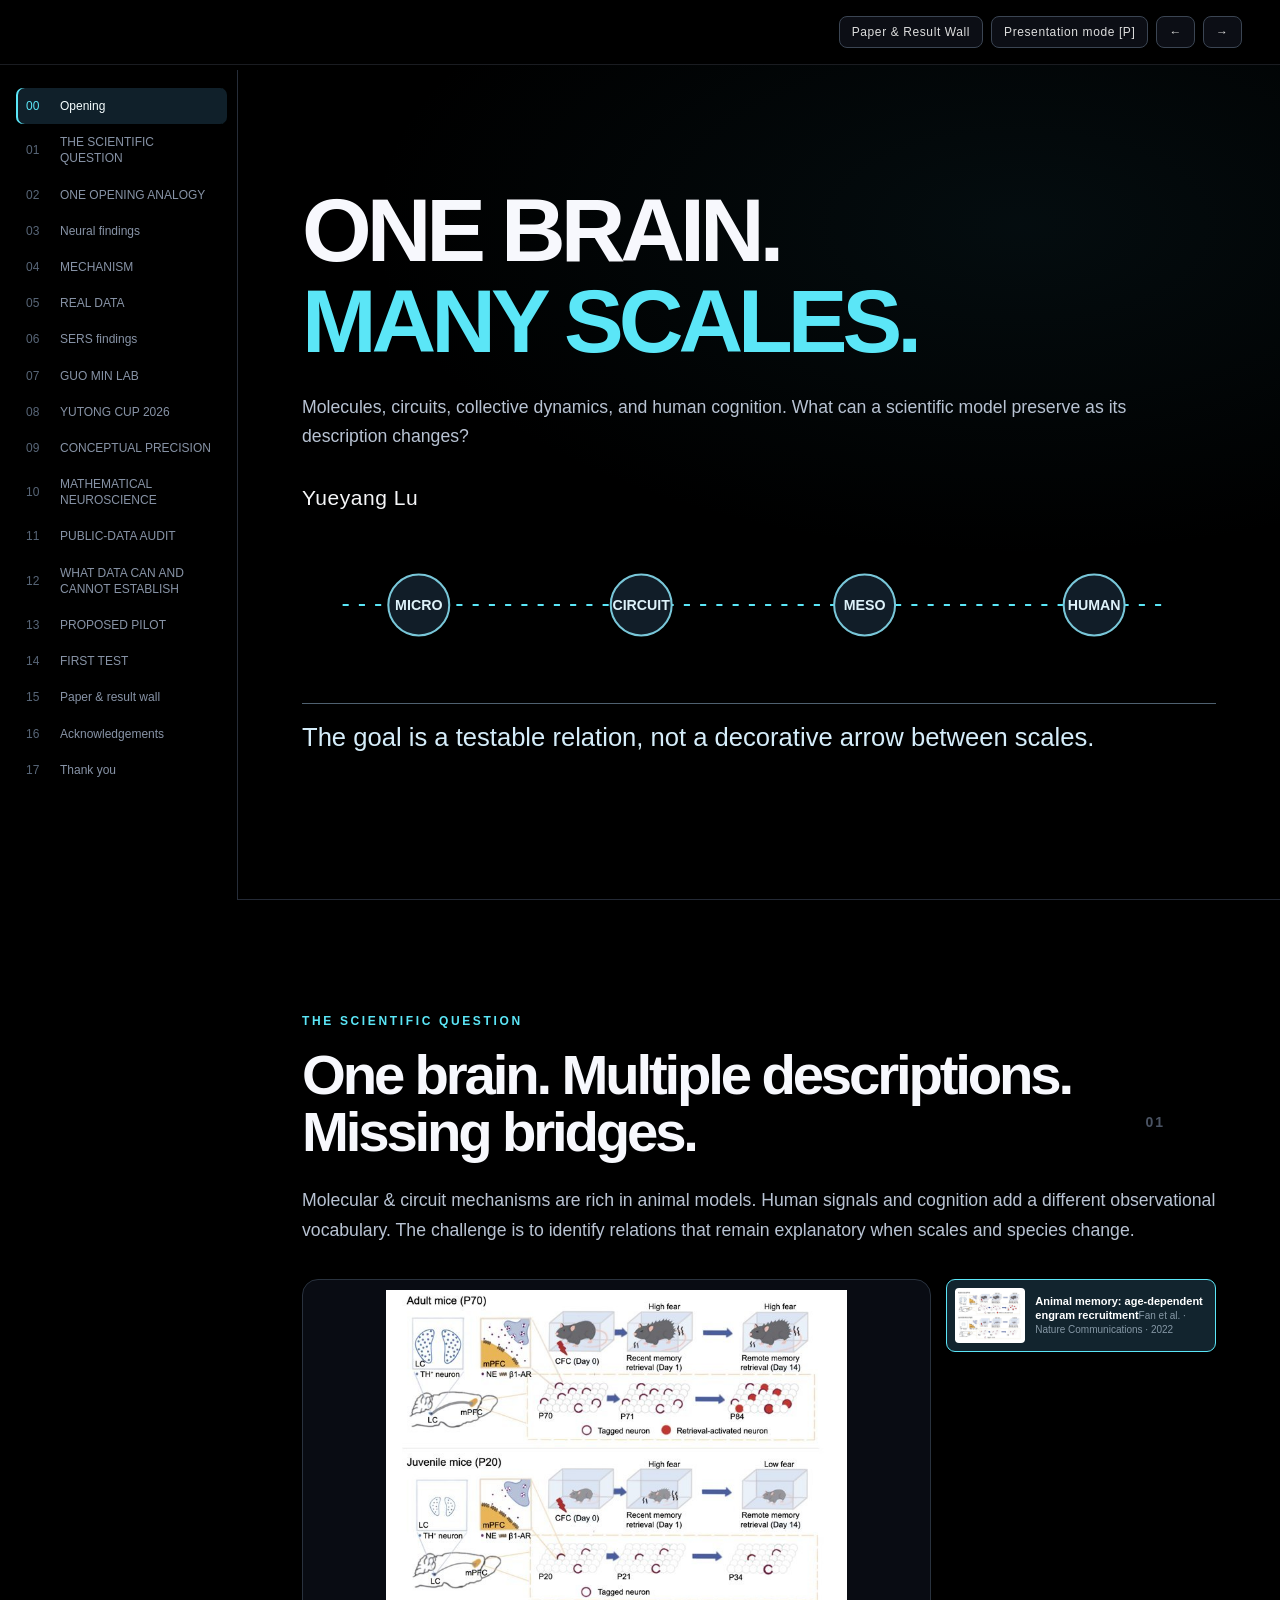
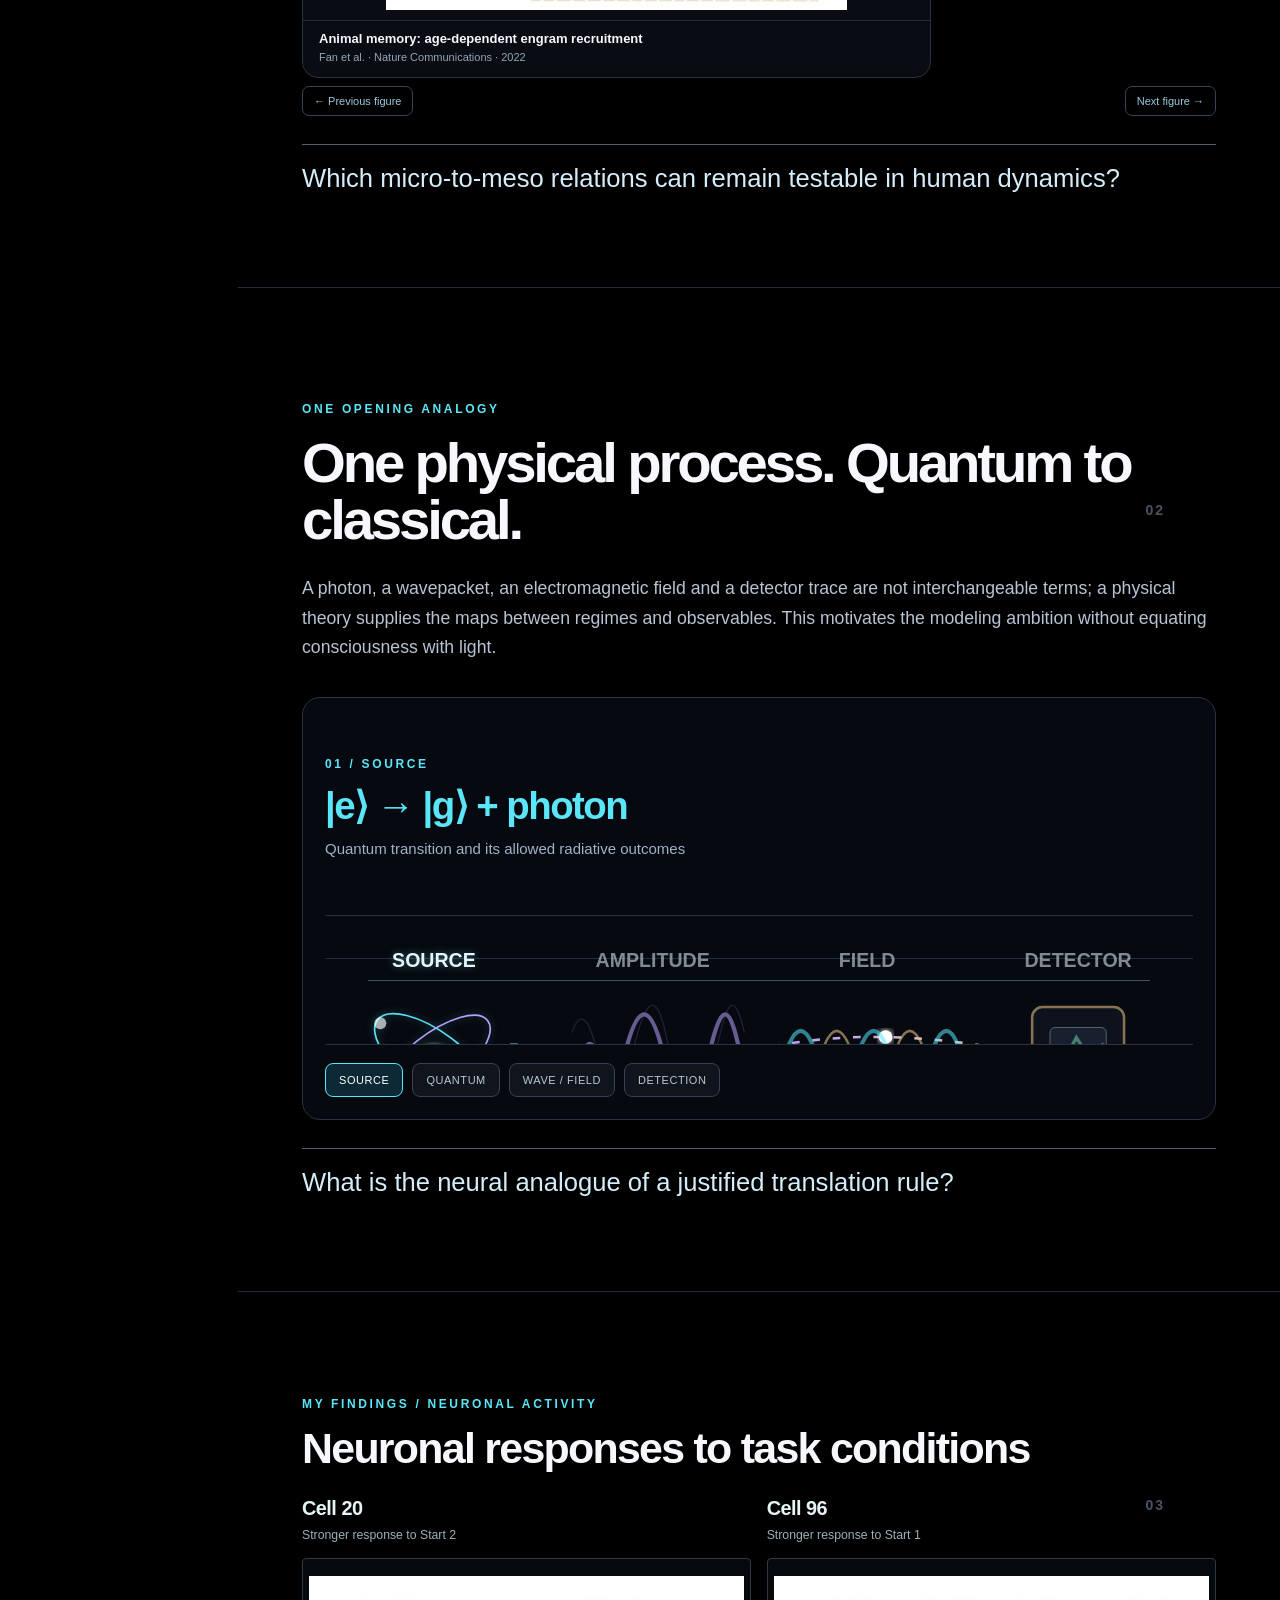
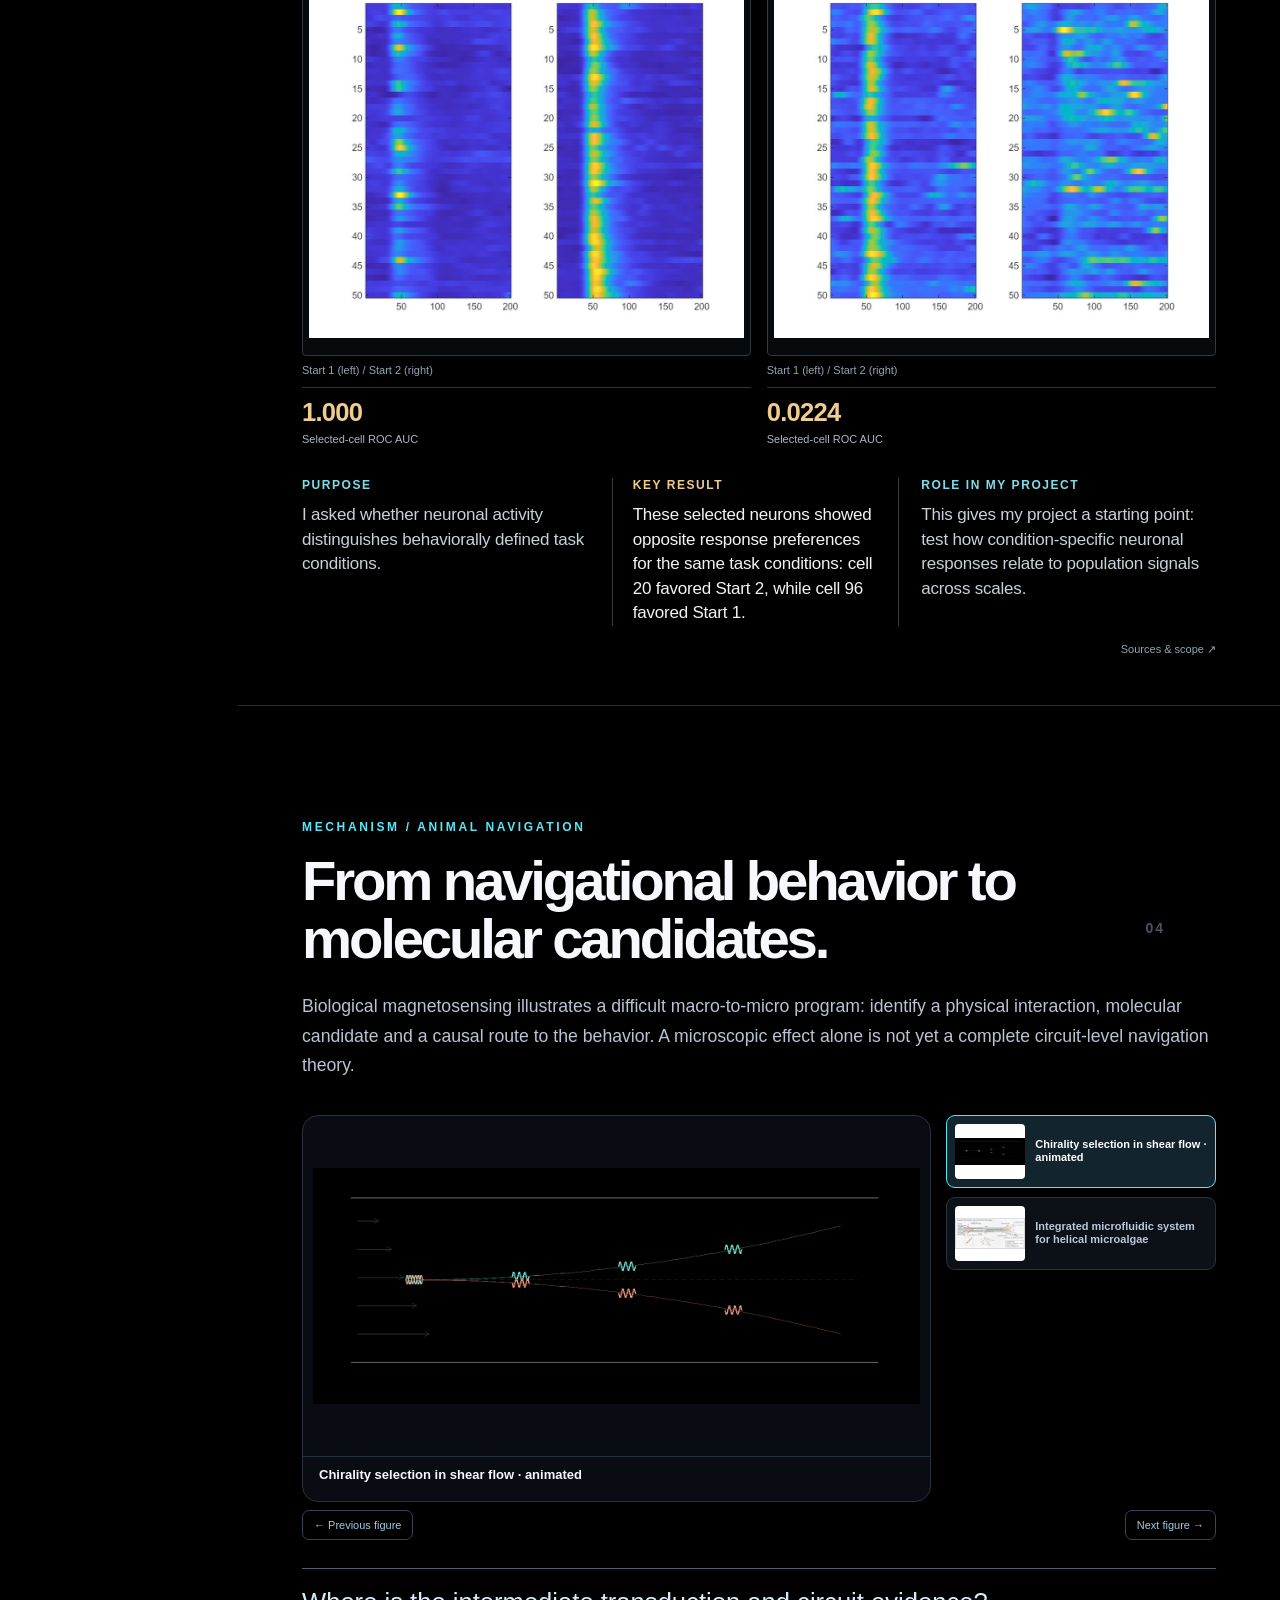
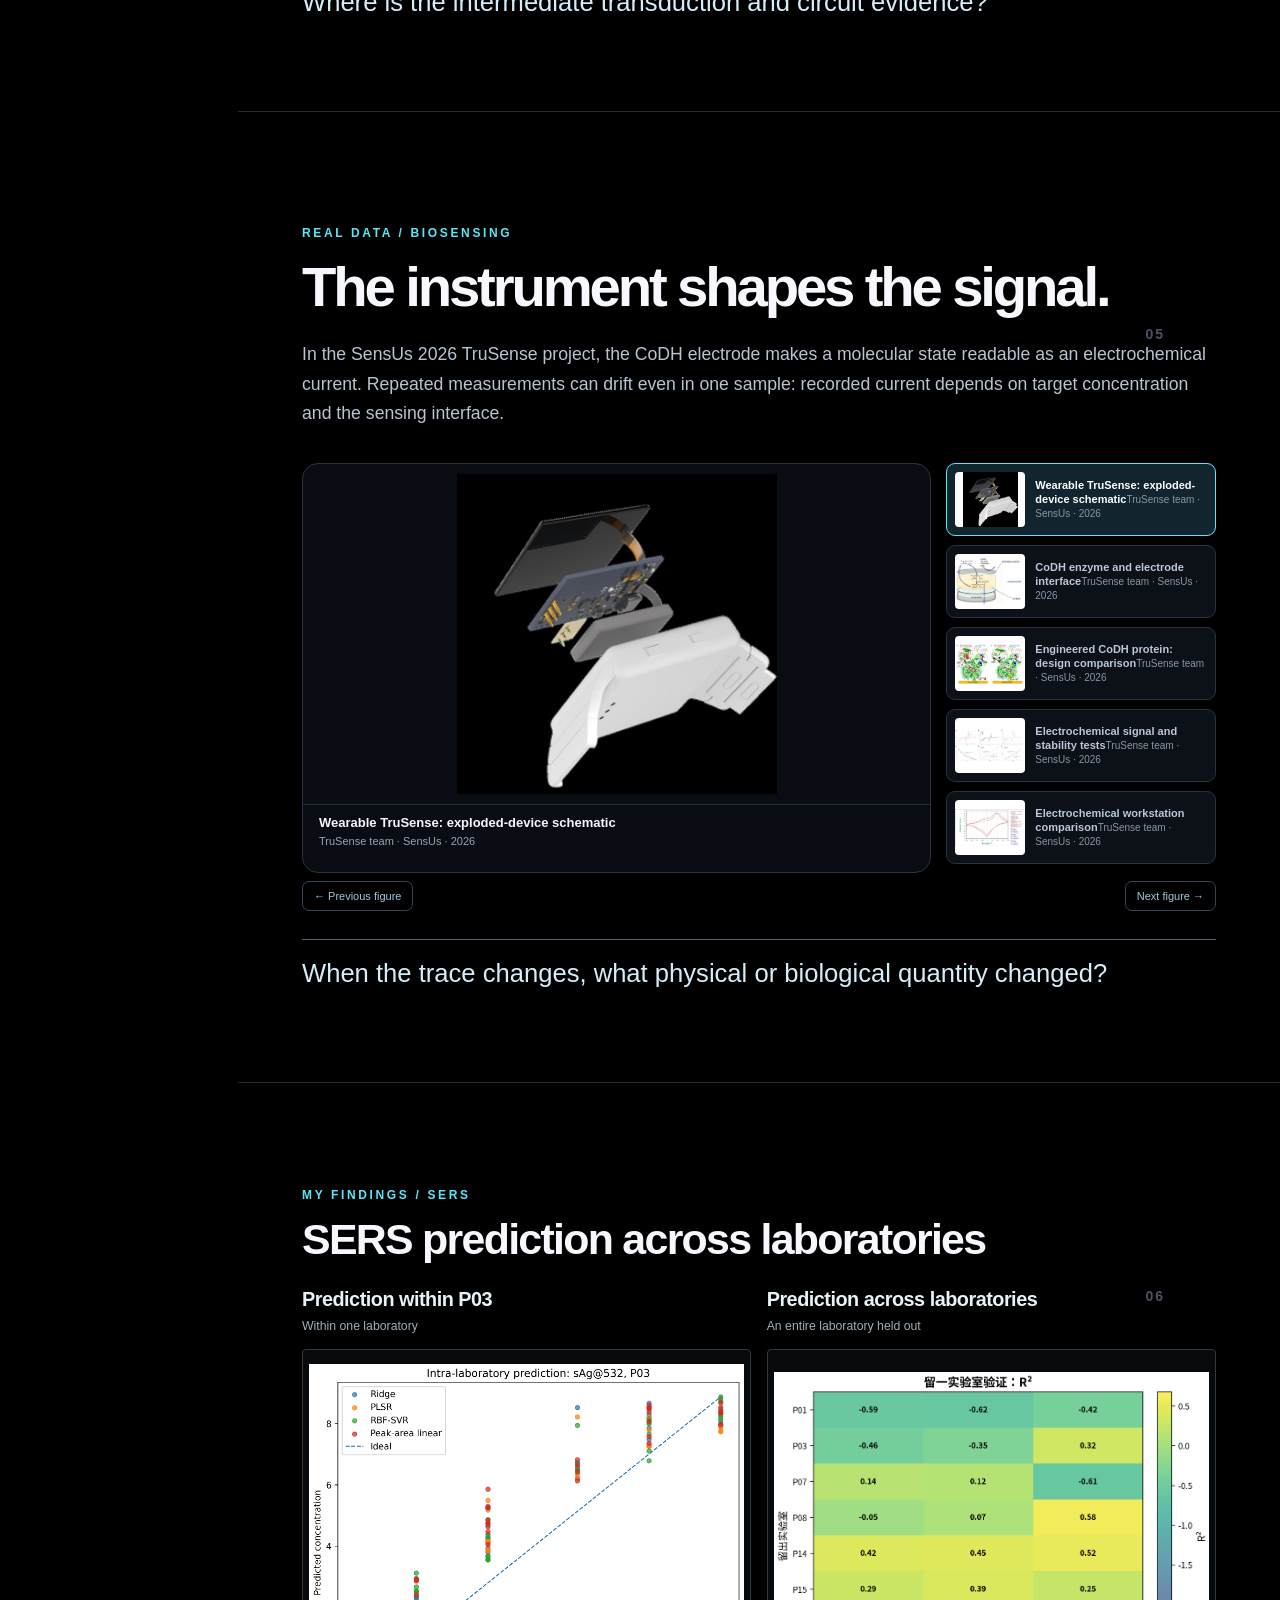
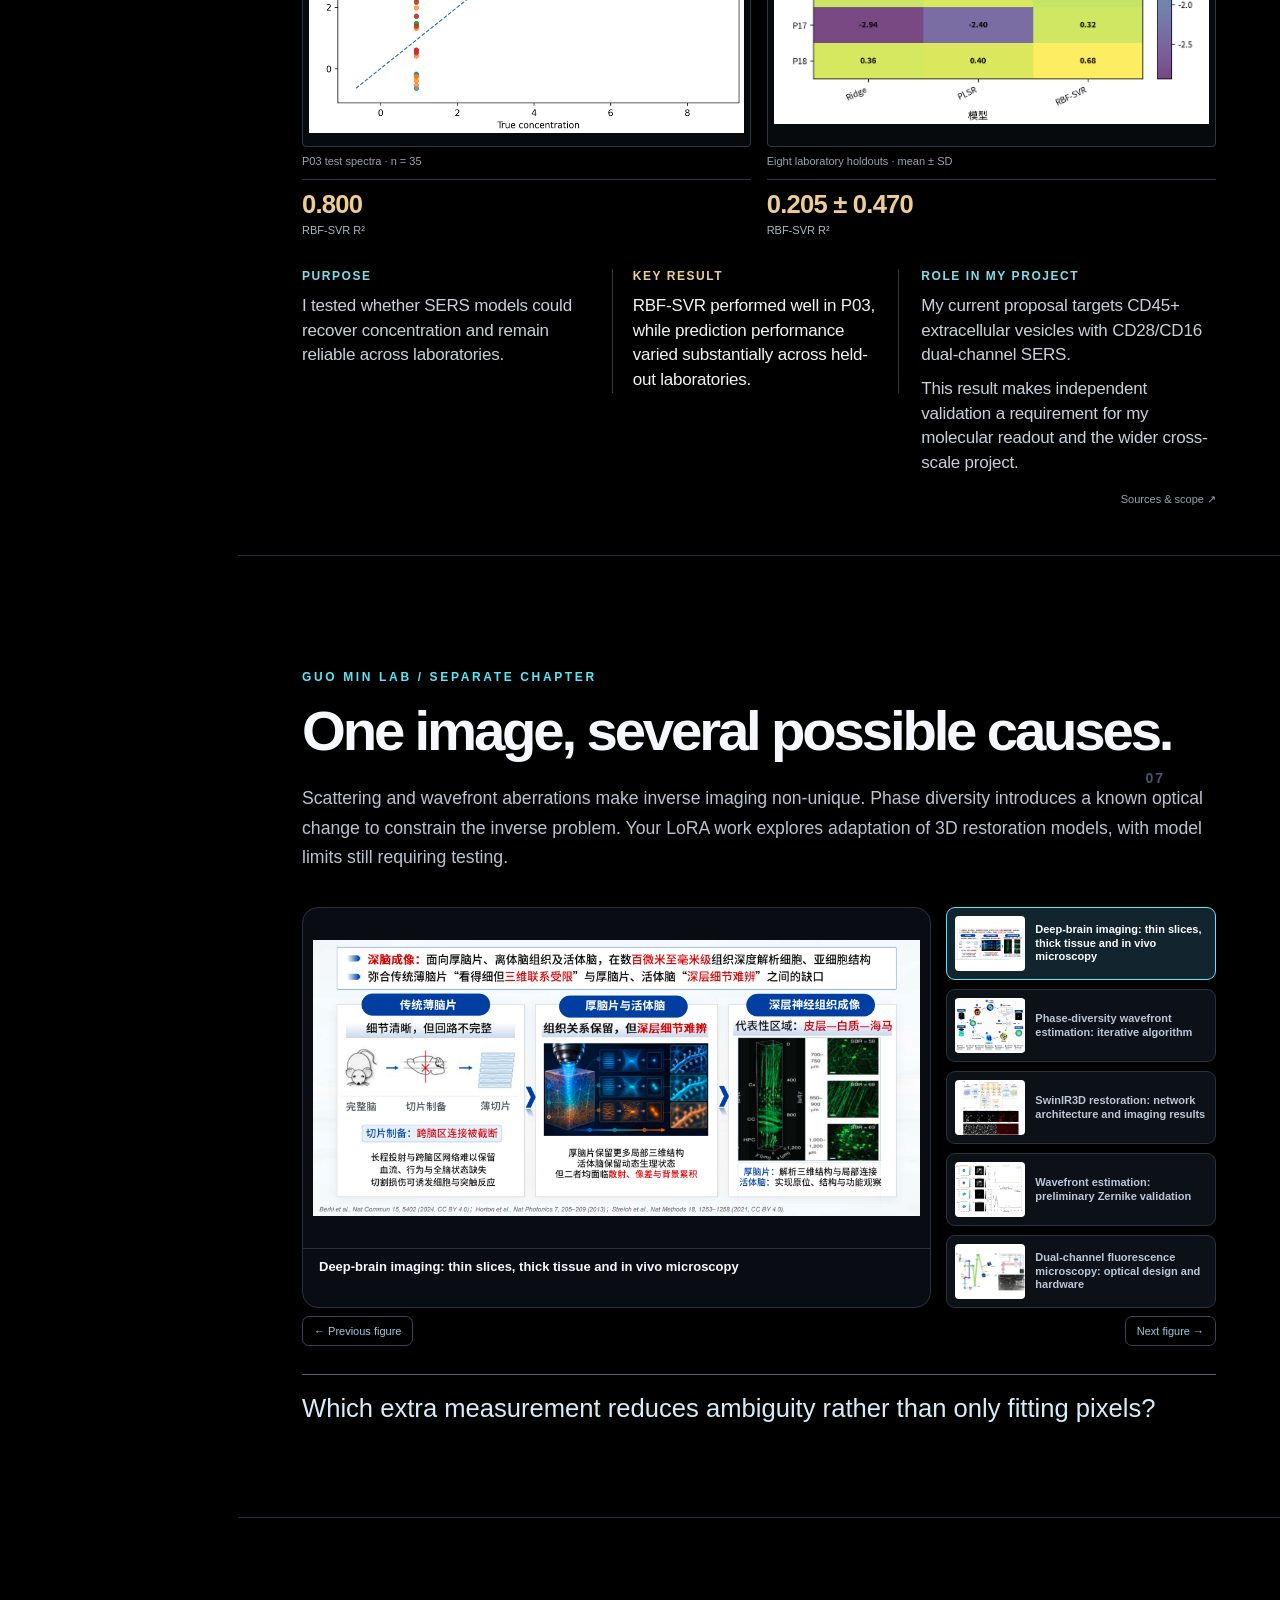
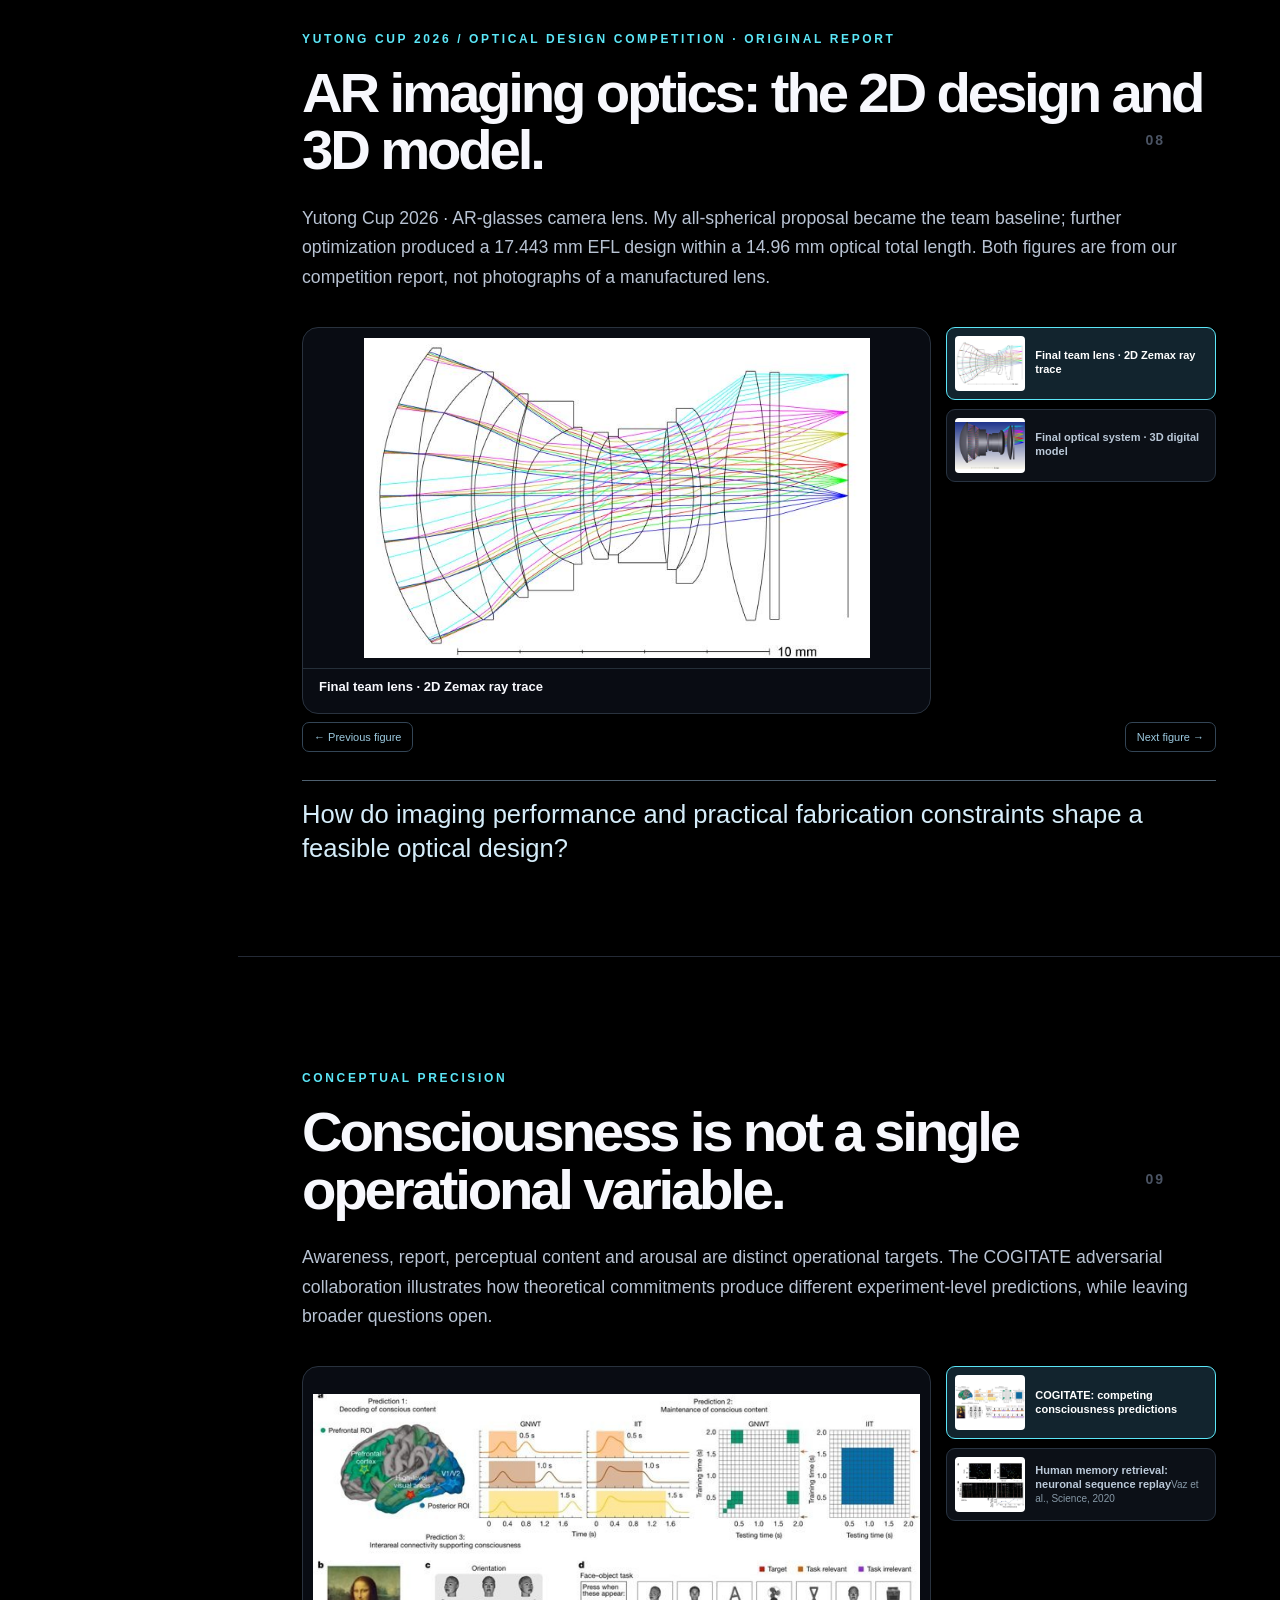
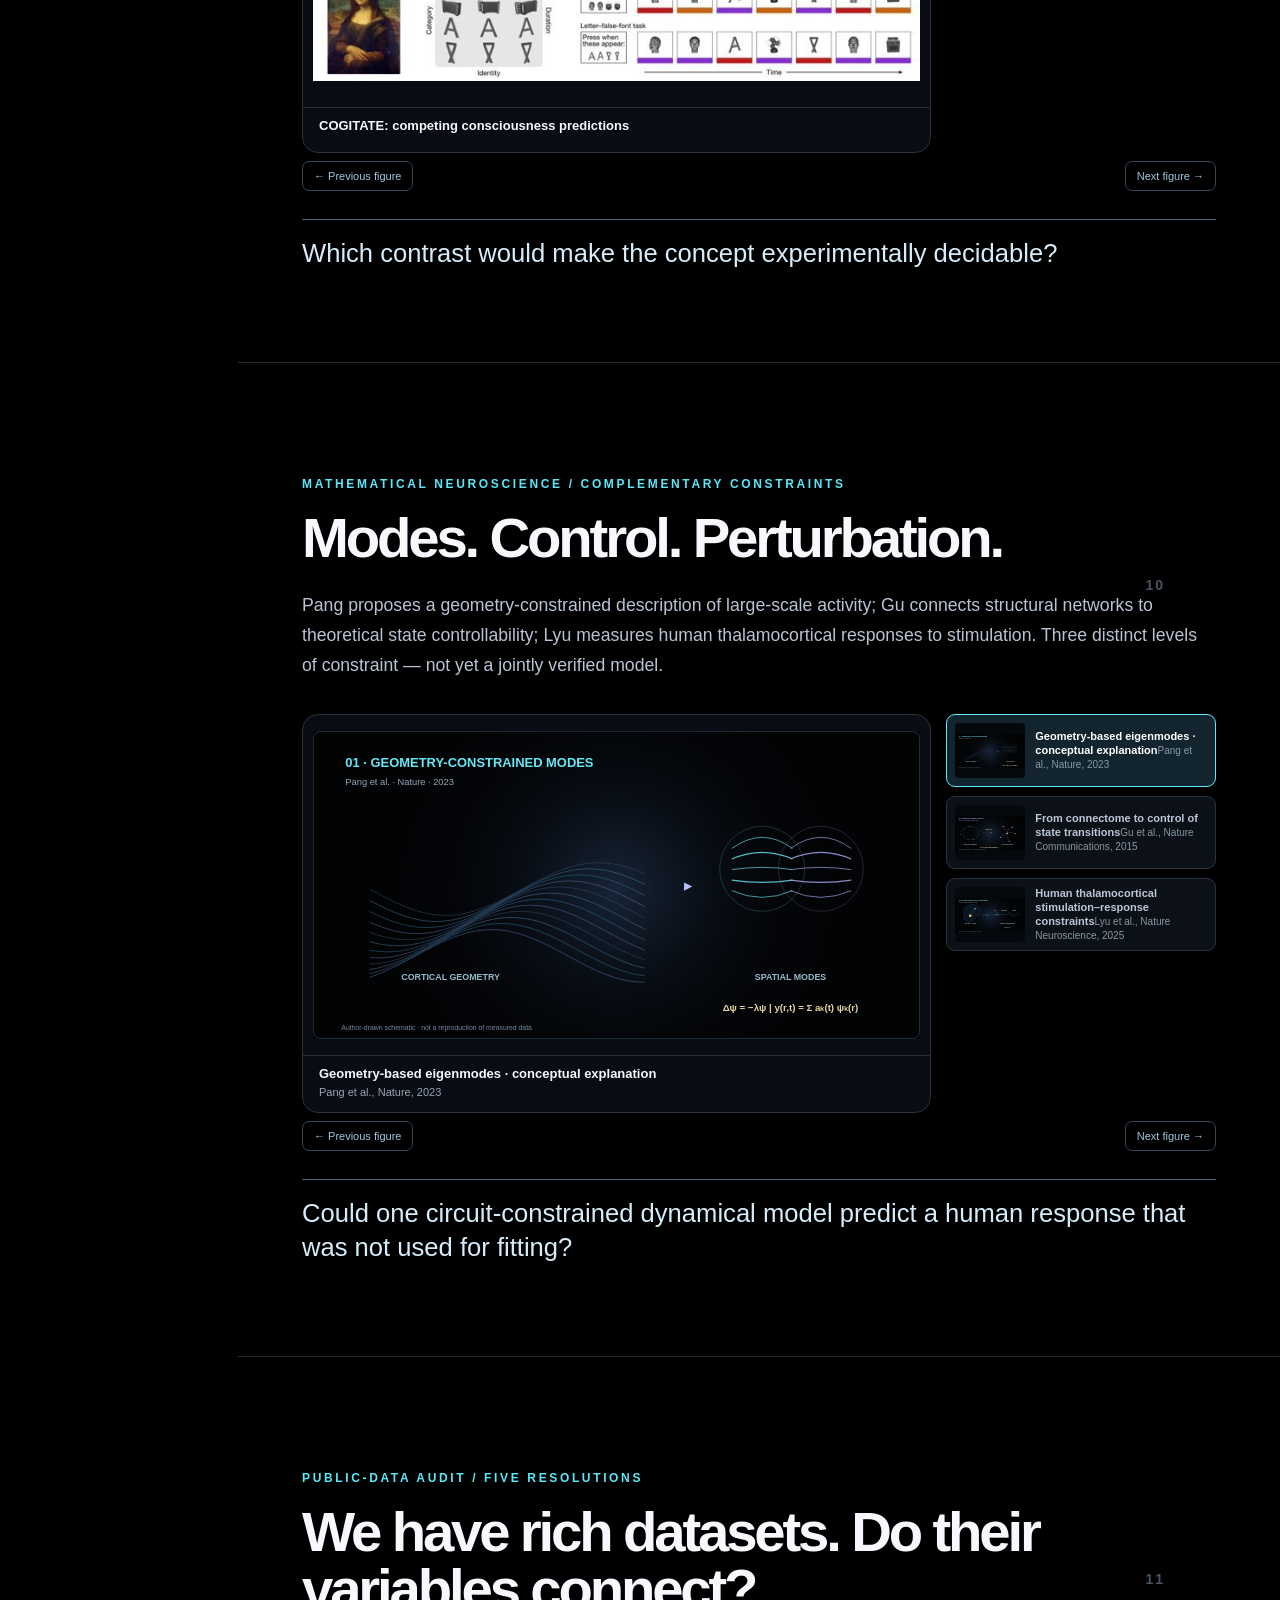
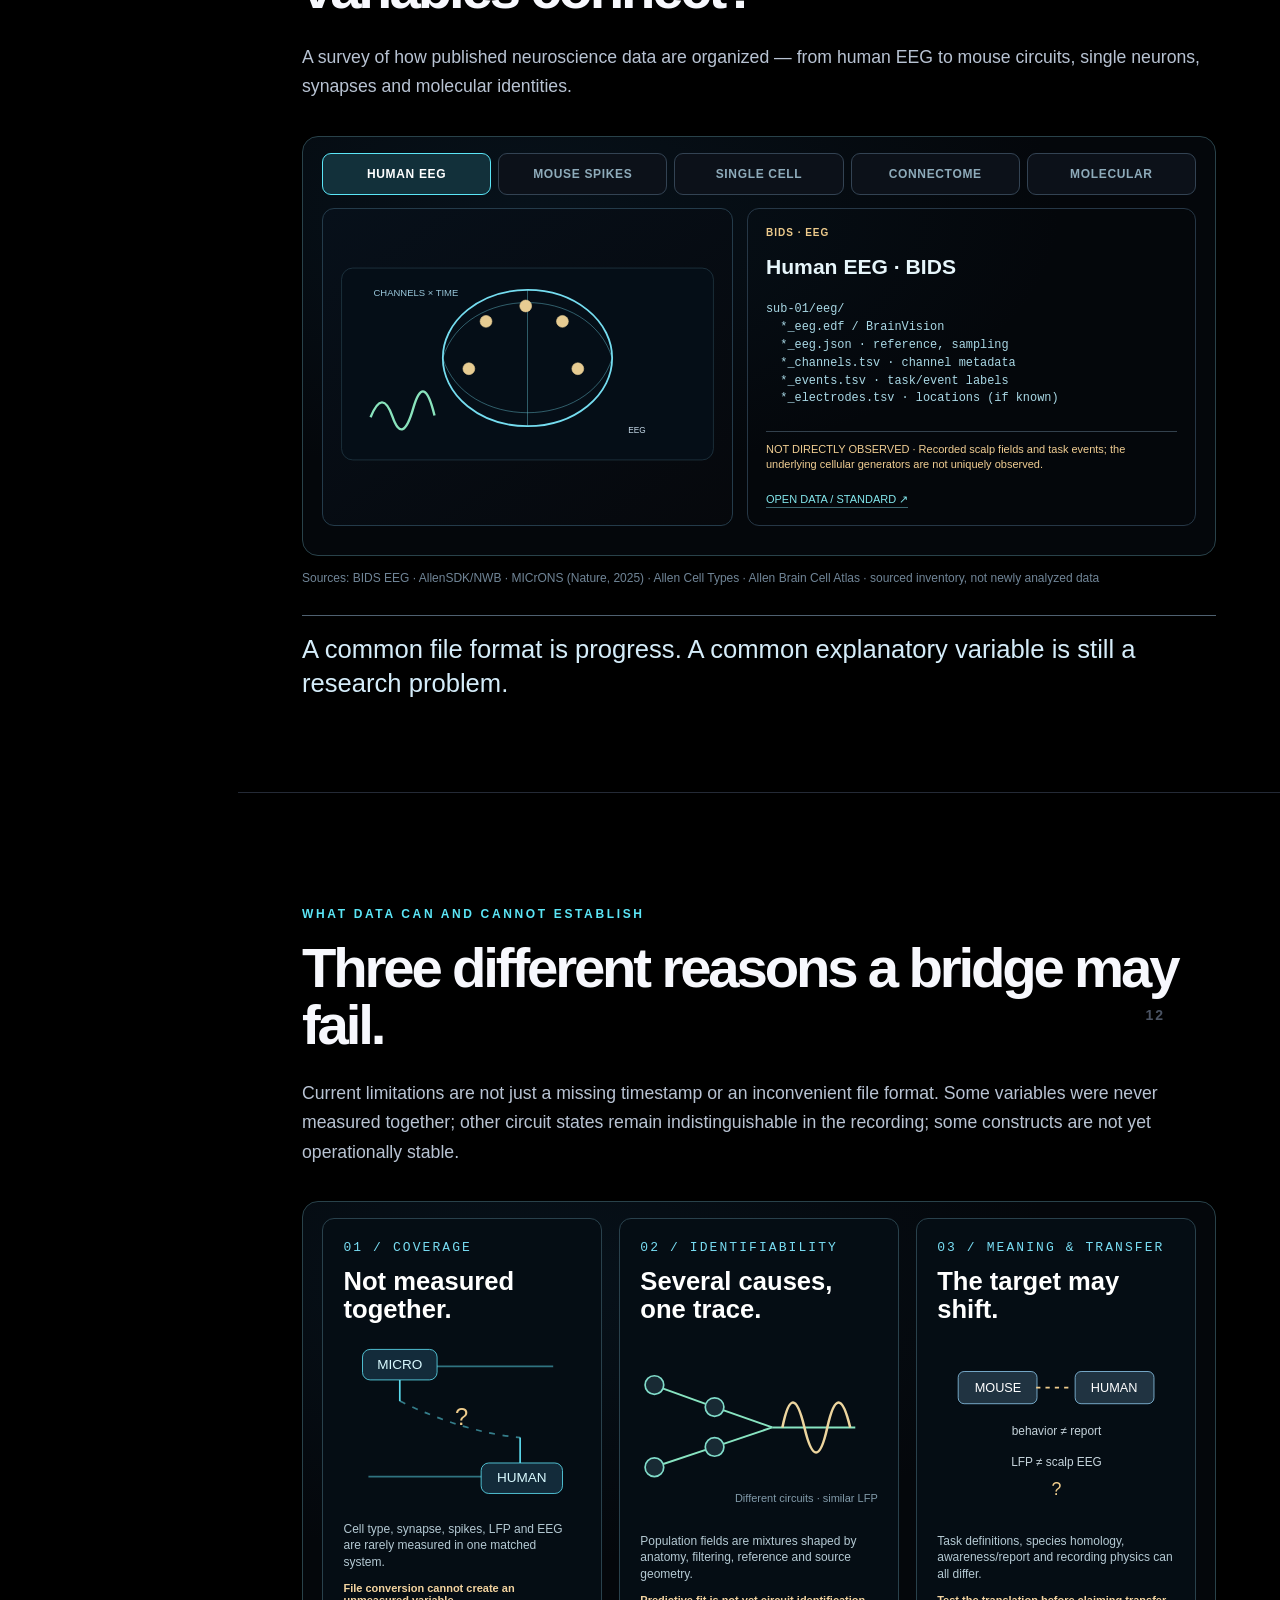
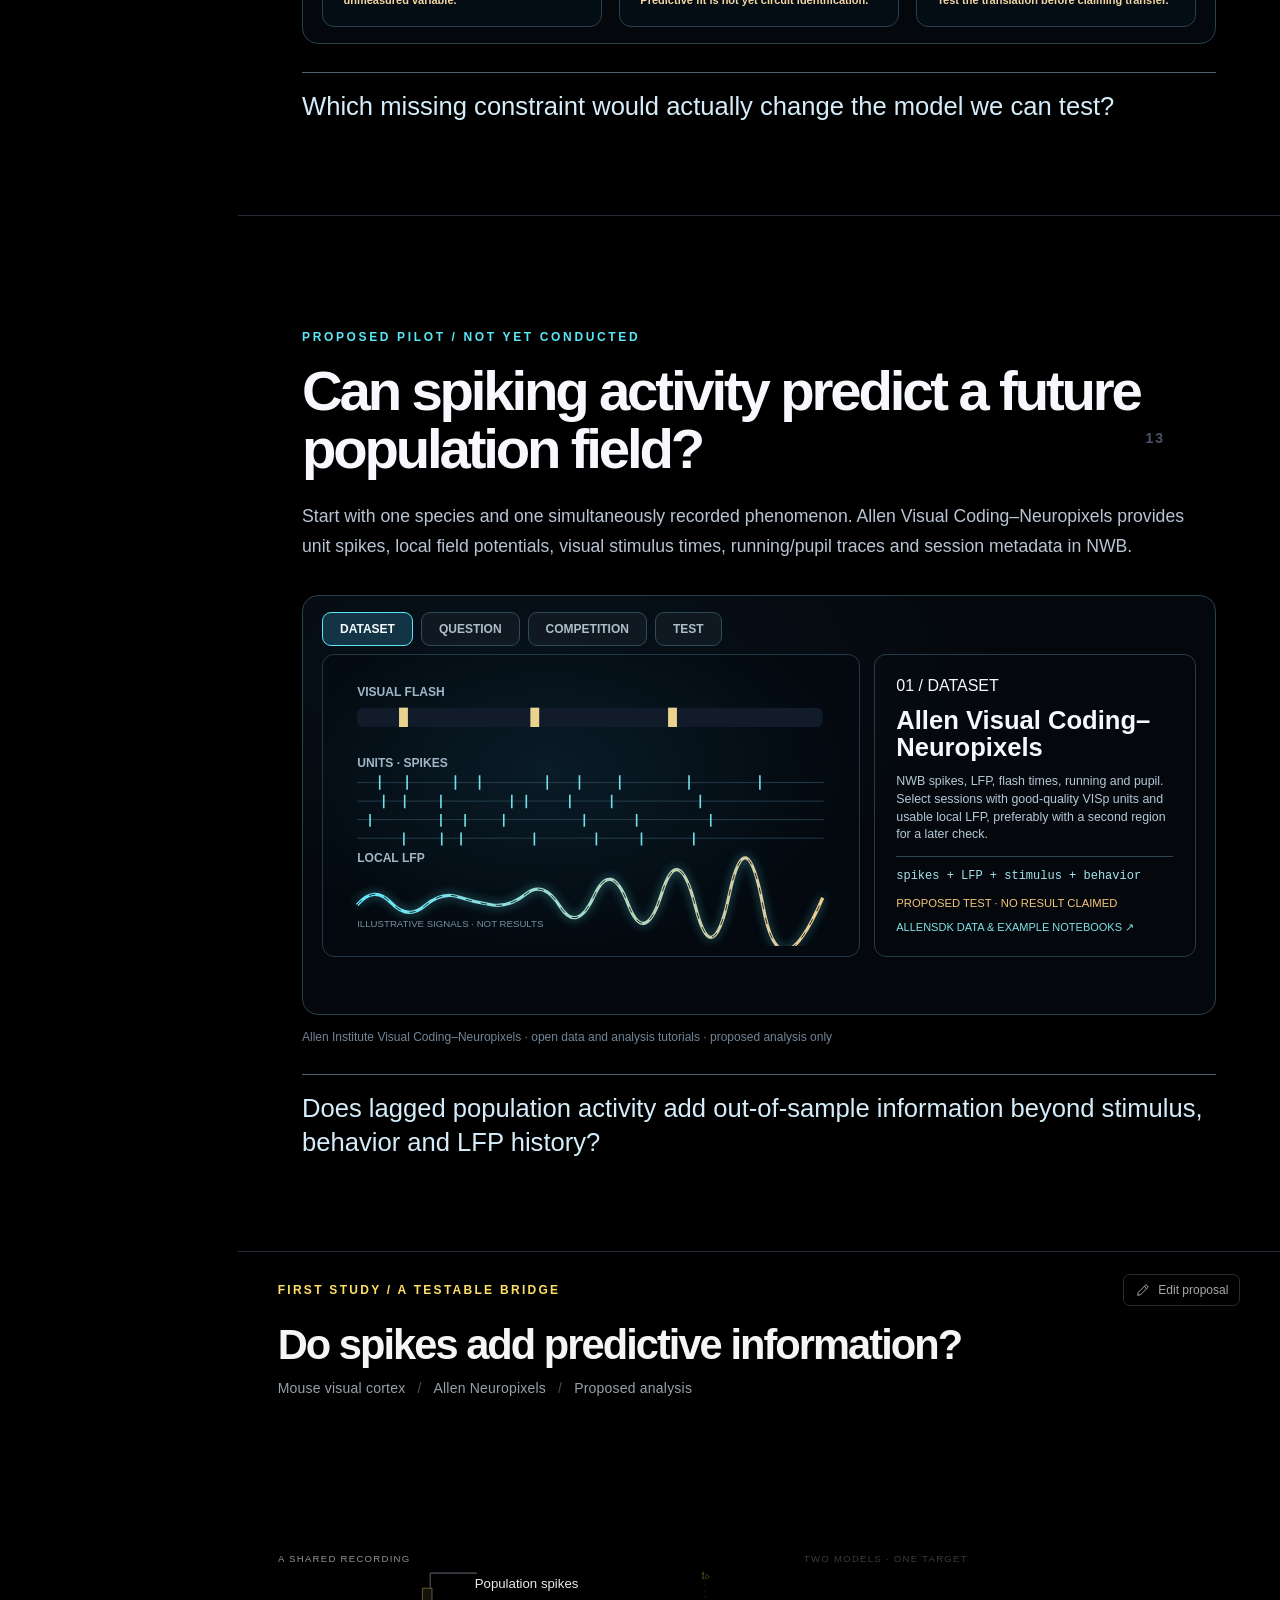
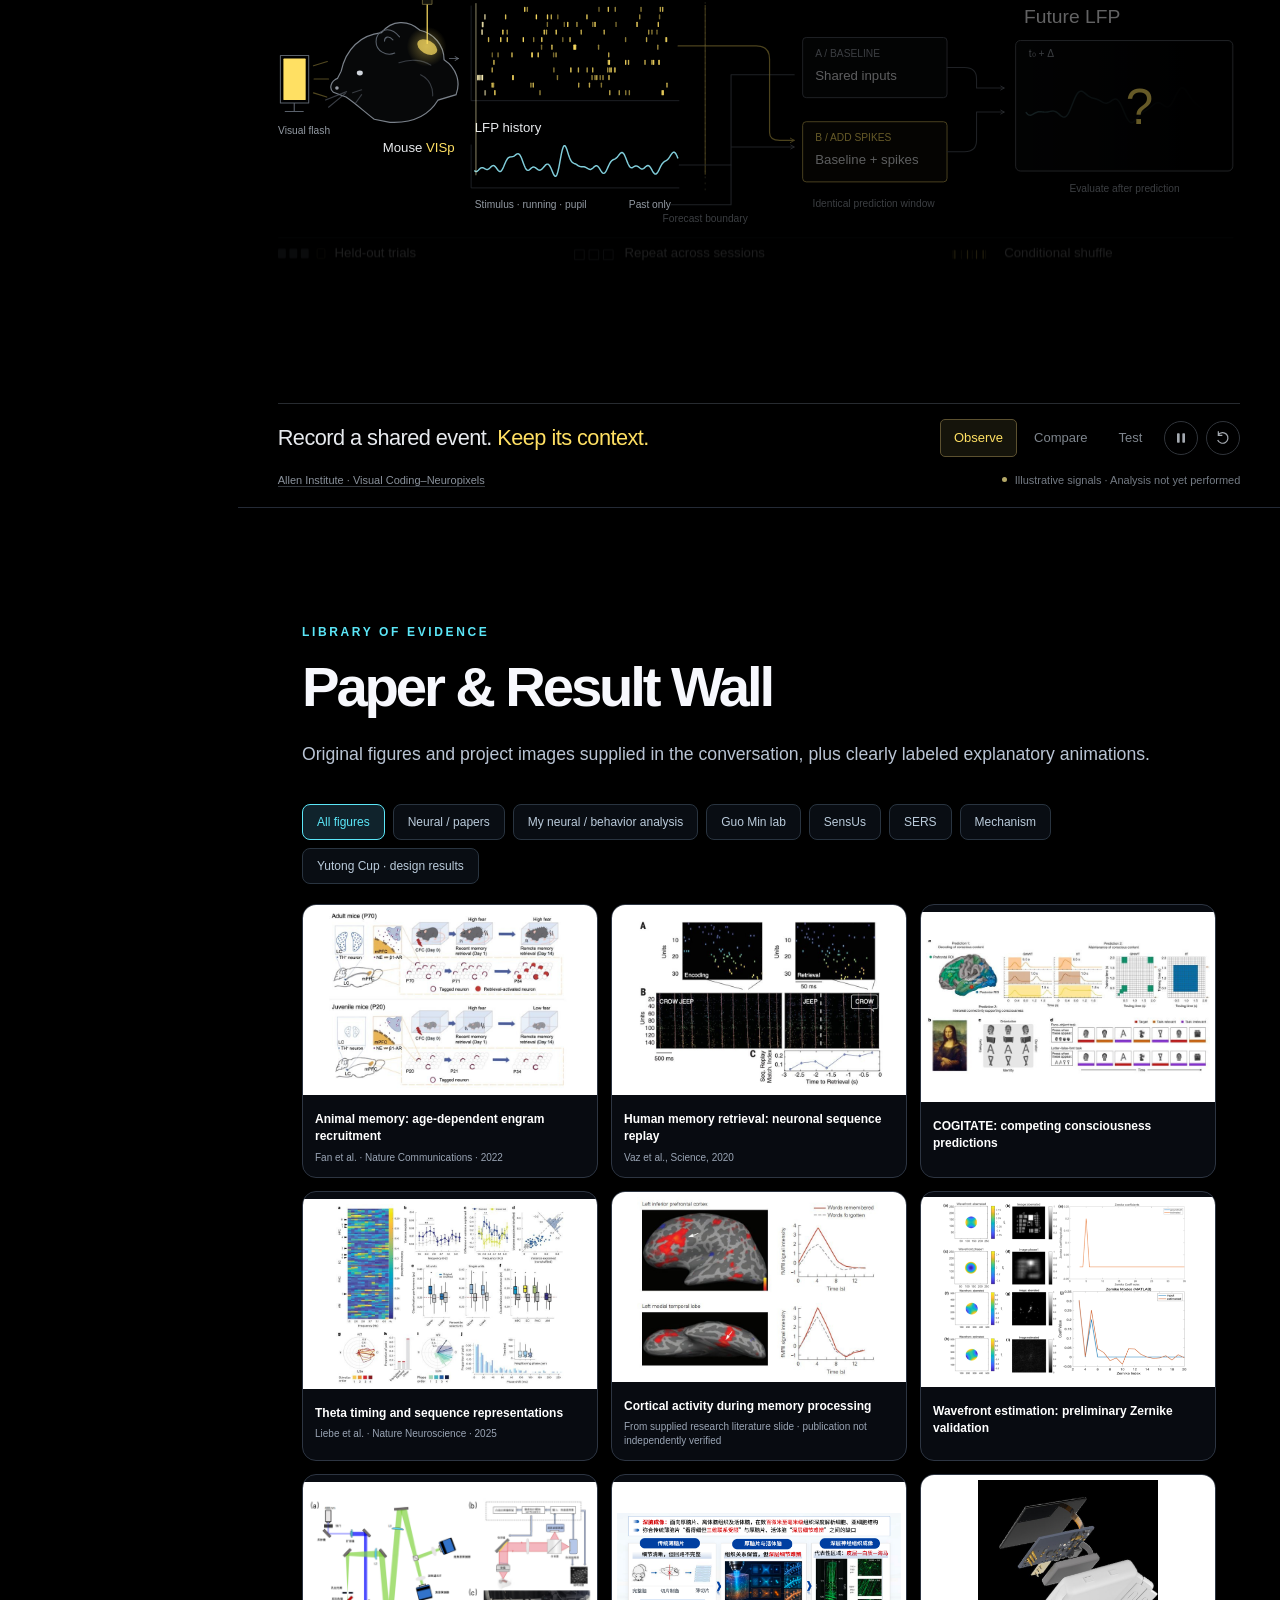
<file: docs/index.html>
<!doctype html><html lang="en" data-build="research-r9-modular"><head><meta charset="utf-8"/><meta name="viewport" content="width=device-width, initial-scale=1"/><meta name="color-scheme" content="dark"/>
<title>R9 selected-figures preview · ONE BRAIN / MANY SCALES · Data Audit & Research Pilot</title>
<meta name="description" content="An interactive research presentation on neural dynamics, multimodal measurement, and bridging scientific scales."/>
<link rel="stylesheet" href="./assets/css/main.css?v=r9-modular-20261120"><link rel="stylesheet" href="./assets/css/refinements.css?v=r9-modular-20261120">
<link rel="stylesheet" href="./assets/css/research.css?v=r9-modular-20261120">
</head><body>
<header class="site-top"><div class="controls"><button class="ctl" id="toWall">Paper & Result Wall</button><button class="ctl" id="present" title="Fit each chapter into a single slide-sized viewport">Presentation mode [P]</button><button class="ctl" id="prev">←</button><button class="ctl" id="next">→</button></div></header><nav id="sidebar" class="sidebar"><div id="sideitems"></div></nav><main id="main">
<section class="chapter hero" id="cover"><div class="slide-inner"><h1>ONE BRAIN.<br/><span style="color:var(--cyan)">MANY SCALES.</span></h1><p class="lead">Molecules, circuits, collective dynamics, and human cognition. What can a scientific model preserve as its description changes?</p><div class="meta"><span class="author-name">Yueyang Lu</span></div><div class="hero-svg"><svg viewBox="0 0 900 130" preserveAspectRatio="xMidYMid meet"><path d="M40 65H855" class="active-line"/><g fill="#111d28" stroke="#79c7d9" stroke-width="2"><circle cx="115" cy="65" r="30"/><circle cx="334" cy="65" r="30"/><circle cx="554" cy="65" r="30"/><circle cx="780" cy="65" r="30"/></g><g font-size="14" font-weight="800" fill="#def2fa" text-anchor="middle"><text x="115" y="70">MICRO</text><text x="334" y="70">CIRCUIT</text><text x="554" y="70">MESO</text><text x="780" y="70">HUMAN</text></g></svg></div><div class="question">The goal is a testable relation, not a decorative arrow between scales.</div></div></section>
<div id="chapters"></div>
<section class="chapter" id="wall"><div class="slide-inner"><span class="eyebrow">LIBRARY OF EVIDENCE</span><h2>Paper & Result Wall</h2><p class="lead">Original figures and project images supplied in the conversation, plus clearly labeled explanatory animations.</p><div class="wall-tools" id="filters"></div><div class="wall-grid" id="wallgrid"></div><div class="wall-pager hide" id="wallpager"><button class="mini" onclick="wallStep(-1)">Previous figures</button><span id="wallcounter"></span><button class="mini" onclick="wallStep(1)">Next figures</button></div></div></section>
<section class="chapter acknowledgements" id="acknowledgements" aria-label="Acknowledgements">
  <div class="slide-inner">
    <div class="eyebrow">ACKNOWLEDGEMENTS</div>
    <h2>With gratitude.</h2>
    <p class="ack-lead">This inquiry has been shaped by many people.</p>
    <div class="ack-visual">
      <svg viewBox="0 0 1600 610" preserveAspectRatio="xMidYMid meet" role="img" aria-labelledby="ack-svg-title ack-svg-desc">
        <title id="ack-svg-title">Acknowledgements to mentors, research groups, collaborators and presentation support</title>
        <desc id="ack-svg-desc">With gratitude to the faculty and senior members of the Han Xu, Can Xie, Sailing He, Min Guo, Hailan Hu, Dian Lyu and Shi Gu labs for their help and guidance. Thanks to CO-LAB members, Yutong Cup teammates, the TruSense team and Star Plan peers for collective contributions to the ideas and conclusions presented here. ChatGPT assisted with presentation planning, visual design and implementation.</desc>
        <defs>
          <radialGradient id="ack-cyan-glow"><stop offset="0" stop-color="#5be6f7" stop-opacity=".15"/><stop offset=".5" stop-color="#5be6f7" stop-opacity=".035"/><stop offset="1" stop-color="#5be6f7" stop-opacity="0"/></radialGradient>
          <linearGradient id="ack-ring-gradient" x1="0" y1="0" x2="1" y2="1"><stop stop-color="#6ad8e8"/><stop offset=".45" stop-color="#6e929e"/><stop offset="1" stop-color="#eecb8c"/></linearGradient>
        </defs>
        <text x="35" y="42" class="ack-head">GUIDANCE &amp; MENTORSHIP</text>
        <text x="35" y="74" class="ack-note">Faculty and senior lab members</text>
        <text x="1137" y="42" class="ack-head ack-head-peers">IDEAS SHAPED TOGETHER</text>
        <text x="1137" y="74" class="ack-note">Colleagues &amp; teammates</text>

        <g aria-hidden="true">
          <!-- Light traces denote shared support, not scientific causality. -->
          <path class="ack-path" d="M508 123C614 123 603 300 682 300"/>
          <path class="ack-path" d="M508 178C625 178 608 300 682 300"/>
          <path class="ack-path" d="M508 233C635 233 610 300 682 300"/>
          <path class="ack-path" d="M508 288C615 288 620 300 682 300"/>
          <path class="ack-path" d="M508 343C635 343 610 300 682 300"/>
          <path class="ack-path" d="M508 398C625 398 608 300 682 300"/>
          <path class="ack-path" d="M508 453C614 453 603 300 682 300"/>
          <path class="ack-link-flow" pathLength="100" style="animation-delay:-.4s" d="M508 123C614 123 603 300 682 300"/>
          <path class="ack-link-flow" pathLength="100" style="animation-delay:-1.5s" d="M508 178C625 178 608 300 682 300"/>
          <path class="ack-link-flow" pathLength="100" style="animation-delay:-2.6s" d="M508 233C635 233 610 300 682 300"/>
          <path class="ack-link-flow" pathLength="100" style="animation-delay:-3.7s" d="M508 288C615 288 620 300 682 300"/>
          <path class="ack-link-flow" pathLength="100" style="animation-delay:-4.8s" d="M508 343C635 343 610 300 682 300"/>
          <path class="ack-link-flow" pathLength="100" style="animation-delay:-5.9s" d="M508 398C625 398 608 300 682 300"/>
          <path class="ack-link-flow" pathLength="100" style="animation-delay:-7s" d="M508 453C614 453 603 300 682 300"/>

          <path class="ack-path ack-peer-path" d="M1108 151C1003 151 1012 300 918 300"/>
          <path class="ack-path ack-peer-path" d="M1108 241C1008 241 1007 300 918 300"/>
          <path class="ack-path ack-peer-path" d="M1108 331C1008 331 1007 300 918 300"/>
          <path class="ack-path ack-peer-path" d="M1108 421C1003 421 1012 300 918 300"/>
          <path class="ack-link-flow ack-peer-flow" pathLength="100" style="animation-delay:-.9s" d="M1108 151C1003 151 1012 300 918 300"/>
          <path class="ack-link-flow ack-peer-flow" pathLength="100" style="animation-delay:-3.1s" d="M1108 241C1008 241 1007 300 918 300"/>
          <path class="ack-link-flow ack-peer-flow" pathLength="100" style="animation-delay:-5.3s" d="M1108 331C1008 331 1007 300 918 300"/>
          <path class="ack-link-flow ack-peer-flow" pathLength="100" style="animation-delay:-7.5s" d="M1108 421C1003 421 1012 300 918 300"/>
        </g>

        <g class="ack-labs">
          <text x="35" y="132" class="ack-name">Han Xu <tspan class="ack-lab-tag">Lab</tspan></text>
          <text x="35" y="187" class="ack-name">Can Xie <tspan class="ack-lab-tag">Lab</tspan></text>
          <text x="35" y="242" class="ack-name">Sailing He <tspan class="ack-lab-tag">Lab</tspan></text>
          <text x="35" y="297" class="ack-name">Min Guo <tspan class="ack-lab-tag">Lab</tspan></text>
          <text x="35" y="352" class="ack-name">Hailan Hu <tspan class="ack-lab-tag">Lab</tspan></text>
          <text x="35" y="407" class="ack-name">Dian Lyu <tspan class="ack-lab-tag">Lab</tspan></text>
          <text x="35" y="462" class="ack-name">Shi Gu <tspan class="ack-lab-tag">Lab</tspan></text>
          <g fill="#78ddeb"><circle cx="508" cy="123" r="4"/><circle cx="508" cy="178" r="4"/><circle cx="508" cy="233" r="4"/><circle cx="508" cy="288" r="4"/><circle cx="508" cy="343" r="4"/><circle cx="508" cy="398" r="4"/><circle cx="508" cy="453" r="4"/></g>
          <circle class="ack-node-halo" cx="508" cy="123" r="9"/><circle class="ack-node-halo" cx="508" cy="288" r="9" style="animation-delay:-1.8s"/><circle class="ack-node-halo" cx="508" cy="453" r="9" style="animation-delay:-3.6s"/>
          <text x="35" y="503" class="ack-note">For your help, patience and guidance.</text>
        </g>

        <g aria-hidden="true">
          <circle cx="800" cy="300" r="195" fill="url(#ack-cyan-glow)" class="ack-core-glow"/>
          <circle cx="800" cy="300" r="146" fill="none" stroke="#35515e" stroke-width=".8" opacity=".55"/>
          <circle cx="800" cy="300" r="118" fill="#000" stroke="url(#ack-ring-gradient)" stroke-width="1.3"/>
          <circle cx="800" cy="300" r="105" fill="none" stroke="#24353d" stroke-width=".7"/>
          <g class="ack-orbit"><circle cx="800" cy="300" r="146" fill="none" stroke="#5d99a8" stroke-width="1.2" stroke-dasharray="2 30" opacity=".5"/><circle cx="800" cy="154" r="4.5" fill="#8de5ec"/><circle cx="800" cy="446" r="4.5" fill="#e8c78e"/><circle cx="654" cy="300" r="2.5" fill="#7199ac"/><circle cx="946" cy="300" r="2.5" fill="#a19d83"/></g>
        </g>
        <text x="800" y="291" class="ack-hub-title">Shared</text>
        <text x="800" y="335" class="ack-hub-title ack-hub-gold">inquiry</text>

        <g class="ack-peers">
          <g fill="#eecb8c"><circle cx="1108" cy="151" r="4"/><circle cx="1108" cy="241" r="4"/><circle cx="1108" cy="331" r="4"/><circle cx="1108" cy="421" r="4"/></g>
          <text x="1137" y="160" class="ack-name">CO-LAB members</text>
          <text x="1137" y="188" class="ack-peer-note">Student-led discussion group</text>
          <text x="1137" y="250" class="ack-name">Yutong Cup teammates</text>
          <text x="1137" y="340" class="ack-name">TruSense team</text>
          <text x="1137" y="430" class="ack-name">Star Plan peers</text>
          <text x="1137" y="480" class="ack-note">For collective contributions to the ideas</text>
          <text x="1137" y="507" class="ack-note">and conclusions presented here.</text>
        </g>

        <path d="M35 544H1565" stroke="#222c34" stroke-width="1"/>
        <g transform="translate(350 579)">
          <path d="M0-15h31v22H13l-8 7V7H0z" fill="none" stroke="#738993" stroke-width="1.4" stroke-linejoin="round"/>
          <g fill="#8cc9d2"><circle cx="8" cy="-4" r="1.7"/><circle cx="15.5" cy="-4" r="1.7"/><circle cx="23" cy="-4" r="1.7"/></g>
          <text x="49" y="4" class="ack-support-name">ChatGPT</text>
          <path d="M174-15V9" stroke="#39434b" stroke-width="1"/>
          <text x="198" y="3" class="ack-support">Presentation planning, visual design &amp; implementation</text>
        </g>
      </svg>
    </div>
  </div>
</section>

<section class="chapter closing" id="closing"><div class="slide-inner closing-content">
<div class="eyebrow">STAR PLAN · ANNUAL RESEARCH REVIEW</div>
<div class="closing-symbol" aria-hidden="true"><span></span><span></span><span></span><span></span></div>
<h2>Thank you for your attention.</h2>
<p>I welcome your questions, comments, and suggestions.</p>

</div></section>
</main>
<div class="modal" id="modal"><button class="close" id="close">Close ×</button><figure><img id="large" alt="Expanded scientific figure"/><figcaption id="largecap"></figcaption></figure></div>
<script src="./data/site-data.js?v=r9-modular-20261120"></script><script src="./data/research-content.js?v=r9-modular-20261120"></script>
<script src="./assets/js/research-pages.js?v=r9-modular-20261120"></script>
<script src="./assets/js/app.js?v=r9-modular-20261120"></script>

<!-- NB7_VISUAL_BRIDGE:BEGIN -->
<script src="./assets/js/bridge-v7-runtime.js?v=r9-modular-20261120"></script>
<!-- NB7_VISUAL_BRIDGE:END -->

</body></html>
</file>
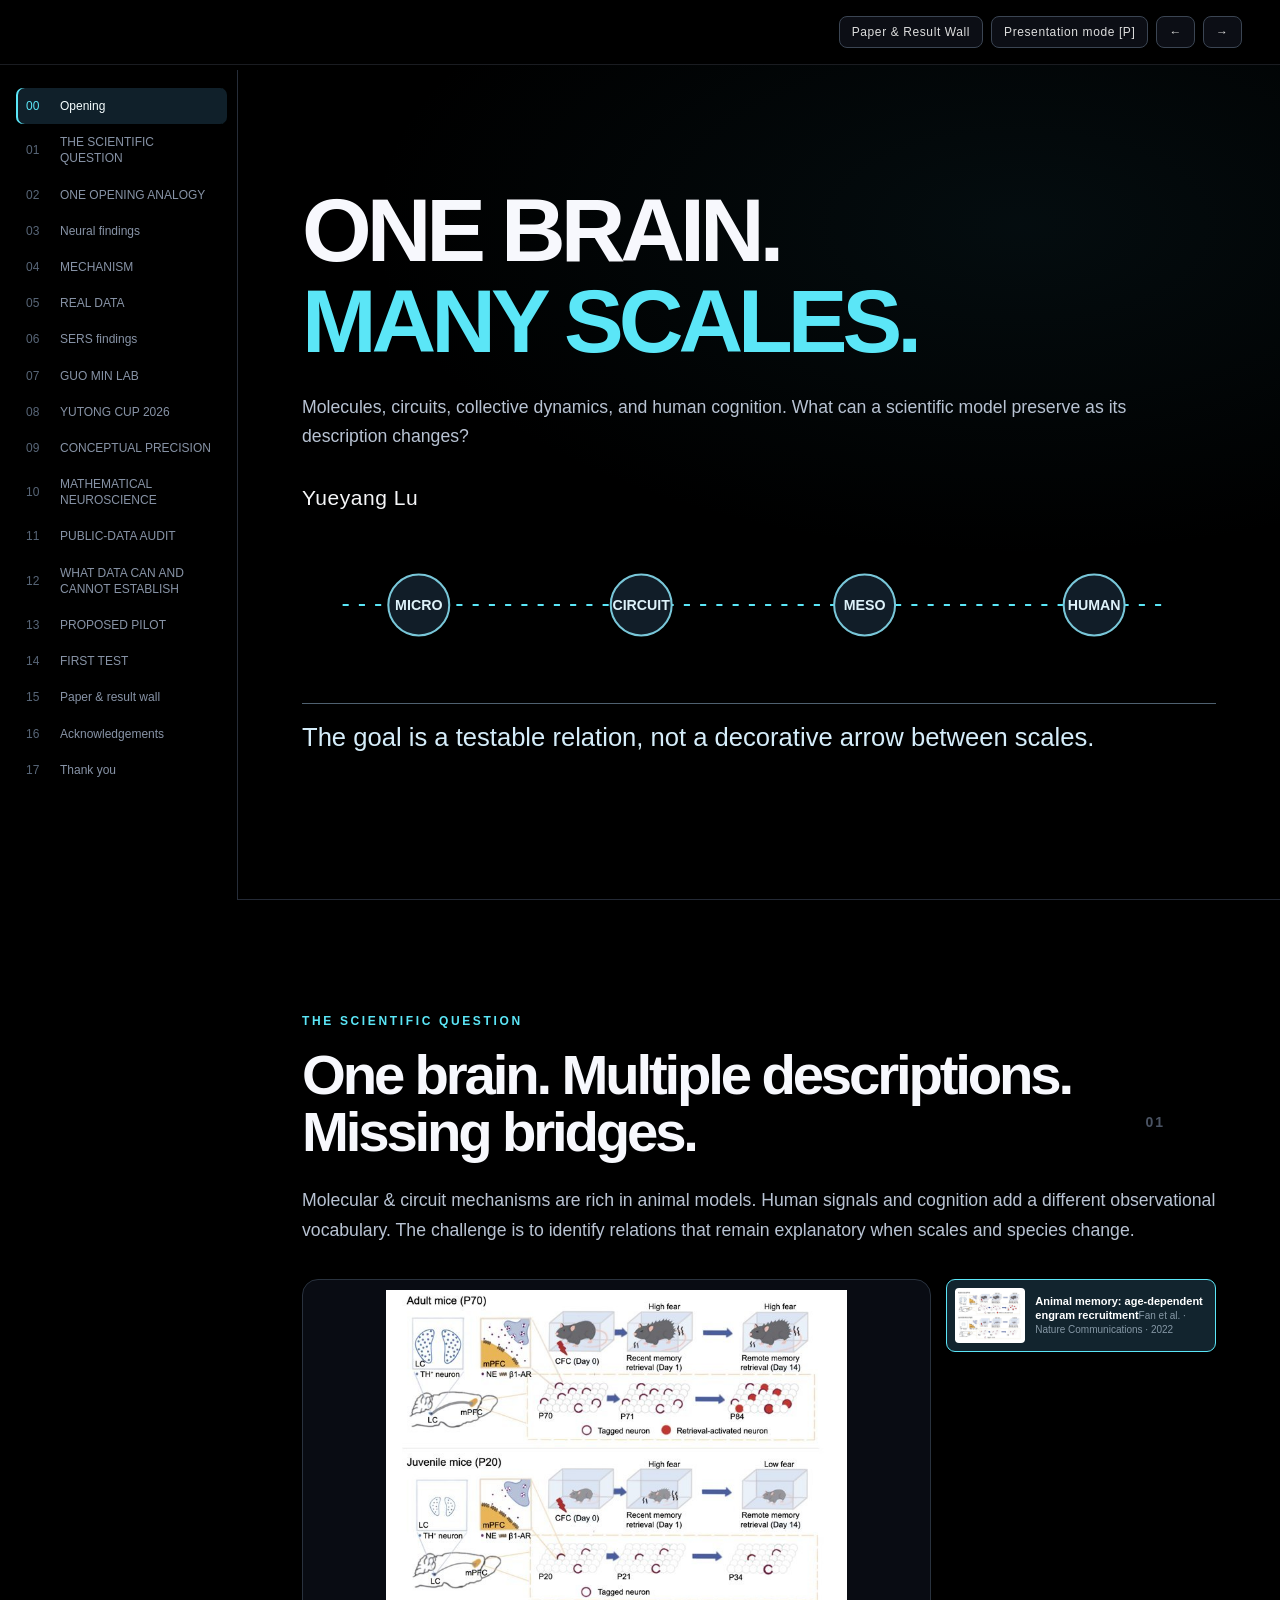
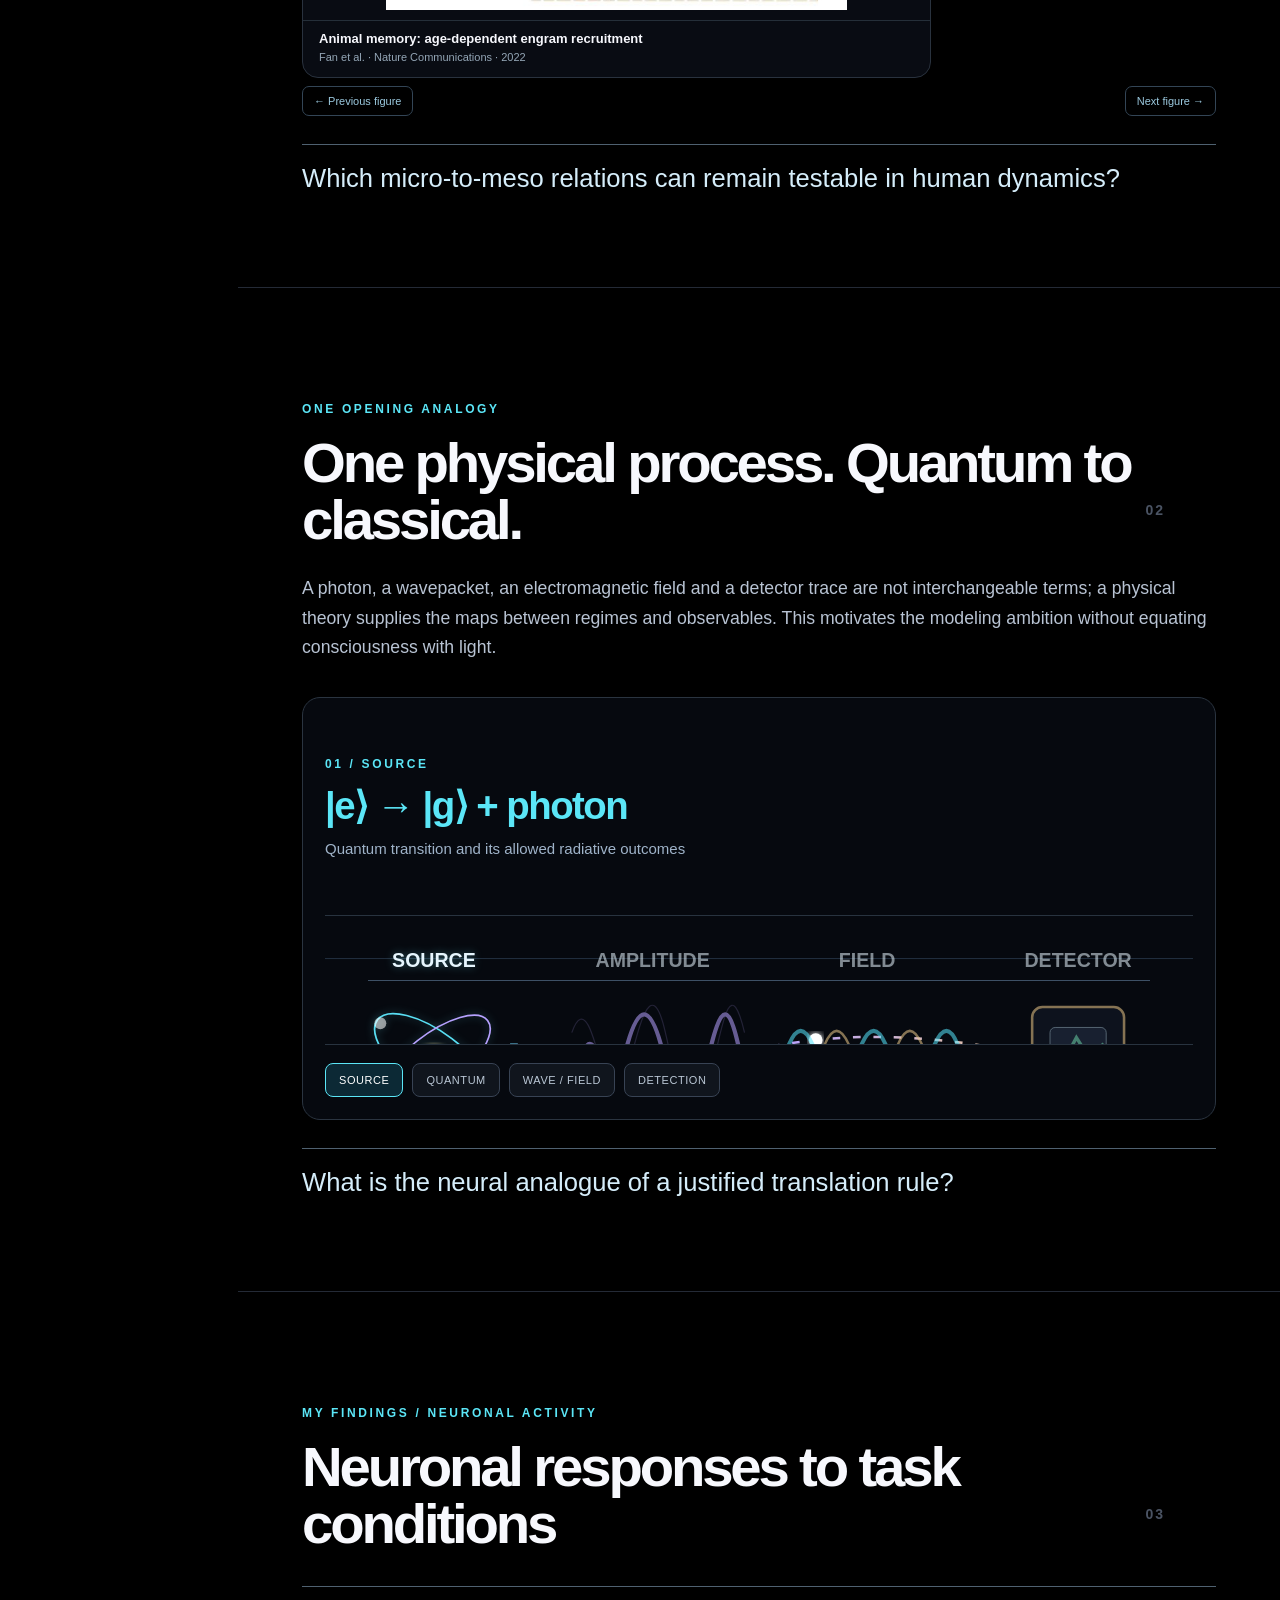
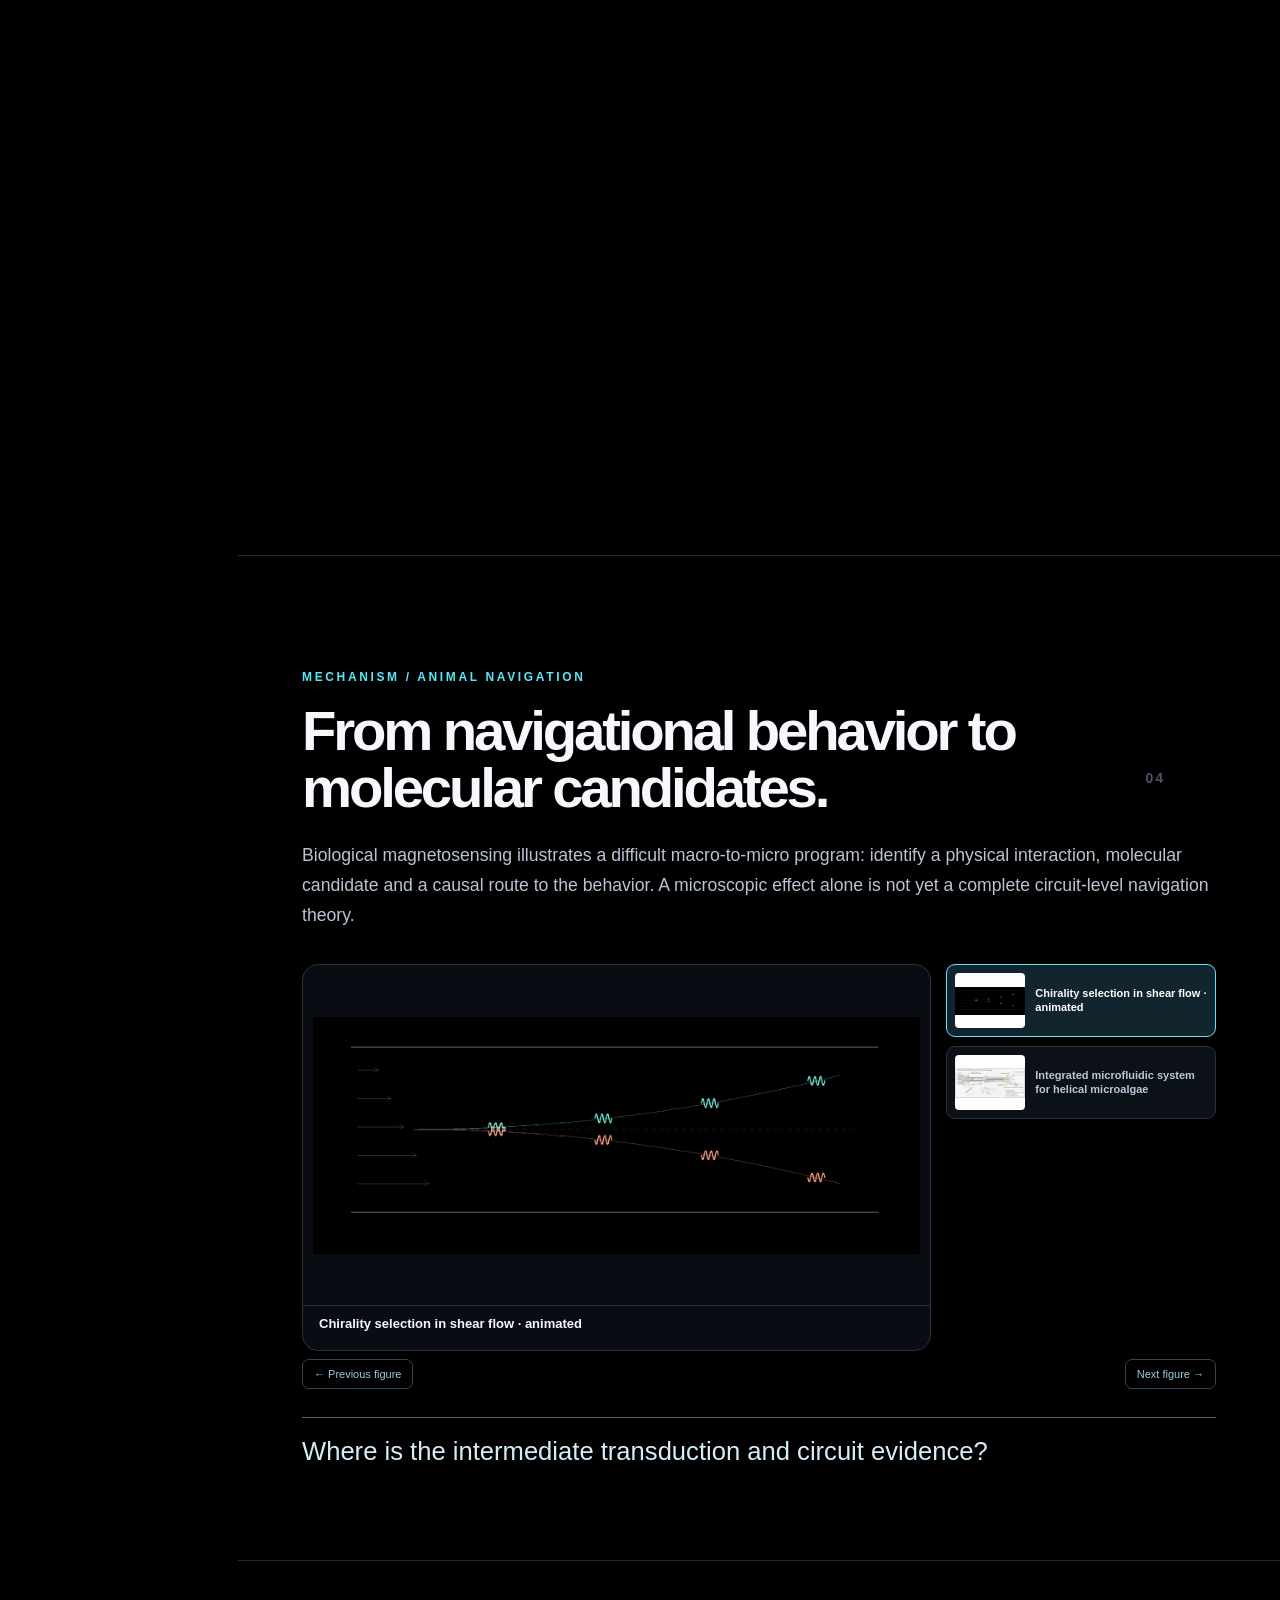
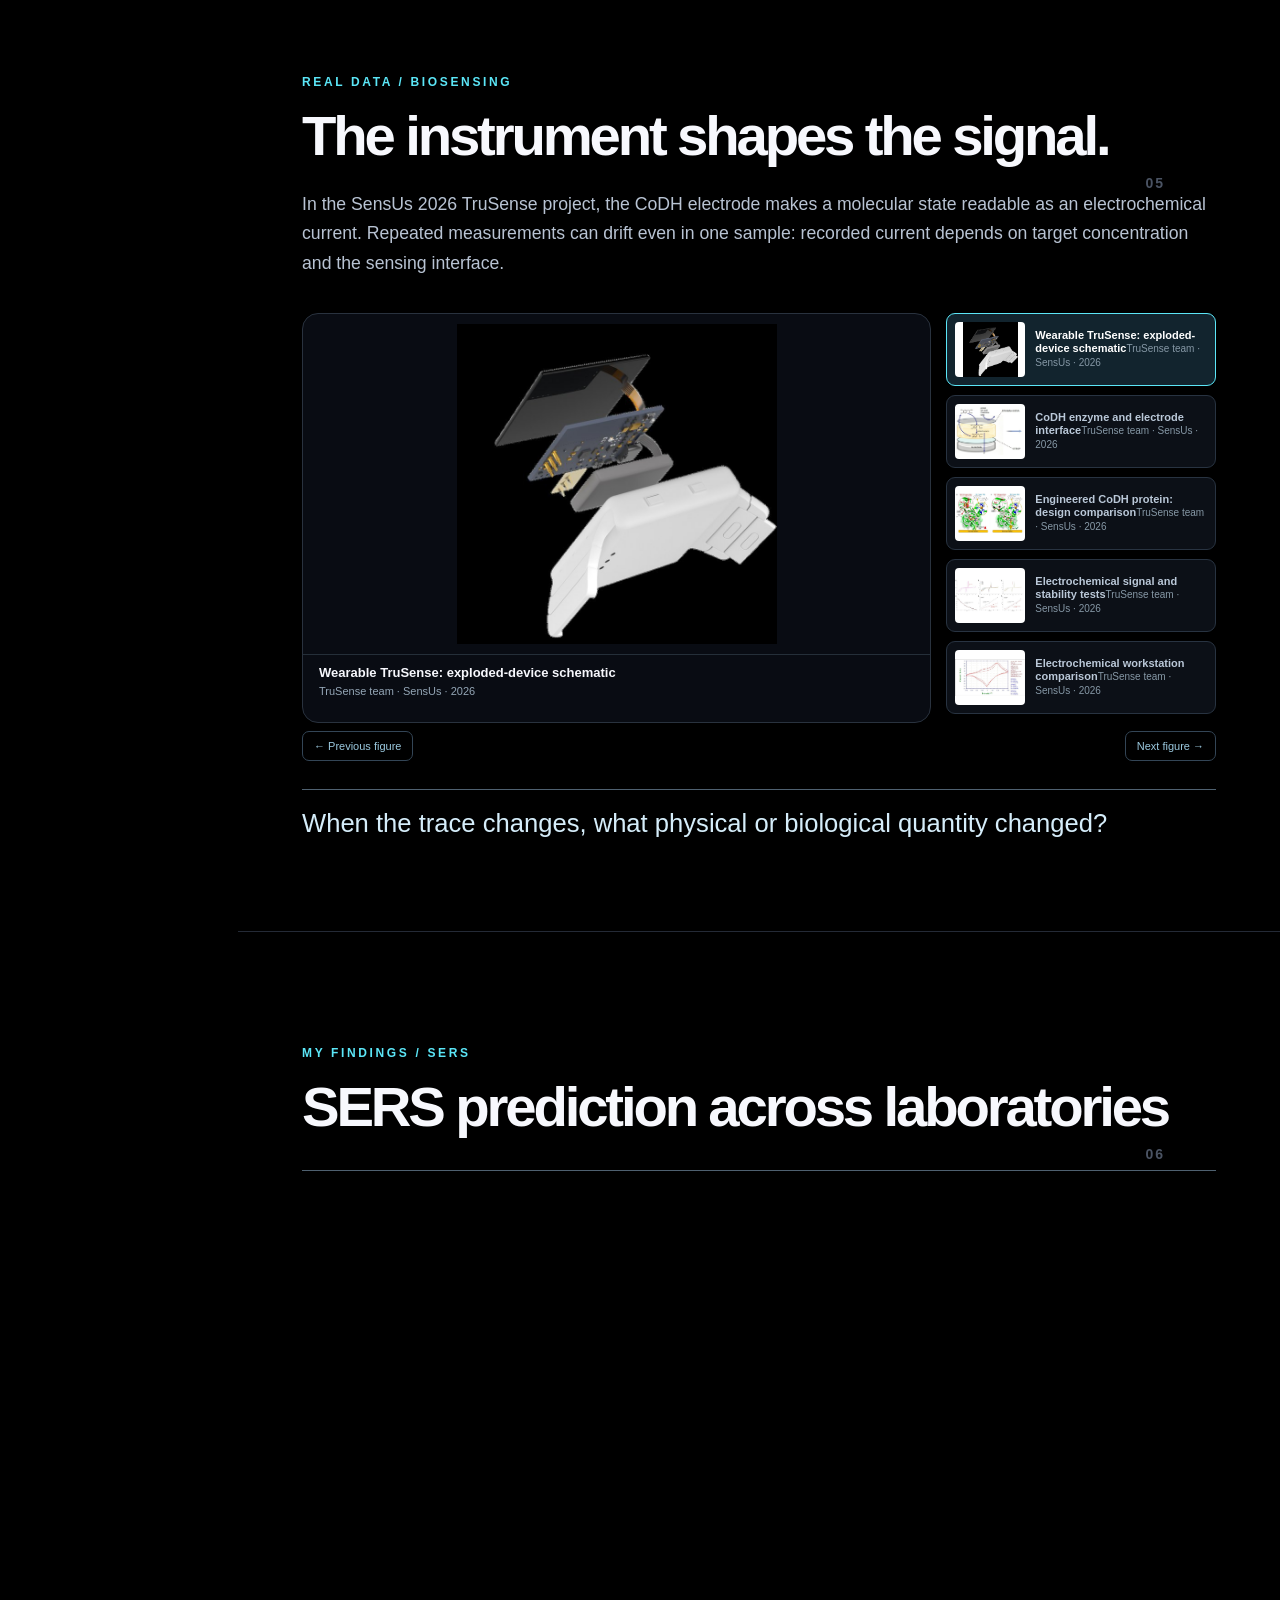
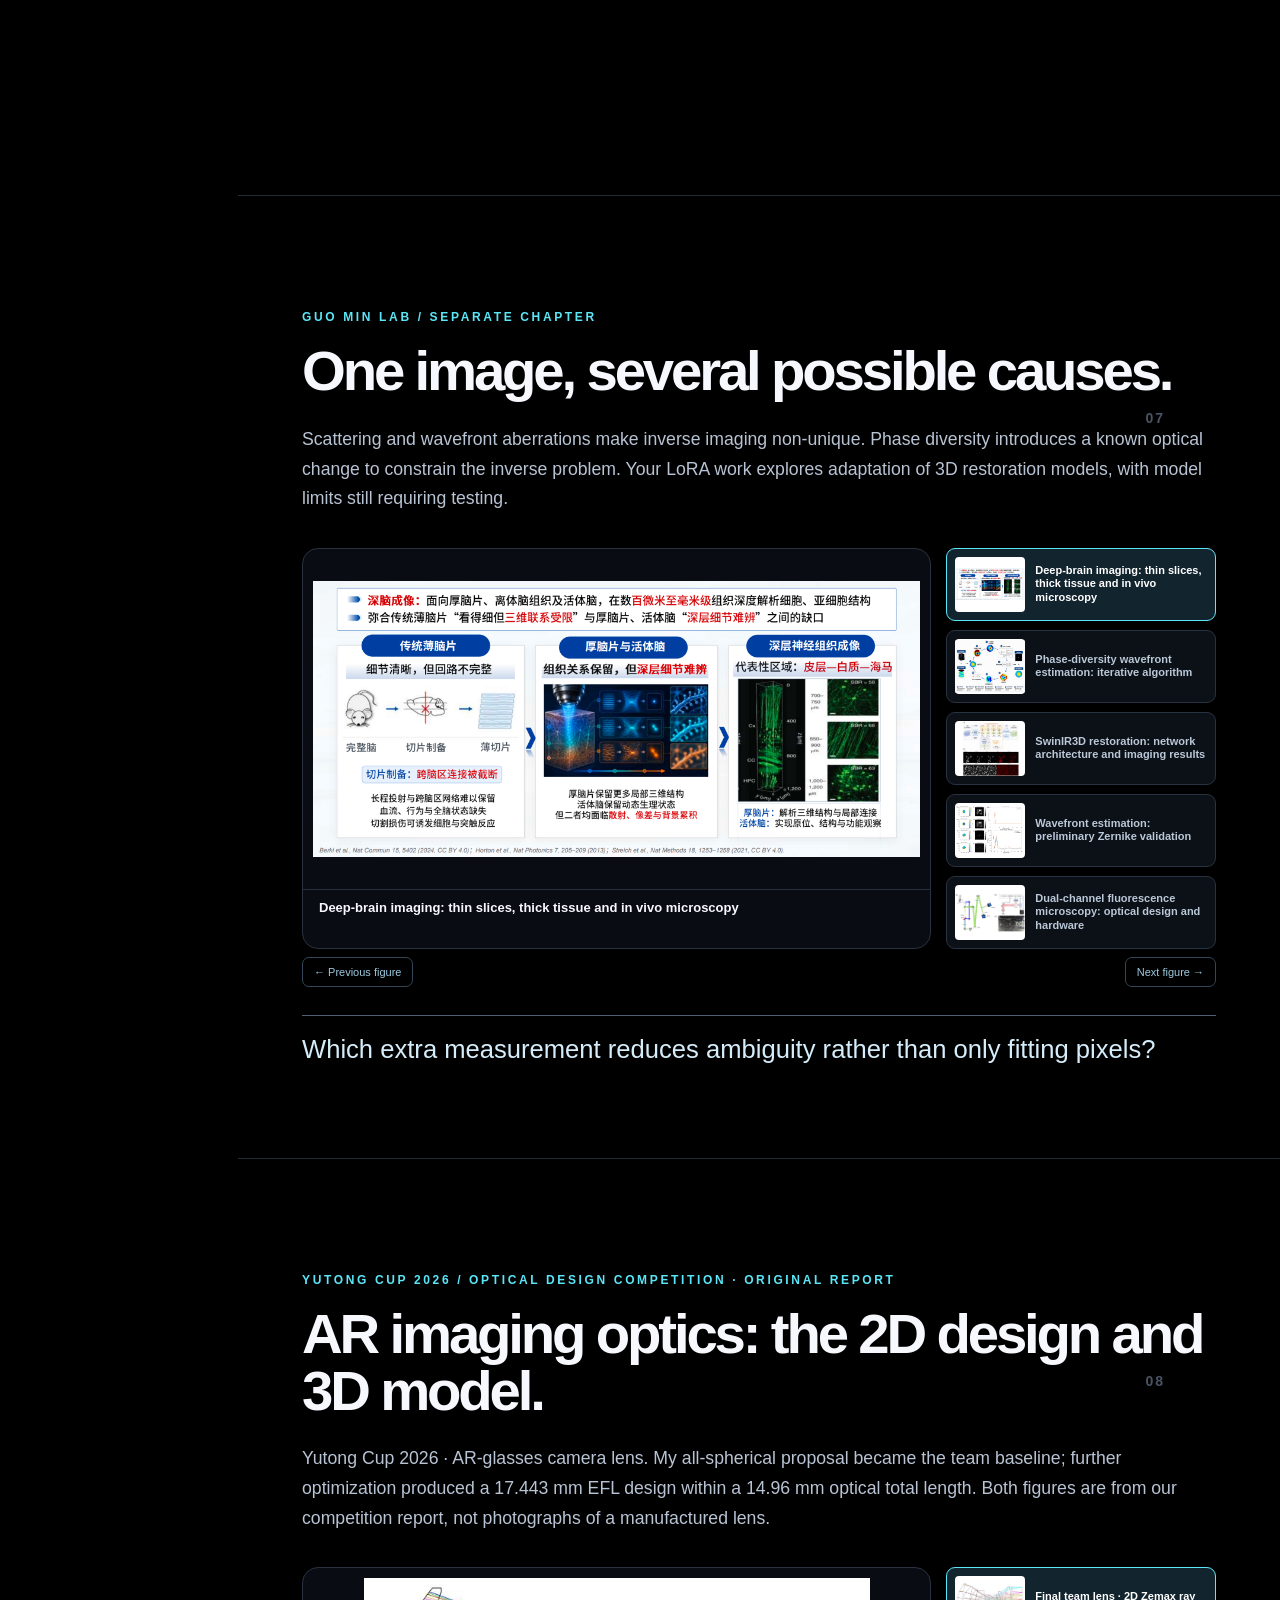
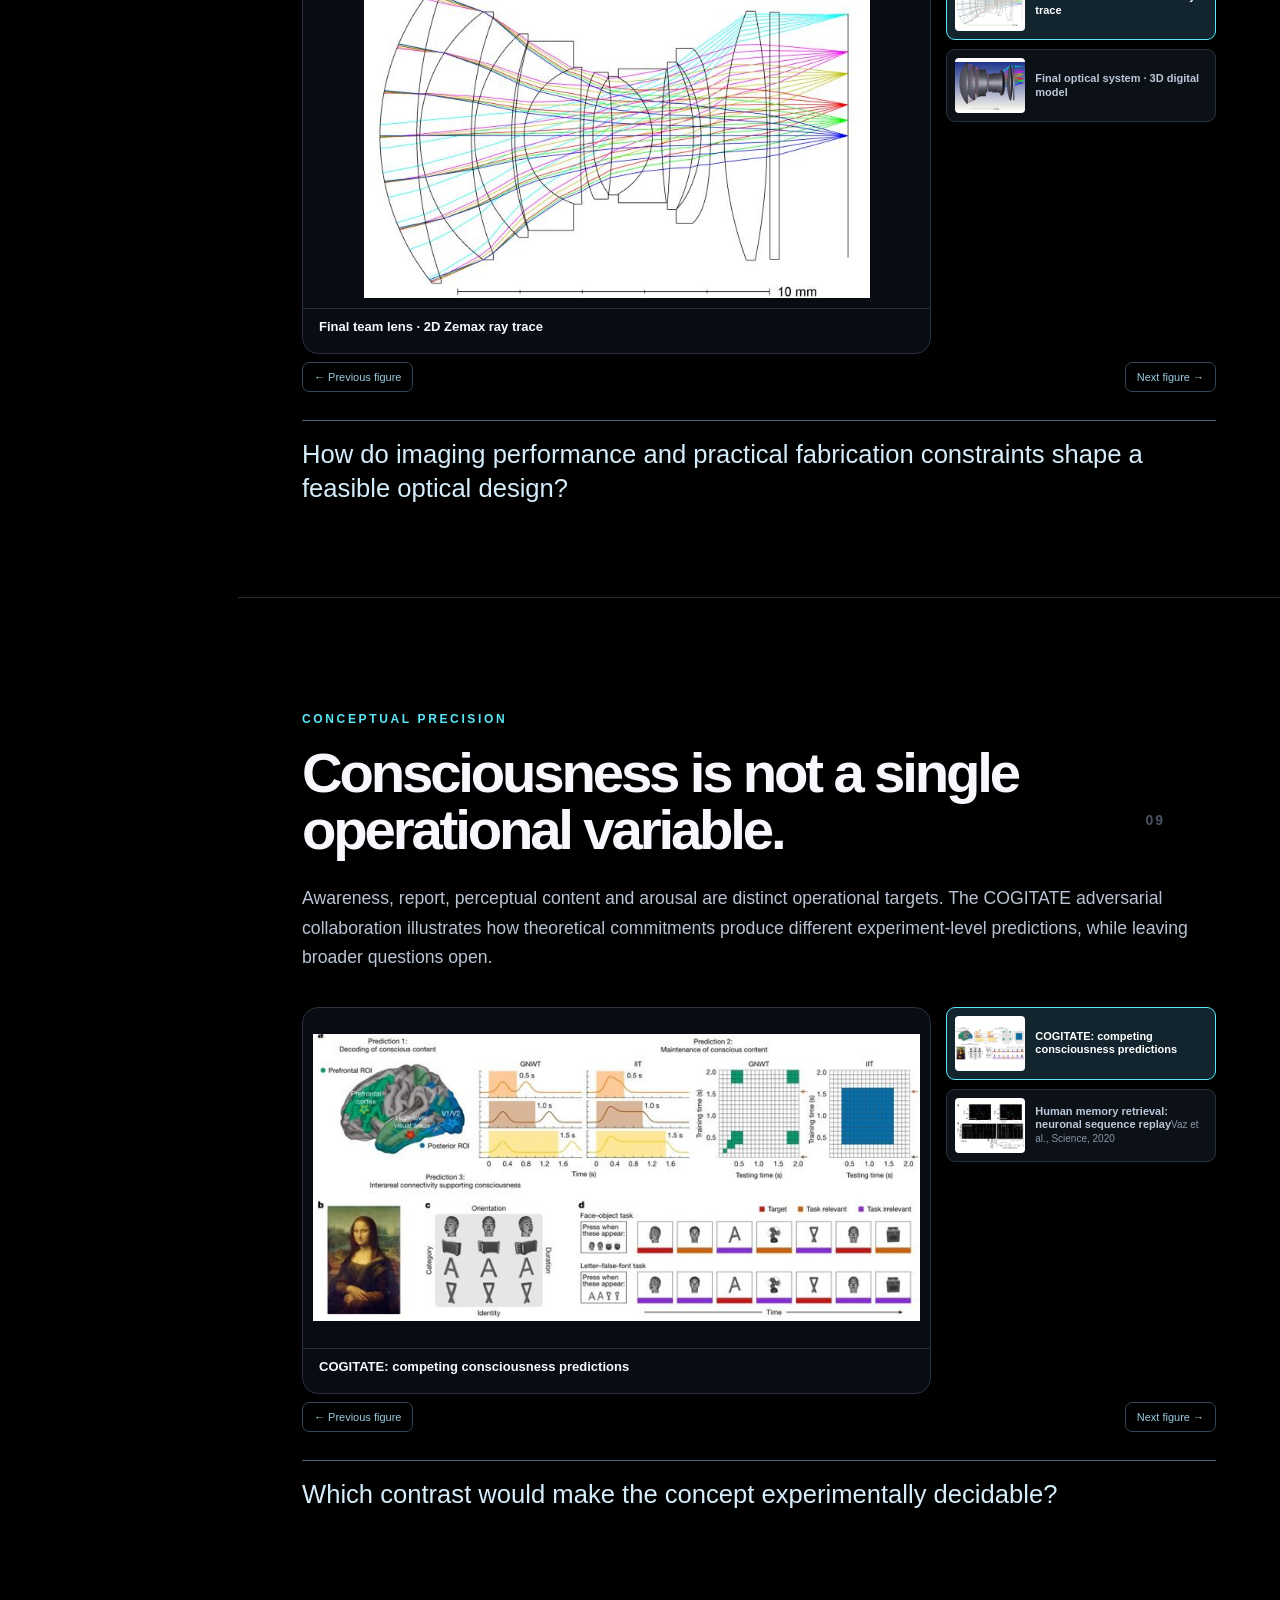
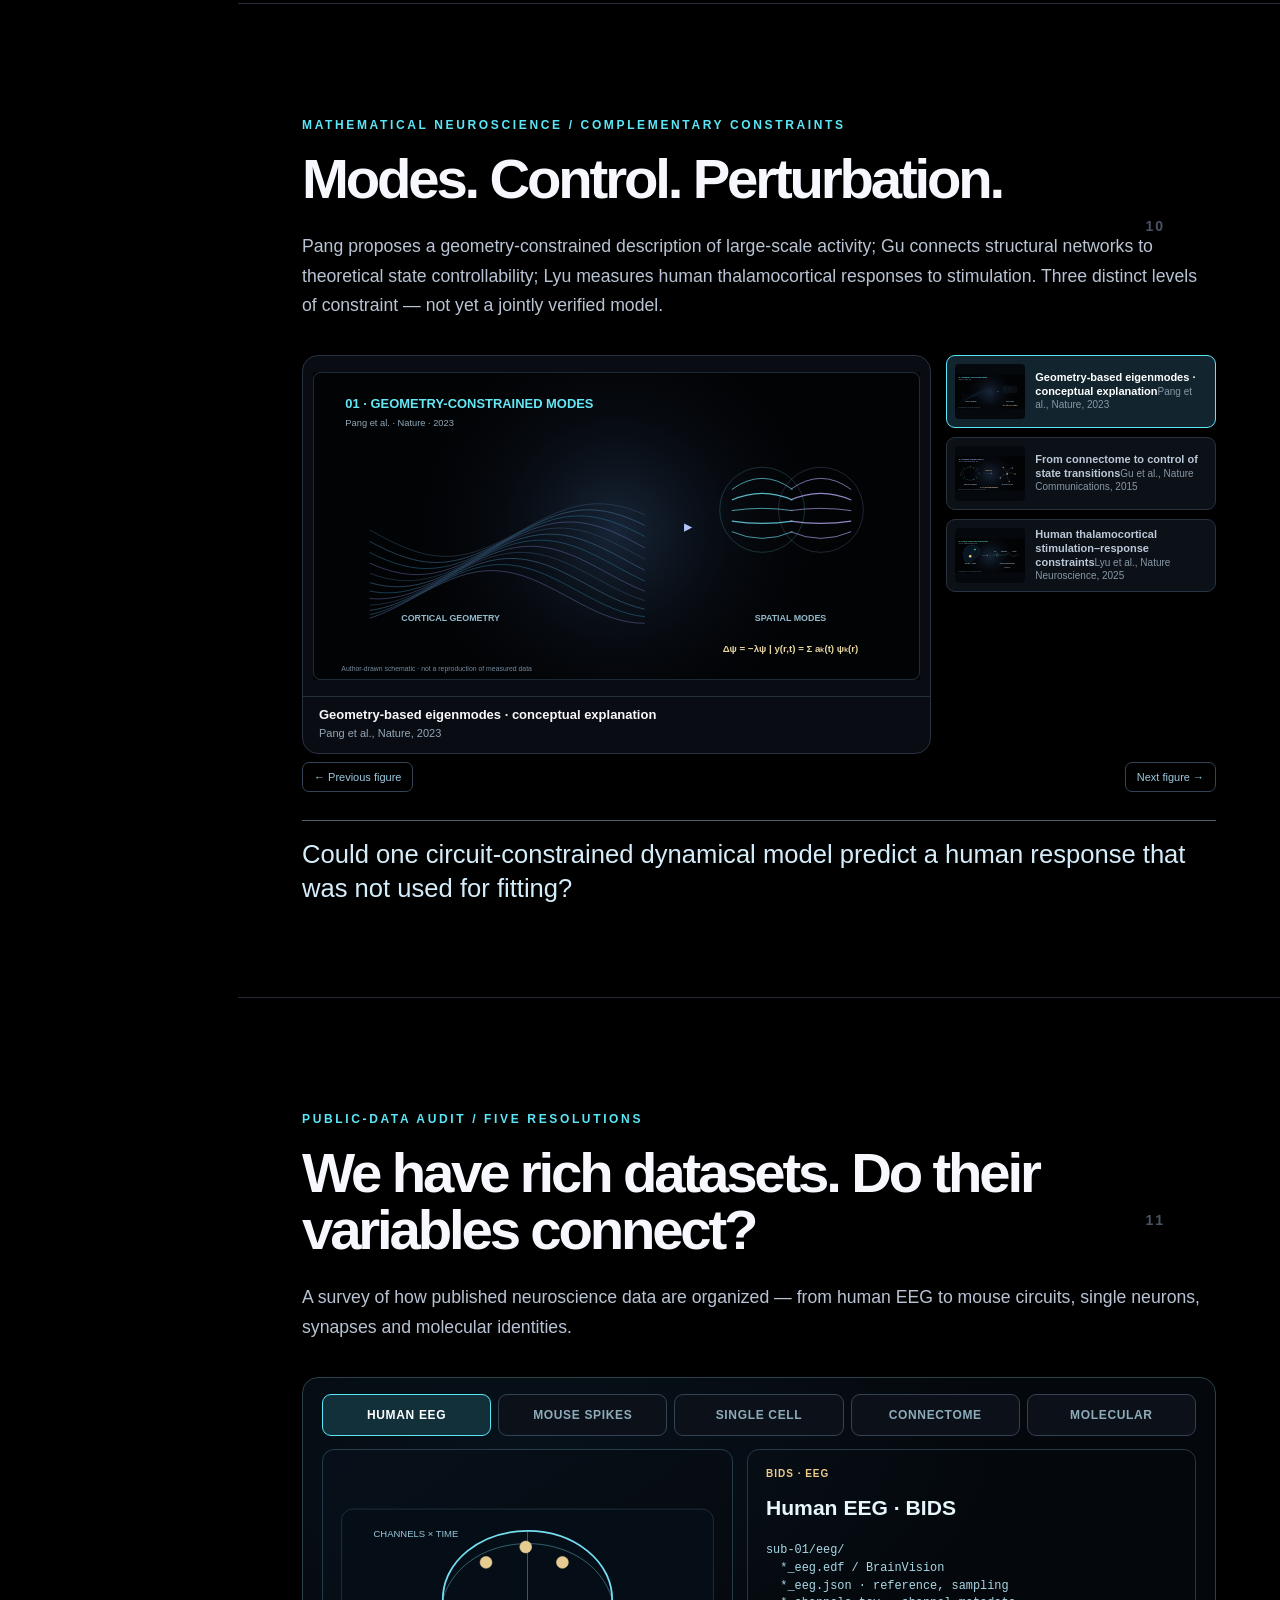
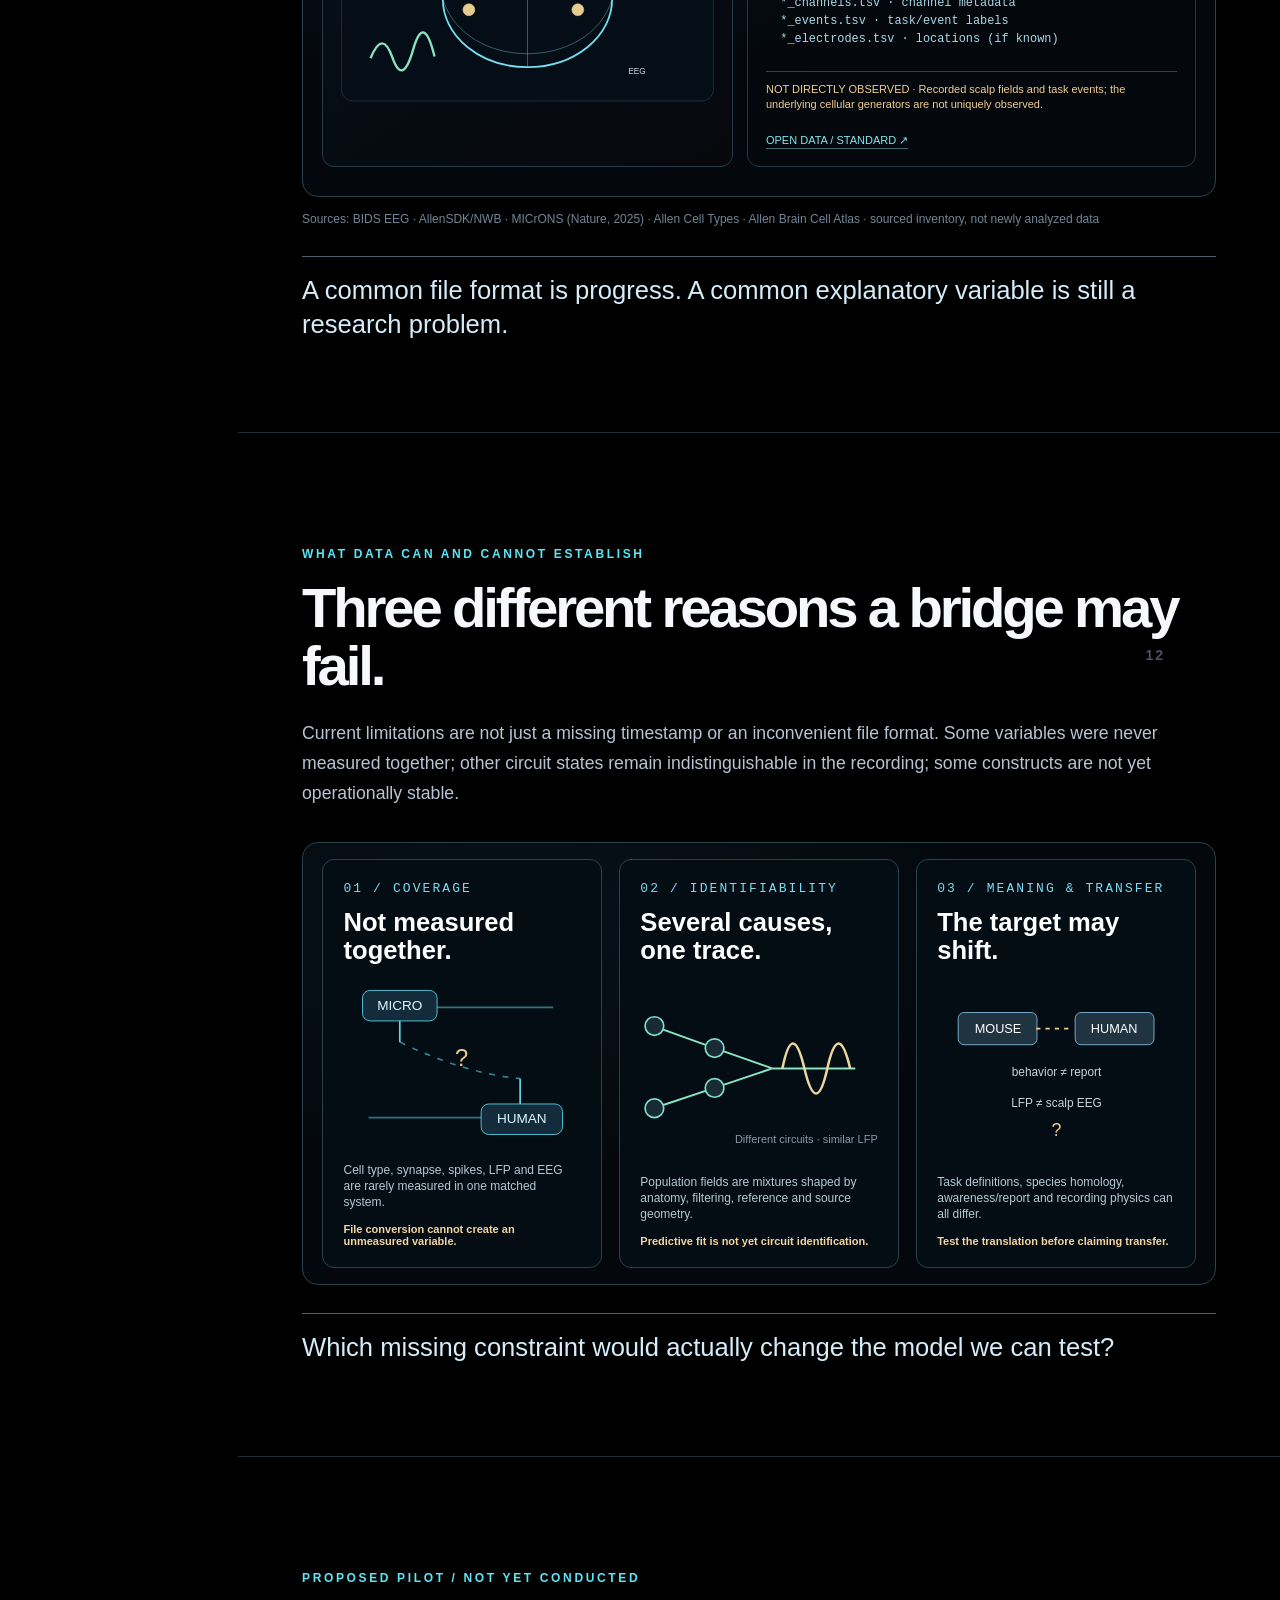
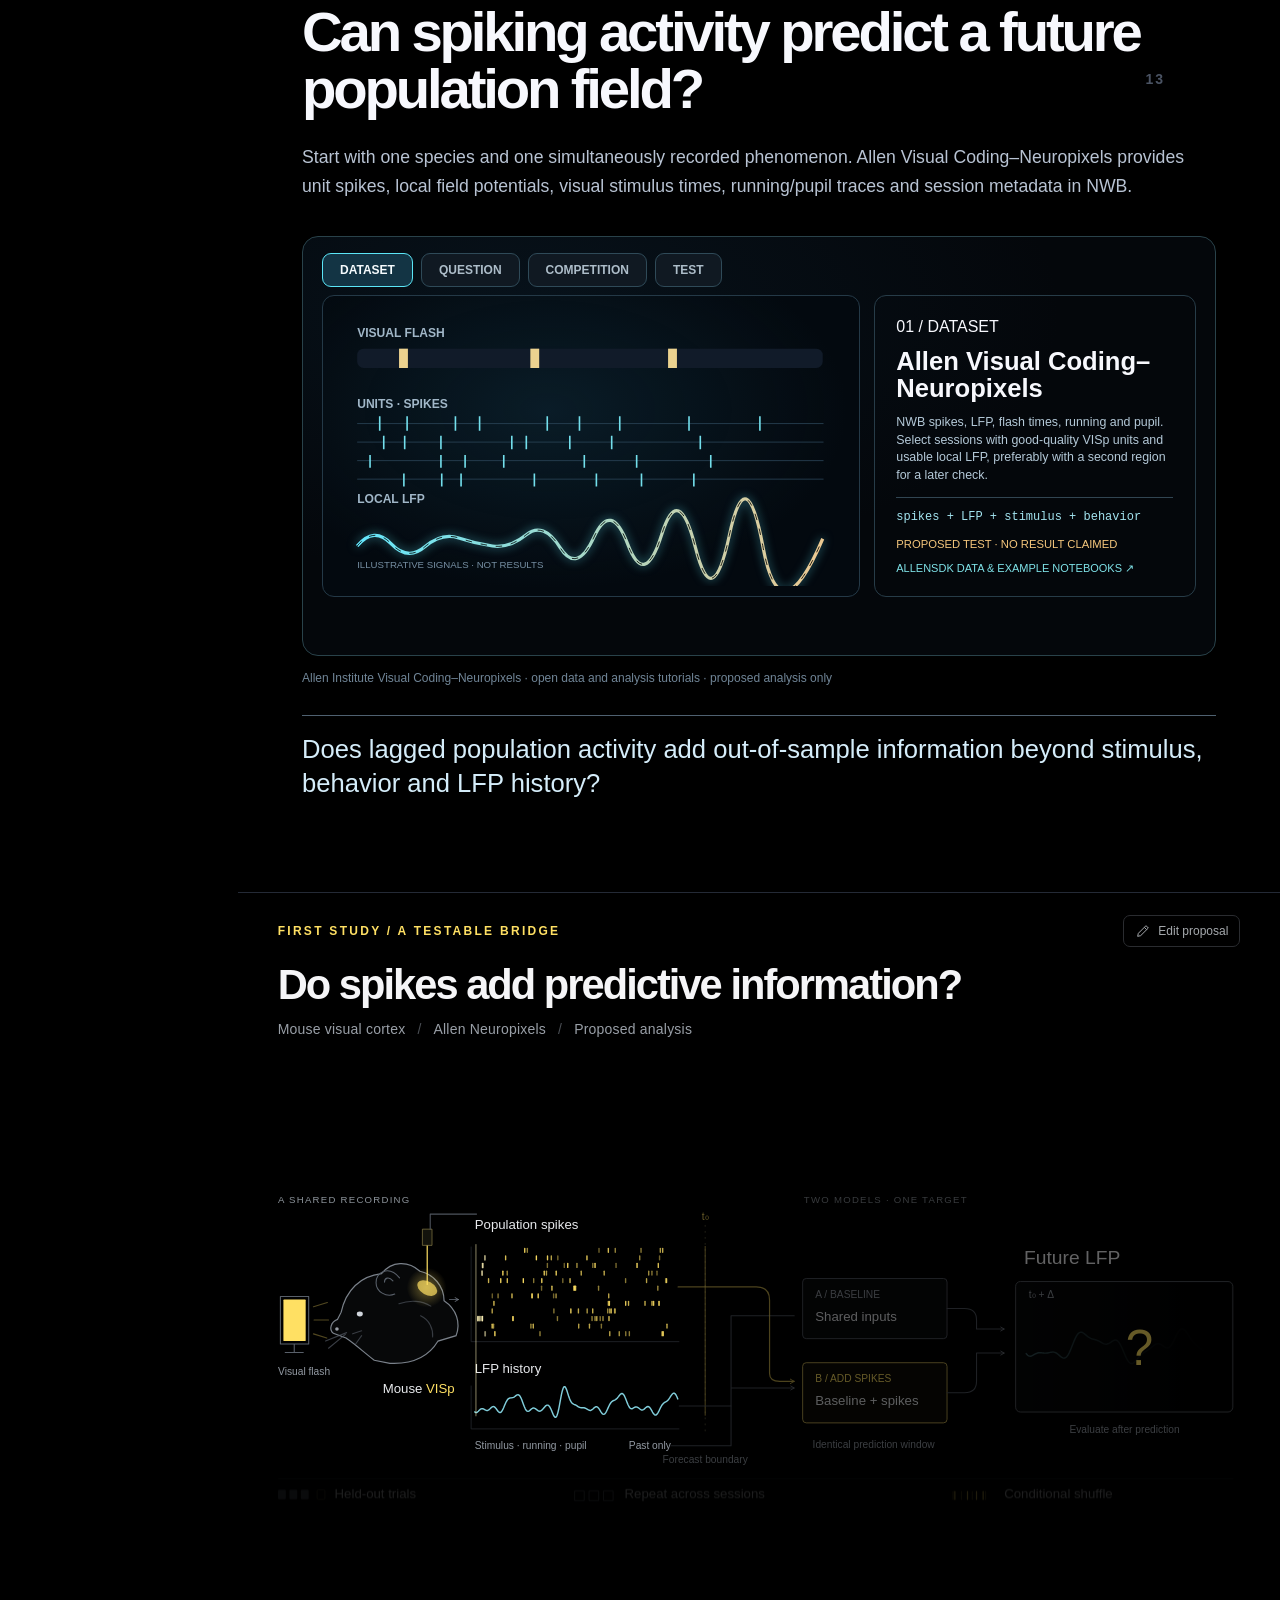
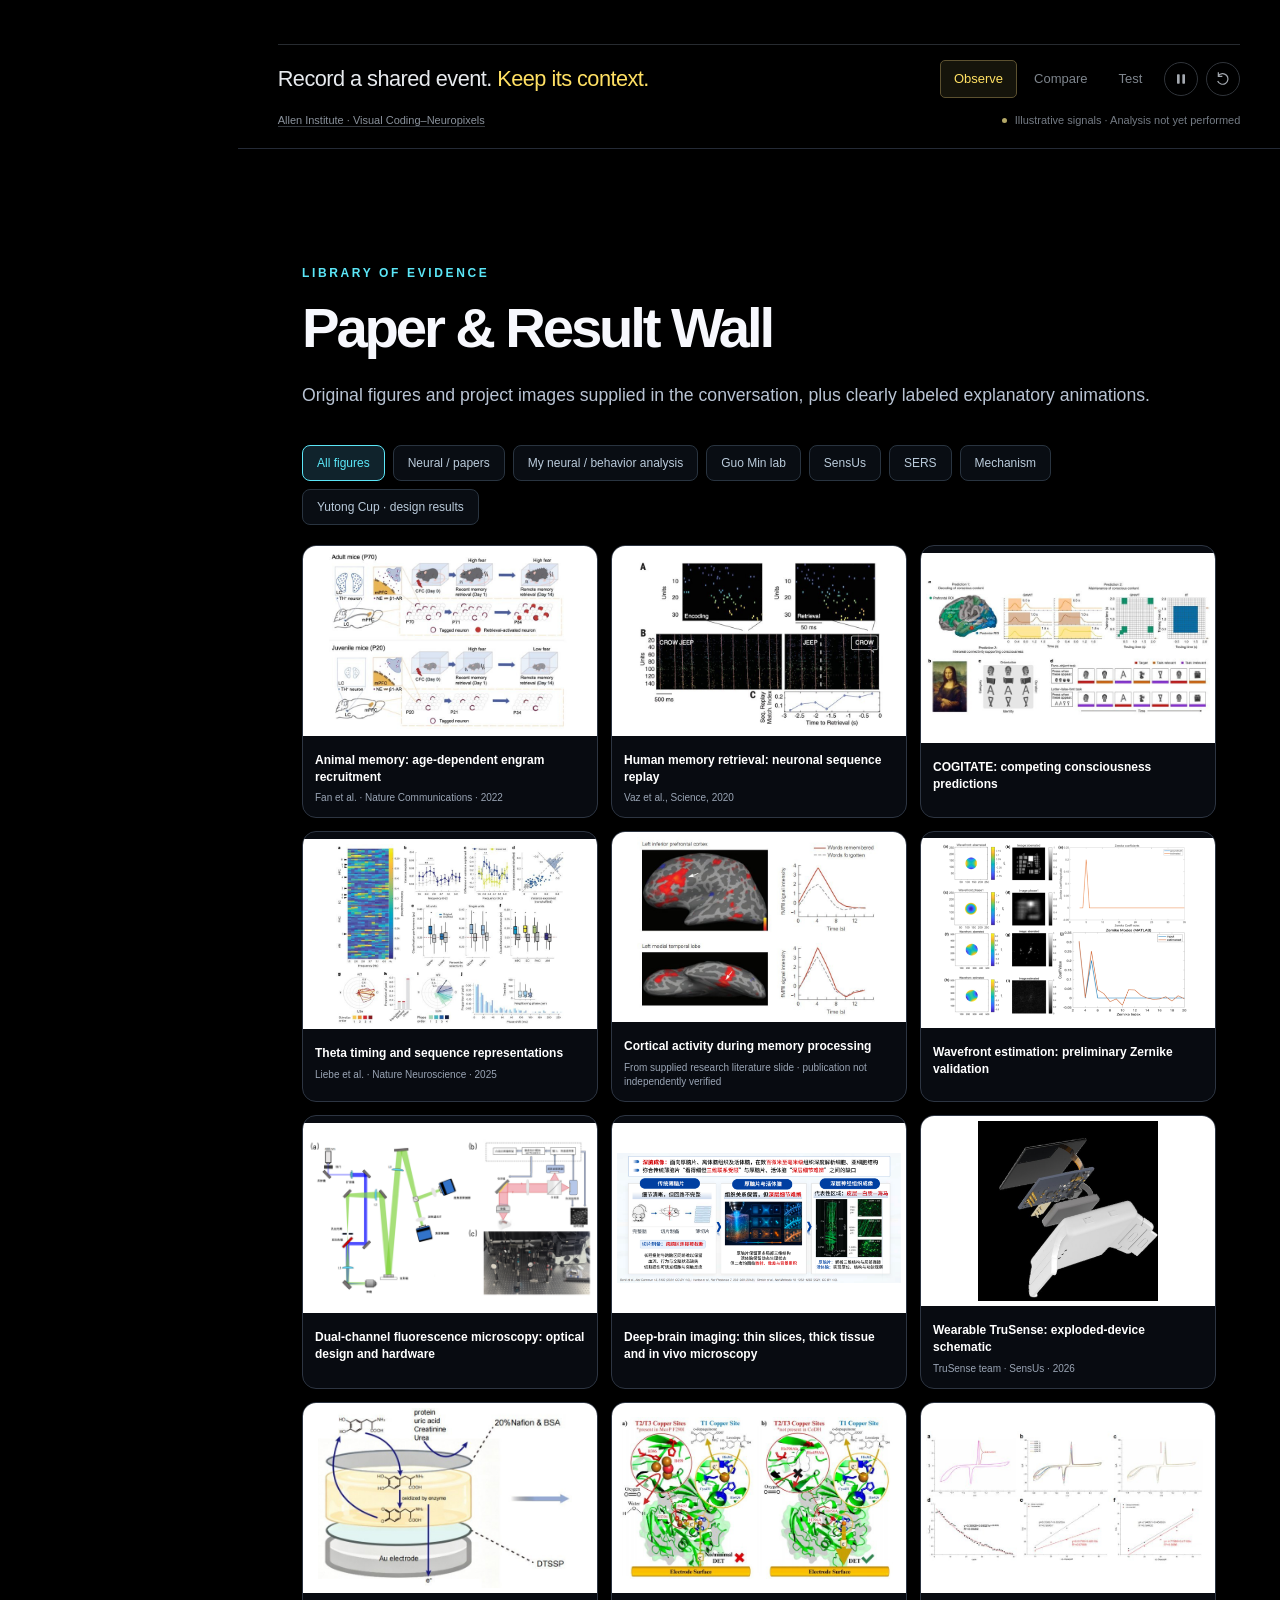
<file: docs/index .html>
<!doctype html><html lang="en"><head><meta charset="utf-8"/><meta name="viewport" content="width=device-width, initial-scale=1"/><meta name="color-scheme" content="dark"/>
<title>ONE BRAIN / MANY SCALES · Data Audit & Research Pilot</title>
<meta name="description" content="An interactive research presentation on neural dynamics, multimodal measurement, and bridging scientific scales."/>
<link rel="stylesheet" href="./assets/css/main.css?v=20261120-4"/><link rel="stylesheet" href="./assets/css/refinements.css?v=20261120-4"/>
</head><body>
<header class="site-top"><div class="controls"><button class="ctl" id="toWall">Paper & Result Wall</button><button class="ctl" id="present" title="Fit each chapter into a single slide-sized viewport">Presentation mode [P]</button><button class="ctl" id="prev">←</button><button class="ctl" id="next">→</button></div></header><nav id="sidebar" class="sidebar"><div id="sideitems"></div></nav><main id="main">
<section class="chapter hero" id="cover"><div class="slide-inner"><h1>ONE BRAIN.<br/><span style="color:var(--cyan)">MANY SCALES.</span></h1><p class="lead">Molecules, circuits, collective dynamics, and human cognition. What can a scientific model preserve as its description changes?</p><div class="meta"><span class="author-name">Yueyang Lu</span></div><div class="hero-svg"><svg viewBox="0 0 900 130" preserveAspectRatio="xMidYMid meet"><path d="M40 65H855" class="active-line"/><g fill="#111d28" stroke="#79c7d9" stroke-width="2"><circle cx="115" cy="65" r="30"/><circle cx="334" cy="65" r="30"/><circle cx="554" cy="65" r="30"/><circle cx="780" cy="65" r="30"/></g><g font-size="14" font-weight="800" fill="#def2fa" text-anchor="middle"><text x="115" y="70">MICRO</text><text x="334" y="70">CIRCUIT</text><text x="554" y="70">MESO</text><text x="780" y="70">HUMAN</text></g></svg></div><div class="question">The goal is a testable relation, not a decorative arrow between scales.</div></div></section>
<div id="chapters"></div>
<section class="chapter" id="wall"><div class="slide-inner"><span class="eyebrow">LIBRARY OF EVIDENCE</span><h2>Paper & Result Wall</h2><p class="lead">Original figures and project images supplied in the conversation, plus clearly labeled explanatory animations.</p><div class="wall-tools" id="filters"></div><div class="wall-grid" id="wallgrid"></div><div class="wall-pager hide" id="wallpager"><button class="mini" onclick="wallStep(-1)">Previous figures</button><span id="wallcounter"></span><button class="mini" onclick="wallStep(1)">Next figures</button></div></div></section>
<section class="chapter acknowledgements" id="acknowledgements" aria-label="Acknowledgements">
  <div class="slide-inner">
    <div class="eyebrow">ACKNOWLEDGEMENTS</div>
    <h2>With gratitude.</h2>
    <p class="ack-lead">This inquiry has been shaped by many people.</p>
    <div class="ack-visual">
      <svg viewBox="0 0 1600 610" preserveAspectRatio="xMidYMid meet" role="img" aria-labelledby="ack-svg-title ack-svg-desc">
        <title id="ack-svg-title">Acknowledgements to mentors, research groups, collaborators and presentation support</title>
        <desc id="ack-svg-desc">With gratitude to the faculty and senior members of the Han Xu, Can Xie, Sailing He, Min Guo, Hailan Hu, Dian Lyu and Shi Gu labs for their help and guidance. Thanks to CO-LAB members, Yutong Cup teammates, the TruSense team and Star Plan peers for collective contributions to the ideas and conclusions presented here. ChatGPT assisted with presentation planning, visual design and implementation.</desc>
        <defs>
          <radialGradient id="ack-cyan-glow"><stop offset="0" stop-color="#5be6f7" stop-opacity=".15"/><stop offset=".5" stop-color="#5be6f7" stop-opacity=".035"/><stop offset="1" stop-color="#5be6f7" stop-opacity="0"/></radialGradient>
          <linearGradient id="ack-ring-gradient" x1="0" y1="0" x2="1" y2="1"><stop stop-color="#6ad8e8"/><stop offset=".45" stop-color="#6e929e"/><stop offset="1" stop-color="#eecb8c"/></linearGradient>
        </defs>
        <text x="35" y="42" class="ack-head">GUIDANCE &amp; MENTORSHIP</text>
        <text x="35" y="74" class="ack-note">Faculty and senior lab members</text>
        <text x="1137" y="42" class="ack-head ack-head-peers">IDEAS SHAPED TOGETHER</text>
        <text x="1137" y="74" class="ack-note">Colleagues &amp; teammates</text>

        <g aria-hidden="true">
          <!-- Light traces denote shared support, not scientific causality. -->
          <path class="ack-path" d="M508 123C614 123 603 300 682 300"/>
          <path class="ack-path" d="M508 178C625 178 608 300 682 300"/>
          <path class="ack-path" d="M508 233C635 233 610 300 682 300"/>
          <path class="ack-path" d="M508 288C615 288 620 300 682 300"/>
          <path class="ack-path" d="M508 343C635 343 610 300 682 300"/>
          <path class="ack-path" d="M508 398C625 398 608 300 682 300"/>
          <path class="ack-path" d="M508 453C614 453 603 300 682 300"/>
          <path class="ack-link-flow" pathLength="100" style="animation-delay:-.4s" d="M508 123C614 123 603 300 682 300"/>
          <path class="ack-link-flow" pathLength="100" style="animation-delay:-1.5s" d="M508 178C625 178 608 300 682 300"/>
          <path class="ack-link-flow" pathLength="100" style="animation-delay:-2.6s" d="M508 233C635 233 610 300 682 300"/>
          <path class="ack-link-flow" pathLength="100" style="animation-delay:-3.7s" d="M508 288C615 288 620 300 682 300"/>
          <path class="ack-link-flow" pathLength="100" style="animation-delay:-4.8s" d="M508 343C635 343 610 300 682 300"/>
          <path class="ack-link-flow" pathLength="100" style="animation-delay:-5.9s" d="M508 398C625 398 608 300 682 300"/>
          <path class="ack-link-flow" pathLength="100" style="animation-delay:-7s" d="M508 453C614 453 603 300 682 300"/>

          <path class="ack-path ack-peer-path" d="M1108 151C1003 151 1012 300 918 300"/>
          <path class="ack-path ack-peer-path" d="M1108 241C1008 241 1007 300 918 300"/>
          <path class="ack-path ack-peer-path" d="M1108 331C1008 331 1007 300 918 300"/>
          <path class="ack-path ack-peer-path" d="M1108 421C1003 421 1012 300 918 300"/>
          <path class="ack-link-flow ack-peer-flow" pathLength="100" style="animation-delay:-.9s" d="M1108 151C1003 151 1012 300 918 300"/>
          <path class="ack-link-flow ack-peer-flow" pathLength="100" style="animation-delay:-3.1s" d="M1108 241C1008 241 1007 300 918 300"/>
          <path class="ack-link-flow ack-peer-flow" pathLength="100" style="animation-delay:-5.3s" d="M1108 331C1008 331 1007 300 918 300"/>
          <path class="ack-link-flow ack-peer-flow" pathLength="100" style="animation-delay:-7.5s" d="M1108 421C1003 421 1012 300 918 300"/>
        </g>

        <g class="ack-labs">
          <text x="35" y="132" class="ack-name">Han Xu <tspan class="ack-lab-tag">Lab</tspan></text>
          <text x="35" y="187" class="ack-name">Can Xie <tspan class="ack-lab-tag">Lab</tspan></text>
          <text x="35" y="242" class="ack-name">Sailing He <tspan class="ack-lab-tag">Lab</tspan></text>
          <text x="35" y="297" class="ack-name">Min Guo <tspan class="ack-lab-tag">Lab</tspan></text>
          <text x="35" y="352" class="ack-name">Hailan Hu <tspan class="ack-lab-tag">Lab</tspan></text>
          <text x="35" y="407" class="ack-name">Dian Lyu <tspan class="ack-lab-tag">Lab</tspan></text>
          <text x="35" y="462" class="ack-name">Shi Gu <tspan class="ack-lab-tag">Lab</tspan></text>
          <g fill="#78ddeb"><circle cx="508" cy="123" r="4"/><circle cx="508" cy="178" r="4"/><circle cx="508" cy="233" r="4"/><circle cx="508" cy="288" r="4"/><circle cx="508" cy="343" r="4"/><circle cx="508" cy="398" r="4"/><circle cx="508" cy="453" r="4"/></g>
          <circle class="ack-node-halo" cx="508" cy="123" r="9"/><circle class="ack-node-halo" cx="508" cy="288" r="9" style="animation-delay:-1.8s"/><circle class="ack-node-halo" cx="508" cy="453" r="9" style="animation-delay:-3.6s"/>
          <text x="35" y="503" class="ack-note">For your help, patience and guidance.</text>
        </g>

        <g aria-hidden="true">
          <circle cx="800" cy="300" r="195" fill="url(#ack-cyan-glow)" class="ack-core-glow"/>
          <circle cx="800" cy="300" r="146" fill="none" stroke="#35515e" stroke-width=".8" opacity=".55"/>
          <circle cx="800" cy="300" r="118" fill="#000" stroke="url(#ack-ring-gradient)" stroke-width="1.3"/>
          <circle cx="800" cy="300" r="105" fill="none" stroke="#24353d" stroke-width=".7"/>
          <g class="ack-orbit"><circle cx="800" cy="300" r="146" fill="none" stroke="#5d99a8" stroke-width="1.2" stroke-dasharray="2 30" opacity=".5"/><circle cx="800" cy="154" r="4.5" fill="#8de5ec"/><circle cx="800" cy="446" r="4.5" fill="#e8c78e"/><circle cx="654" cy="300" r="2.5" fill="#7199ac"/><circle cx="946" cy="300" r="2.5" fill="#a19d83"/></g>
        </g>
        <text x="800" y="291" class="ack-hub-title">Shared</text>
        <text x="800" y="335" class="ack-hub-title ack-hub-gold">inquiry</text>

        <g class="ack-peers">
          <g fill="#eecb8c"><circle cx="1108" cy="151" r="4"/><circle cx="1108" cy="241" r="4"/><circle cx="1108" cy="331" r="4"/><circle cx="1108" cy="421" r="4"/></g>
          <text x="1137" y="160" class="ack-name">CO-LAB members</text>
          <text x="1137" y="188" class="ack-peer-note">Student-led discussion group</text>
          <text x="1137" y="250" class="ack-name">Yutong Cup teammates</text>
          <text x="1137" y="340" class="ack-name">TruSense team</text>
          <text x="1137" y="430" class="ack-name">Star Plan peers</text>
          <text x="1137" y="480" class="ack-note">For collective contributions to the ideas</text>
          <text x="1137" y="507" class="ack-note">and conclusions presented here.</text>
        </g>

        <path d="M35 544H1565" stroke="#222c34" stroke-width="1"/>
        <g transform="translate(350 579)">
          <path d="M0-15h31v22H13l-8 7V7H0z" fill="none" stroke="#738993" stroke-width="1.4" stroke-linejoin="round"/>
          <g fill="#8cc9d2"><circle cx="8" cy="-4" r="1.7"/><circle cx="15.5" cy="-4" r="1.7"/><circle cx="23" cy="-4" r="1.7"/></g>
          <text x="49" y="4" class="ack-support-name">ChatGPT</text>
          <path d="M174-15V9" stroke="#39434b" stroke-width="1"/>
          <text x="198" y="3" class="ack-support">Presentation planning, visual design &amp; implementation</text>
        </g>
      </svg>
    </div>
  </div>
</section>

<section class="chapter closing" id="closing"><div class="slide-inner closing-content">
<div class="eyebrow">STAR PLAN · ANNUAL RESEARCH REVIEW</div>
<div class="closing-symbol" aria-hidden="true"><span></span><span></span><span></span><span></span></div>
<h2>Thank you for your attention.</h2>
<p>I welcome your questions, comments, and suggestions.</p>

</div></section>
</main>
<div class="modal" id="modal"><button class="close" id="close">Close ×</button><figure><img id="large" alt="Expanded scientific figure"/><figcaption id="largecap"></figcaption></figure></div>
<script src="./data/site-data.js?v=20261120-4"></script><script src="./assets/js/app.js?v=20261120-4"></script>

<!-- NB7_VISUAL_BRIDGE:BEGIN -->
<script src="./assets/js/bridge-v7-runtime.js?v=20261120-4"></script>
<!-- NB7_VISUAL_BRIDGE:END -->
</body></html>
</file>
<file: docs/assets/css/main.css>
:root{--bg:#000;--surface:#10131a;--ink:#f7f8fd;--dim:#9aa5b5;--line:#262d39;--cyan:#5be6f7;--gold:#eecb8c;--purple:#b6a1ff;--mint:#80e1bd}*{box-sizing:border-box}html{scroll-behavior:smooth}body{margin:0;color:var(--ink);background:#000;font-family:Inter,"Segoe UI",Arial,sans-serif}a{color:var(--cyan)}button,input,textarea{font:inherit}button{cursor:pointer}::selection{background:#54e1f059;color:#fff}.site-top{height:65px;position:fixed;inset:0 0 auto;z-index:40;display:flex;align-items:center;justify-content:space-between;padding:0 3vw;background:#000e;border-bottom:1px solid #34394380;backdrop-filter:blur(14px)}.brand{font-size:12px;font-weight:850;letter-spacing:.22em}.brand em{color:var(--cyan);font-style:normal}.site-top .controls{display:flex;gap:8px}.ctl{font-size:12px;letter-spacing:.05em;padding:8px 12px;border:1px solid #3b4553;border-radius:8px;background:#0c0e15;color:#ddd}.ctl:hover{border-color:var(--cyan);color:var(--cyan)}.sidebar{width:238px;position:fixed;top:70px;bottom:0;left:0;z-index:20;padding:18px 10px 18px 16px;overflow:auto;border-right:1px solid var(--line);background:#000}.sidebar .hint{font-size:10px;letter-spacing:.18em;color:var(--dim);padding:10px 11px}.navbtn{display:flex;gap:9px;align-items:center;text-align:left;width:100%;border:0;background:transparent;color:#8793a6;border-radius:7px;padding:10px 10px;font-size:12px;line-height:1.35}.navbtn i{font-style:normal;min-width:25px;color:#586678}.navbtn:hover{color:#fff;background:#121722}.navbtn.active{color:#f6feff;background:#10202a;box-shadow:inset 2px 0 0 var(--cyan)}.navbtn.active i{color:var(--cyan)}main{margin-left:238px}.chapter{min-height:96vh;padding:114px 5vw 74px;scroll-margin-top:65px;border-bottom:1px solid #242a36;position:relative;max-width:1600px;margin:auto}.chapter .eyebrow{font-size:12px;letter-spacing:.22em;color:var(--cyan);font-weight:800}.chapter h1,.chapter h2{font-weight:780;letter-spacing:-.056em;line-height:1.02;margin:18px 0 25px}.chapter h1{font-size:clamp(45px,7vw,107px);max-width:1000px}.chapter h2{font-size:clamp(38px,4.4vw,74px);max-width:1080px}.chapter .lead{font-size:clamp(15px,1.38vw,20px);color:#b8c3d3;line-height:1.68;max-width:920px;margin:0 0 34px}.chapter small{font-size:12px;color:var(--dim)}.chapter .question{margin:28px 0 0;padding:17px 0;border-top:1px solid #4f6170;font-size:clamp(17px,2vw,26px);color:#d5edfa;line-height:1.32;max-width:920px}.chapter-number{position:absolute;right:4vw;top:100px;color:#4a5363;font-weight:800;font-size:14px;letter-spacing:.13em}.hero{min-height:100vh;display:grid;align-content:center;background:radial-gradient(ellipse 650px 330px at 75% 25%,#1a506128,transparent),#000}.kicker{color:var(--gold);font-size:12px;letter-spacing:.19em;font-weight:700}.meta{display:flex;align-items:center;gap:12px;flex-wrap:wrap;font-size:12px;color:#99a5ba;margin:25px 0}.pill{border:1px solid #475360;padding:6px 10px;border-radius:60px;color:#bddeec}.hero-svg{height:140px;margin-top:20px;max-width:950px}.hero-svg svg{width:100%;height:100%}.thin{stroke:#455367;stroke-width:2;fill:none}.active-line{stroke:var(--cyan);stroke-width:2;fill:none;stroke-dasharray:6 10;animation:dash 8s linear infinite}@keyframes dash{to{stroke-dashoffset:-160}}.glow{filter:drop-shadow(0 0 6px #55d4ec55)}.section-row{display:grid;grid-template-columns:1.05fr .85fr;gap:28px;align-items:center}.research-chart{border:1px solid #26313c;border-radius:16px;min-height:315px;background:radial-gradient(ellipse at 50% 40%,#13283c63,transparent 65%),#030509;padding:25px;display:grid;align-content:center}.research-chart svg{width:100%;height:auto}.stage-panel,.mtf-panel{border:1px solid #2a3440;border-radius:18px;background:#06090f;padding:22px;min-height:340px}.stage-control{display:flex;gap:9px;flex-wrap:wrap;margin-top:18px}.step{border:1px solid #384354;border-radius:8px;color:#bac7d5;background:#10151d;font-size:11px;padding:10px 13px;letter-spacing:.05em}.step.active{background:#0c2935;border-color:var(--cyan);color:#fff}.stage-body{display:grid;gap:12px;align-content:center;min-height:175px}.stage-body .eq{color:var(--cyan);font-size:clamp(24px,3vw,42px);font-weight:600;letter-spacing:-.04em}.stage-body .detail{font-size:15px;color:#9fb3c9;max-width:650px}.beam-viz{height:130px;position:relative;overflow:hidden;border-top:1px solid #28333f;border-bottom:1px solid #28333f;margin-top:20px}.beam-viz:before{content:"";position:absolute;inset:50% 5%;height:1px;background:#3d5065}.beam-viz .src{position:absolute;left:6%;top:38%;width:28px;height:28px;background:#fff0bb;border-radius:100%;box-shadow:0 0 15px 5px #ecbd8277;animation:pulse 3s infinite}.beam-viz .wave{position:absolute;top:49%;left:8%;width:80%;height:4px;background:linear-gradient(90deg,var(--gold),var(--cyan),var(--purple));filter:drop-shadow(0 0 6px #83ecffaa);animation:lightpass 4s infinite alternate}@keyframes lightpass{from{transform:scaleX(.08);transform-origin:left}to{transform:scaleX(1);transform-origin:left}}@keyframes pulse{50%{opacity:.48;transform:scale(.74)}}.viewer{display:grid;grid-template-columns:minmax(0,1.4fr) minmax(180px,.6fr);gap:15px;margin-top:24px;align-items:stretch}.mainfig{min-height:350px;background:#090c13;border:1px solid #29323e;border-radius:16px;overflow:hidden;display:flex;flex-direction:column}.mainfig img{object-fit:contain;height:340px;width:100%;padding:10px;cursor:zoom-in}.fig-caption{padding:10px 16px 14px;border-top:1px solid #252f39;display:grid;gap:5px}.fig-caption strong{font-size:13px}.fig-caption span{color:#94a6b6;font-size:11px}.thumbnails{display:grid;align-content:start;gap:9px;max-height:410px;overflow:auto}.thumb{display:grid;grid-template-columns:70px 1fr;gap:10px;align-items:center;text-align:left;padding:8px;border:1px solid #283341;border-radius:9px;background:#0c1017;color:#bac8d8}.thumb.on{border-color:var(--cyan);background:#12242e;color:#fff}.thumb img{width:70px;height:55px;object-fit:contain;background:#fff;border-radius:4px}.thumb span{font-size:11px;line-height:1.25}.thumb .cap{color:#8698a6;margin-top:3px;font-size:10px}.img-actions{display:flex;gap:8px;justify-content:space-between;margin-top:8px}.mini{background:none;color:#9bc9df;border:1px solid #334556;border-radius:7px;padding:8px 11px;font-size:11px}.mini:hover{border-color:var(--cyan);color:#fff}.sm-note{margin-top:13px;color:#708597;line-height:1.5;font-size:12px}.mtf-panel svg{width:100%;height:270px}.mtf-options{display:flex;gap:8px}.mtf-options button{background:#131a24;border:1px solid #364455;color:#bacbd8;border-radius:8px;padding:8px 11px;font-size:11px}.mtf-options button.active{border-color:var(--gold);color:var(--gold)}.callout{padding:16px 18px;border-left:2px solid var(--gold);color:#bdd0df;font-size:14px;margin-top:18px;background:#19181450}.metrics{display:grid;grid-template-columns:repeat(3,1fr);gap:10px;margin:15px 0}.metric{padding:19px;background:#10141d;border:1px solid #303642;border-radius:12px}.metric .number{color:var(--gold);font-size:clamp(23px,3vw,40px);font-weight:700}.metric label{font-size:12px;color:#9babbc}.model-row{display:grid;grid-template-columns:repeat(3,1fr);gap:16px;margin:28px 0}.model-box{min-height:160px;border:1px solid #2a3a47;border-radius:14px;background:#080d14;padding:22px;display:flex;flex-direction:column;justify-content:space-between}.model-box strong{font-size:17px;color:#e0edf8}.model-box small{color:#8fa3b8}.wall-tools{display:flex;gap:8px;flex-wrap:wrap;margin:20px 0}.filter{background:#090d13;color:#bacbdb;border:1px solid #293440;padding:10px 14px;border-radius:8px;font-size:12px}.filter.active{border-color:var(--cyan);color:var(--cyan);background:#10232c}.wall-grid{display:grid;grid-template-columns:repeat(3,1fr);gap:13px}.wall-card{background:#080b11;border:1px solid #2d3542;border-radius:14px;overflow:hidden;text-align:left;color:#fff;padding:0;min-width:0}.wall-card:hover{border-color:#6bcbe1}.wall-card img{width:100%;height:190px;object-fit:contain;background:#fff;padding:5px}.wall-text{padding:12px}.wall-text strong{font-size:12px;line-height:1.4;display:block}.wall-text small{font-size:10px;display:block;margin-top:6px;line-height:1.4}.formgrid{display:grid;grid-template-columns:1fr 1fr;gap:18px}.field label{display:block;color:#8fb4bf;font-size:12px;letter-spacing:.05em;margin:0 0 10px}.field textarea{width:100%;height:105px;resize:vertical;padding:14px;background:#090c13;border:1px solid #2f3d4c;border-radius:10px;color:white;line-height:1.5}.field textarea:focus{outline:1px solid #5be6f7}.footer{margin-left:238px;padding:55px 5vw;color:#808fa4;font-size:12px}.modal{position:fixed;inset:0;background:#000e;z-index:100;display:none;justify-content:center;align-items:center;padding:4vw}.modal.open{display:flex}.modal figure{width:min(95vw,1200px);max-height:93vh;background:#0c111a;border:1px solid #334455;border-radius:12px;display:flex;flex-direction:column;margin:0;overflow:hidden}.modal img{display:block;max-height:76vh;max-width:100%;object-fit:contain;background:#e7e7e7}.modal figcaption{padding:13px 18px;font-size:12px;color:#afc2d2}.modal .close{position:fixed;right:4vw;top:3vh;border:1px solid #536879;background:#111822;color:#fff;border-radius:8px;padding:12px 16px}.focus .sidebar{display:none}.focus main,.focus .footer{margin-left:0}.focus .chapter{min-height:100vh;padding-top:105px}.focus .chapter:not(.in-focus){display:none}.focus .site-top{background:#000}.focus .chapter .lead{max-width:1050px}.hint-line{font-size:11px;color:#8195a8;line-height:1.6}.hide{display:none!important}@media(max-width:1080px){.sidebar{width:190px}.footer,main{margin-left:190px}.chapter{padding:95px 3vw 50px}.viewer{grid-template-columns:1fr}.thumbnails{grid-template-columns:repeat(3,1fr)}.wall-grid{grid-template-columns:repeat(2,1fr)}}@media(max-width:740px){.sidebar{display:none}.footer,main{margin-left:0}.site-top{padding:0 14px}.brand{font-size:10px}.ctl{font-size:11px;padding:7px}.chapter{padding:95px 20px 48px}.section-row,.formgrid{grid-template-columns:1fr}.wall-grid{grid-template-columns:1fr}.metrics{grid-template-columns:1fr}.model-row{grid-template-columns:1fr}.thumbnails{grid-template-columns:1fr}.hero-svg{height:100px}}
@media(prefers-reduced-motion:reduce){*,*:before,*:after{animation-duration:.001s!important;scroll-behavior:auto!important}}


/* Fullscreen presentation: one chapter fills precisely one viewport; no page scrolling. */
.slide-inner{width:100%;position:relative}
.wall-pager{display:flex;align-items:center;justify-content:center;gap:16px;margin:1.2vh auto 0;color:#9aabba;font-size:12px}
html:has(body.focus),body.focus{height:100%;overflow:hidden!important;overscroll-behavior:none}
body.focus{background:#000}
.focus .site-top{height:52px;background:#000;box-shadow:0 3px 18px #000c;padding:0 2.5vw}
.focus .site-top .brand{font-size:11px}
.focus .site-top .ctl{padding:6px 10px;font-size:11px}
.focus .sidebar,.focus .footer{display:none!important}
.focus main{position:fixed!important;left:0;top:52px;right:0;bottom:0;margin:0!important;width:100vw;max-width:none;overflow:hidden!important}
.focus .chapter{display:none!important;position:absolute;left:0;top:0;right:0;bottom:0;min-height:0!important;height:100%!important;max-width:none!important;width:100%;overflow:hidden!important;margin:0!important;padding:2vh 4vw 1.8vh!important;border:0;scroll-margin-top:0}
.focus .chapter.in-focus{display:block!important}
.focus .chapter .slide-inner{transform-origin:0 0;will-change:transform}
.focus .chapter.hero{background:#000}
.focus .hero .slide-inner{margin:auto 0}
.focus .chapter .eyebrow{font-size:10px;letter-spacing:.18em;line-height:1.1}
.focus .chapter h1{font-size:clamp(39px,6vw,92px);margin:1.6vh 0 2vh;line-height:1.02}
.focus .chapter h2{font-size:clamp(26px,3.3vw,51px);line-height:1.035;margin:1.4vh 0 1.25vh;max-width:none}
.focus .chapter .lead{max-width:1280px;font-size:clamp(12px,1.1vw,16px);line-height:1.34;margin:0 0 1.3vh;color:#aab9cb}
.focus .chapter .question{margin:1.5vh 0 0;padding:1.25vh 0 0;font-size:clamp(15px,1.55vw,24px);max-width:none;line-height:1.23}
.focus .chapter .chapter-number{top:1.5vh;right:1.3vw;font-size:11px}
.focus .chapter .sm-note{font-size:10px;line-height:1.2;margin:1vh 0 0}
.focus .chapter .stage-panel{min-height:0;padding:1.4vh 1.3vw}
.focus .chapter .stage-body{min-height:0;gap:1vh}
.focus .chapter .stage-body .eq{font-size:clamp(25px,2.8vw,43px)}
.focus .chapter .stage-body .detail{font-size:14px}
.focus .chapter .beam-viz{height:min(14dvh,140px);margin-top:1.2vh}
.focus .chapter .stage-control{margin-top:1.1vh}
.focus .chapter .step{padding:0.8vh 1vw;font-size:11px}
.focus .chapter .viewer{display:grid;grid-template-columns:minmax(0,1.45fr) minmax(175px,.55fr);gap:11px;margin-top:1vh;height:min(44dvh,465px);min-height:0}
.focus .chapter .mainfig{min-height:0;height:100%;overflow:hidden;border-radius:10px}
.focus .chapter .mainfig img{height:calc(100% - 48px);max-height:calc(100% - 48px);flex:1;min-height:0;object-fit:contain;padding:5px}
.focus .chapter .fig-caption{height:48px;overflow:hidden;padding:5px 11px;gap:2px}
.focus .chapter .fig-caption strong{font-size:12px;line-height:1.1}
.focus .chapter .fig-caption span{font-size:10px;line-height:1.12}
.focus .chapter .thumbnails{max-height:100%;height:100%;overflow:hidden;display:flex;flex-direction:column;gap:5px;justify-content:flex-start}
.focus .chapter .thumb{min-height:0;grid-template-columns:52px 1fr;gap:8px;padding:4px;flex:1;overflow:hidden}
.focus .chapter .thumb img{width:52px;height:100%;max-height:52px;object-fit:contain}
.focus .chapter .thumb span{font-size:11px;line-height:1.2}
.focus .chapter .thumb .cap{display:none}
.focus .chapter .img-actions{margin-top:.8vh;justify-content:flex-start}
.focus .chapter .img-actions .mini{padding:6px 10px}
.focus .chapter .metrics{margin:1.2vh 0;gap:8px}
.focus .chapter .metric{padding:12px}
.focus .chapter .metric .number{font-size:clamp(20px,2.5vw,34px)}
.focus .chapter .metric label{font-size:10px}
.focus #optics .mtf-panel{display:none}
.focus #optics .viewer{height:min(49dvh,505px)}
.focus #light .viewer{display:none}
.focus #light .stage-panel{margin-top:2vh;max-width:1200px}
.focus #wall .wall-tools{margin:1vh 0;gap:7px}
.focus #wall .filter{padding:7px 11px;font-size:11px}
.focus #wall .wall-grid{height:min(53dvh,520px);display:grid;grid-template-columns:repeat(3,minmax(0,1fr));grid-template-rows:repeat(2,minmax(0,1fr));gap:10px;overflow:hidden}
.focus #wall .wall-card{min-height:0;display:grid;grid-template-rows:minmax(0,1fr) 60px;overflow:hidden}
.focus #wall .wall-card img{height:100%;min-height:0;max-height:none;object-fit:contain}
.focus #wall .wall-text{padding:6px 10px;overflow:hidden}
.focus #wall .wall-text strong{font-size:10px;line-height:1.16}
.focus #wall .wall-text small{font-size:9px;line-height:1.14;margin-top:2px}
.focus .formgrid{gap:1.1vh 1vw}
.focus .field label{font-size:10px;margin:0 0 .5vh}
.focus .field textarea{height:min(12dvh,100px);resize:none;padding:10px;font-size:13px}
.focus .hero-svg{height:min(15dvh,160px);margin-top:1vh}
.focus .hero .meta{margin:1.4vh 0}
.focus .hero .question{margin-top:2vh}
.focus .modal{position:fixed;overflow:hidden}
@media(max-width:900px){
.focus .chapter{padding:2vh 3vw 1.4vh!important}
.focus .chapter .lead{font-size:12px}
.focus .chapter .viewer{grid-template-columns:minmax(0,1.2fr) minmax(135px,.6fr)}
.focus .chapter h2{font-size:clamp(23px,3.1vw,39px)}
.focus .chapter .thumb{grid-template-columns:41px 1fr}
.focus .chapter .thumb img{width:41px}
}


/* V3 — TRUE FULL-BLEED STAGE.  Each visible chapter uses the full viewport,
   prioritizing large scientific figures over empty negative space. */
.focus .site-top{height:44px!important;padding:0 2.2vw!important}
.focus main{top:44px!important}
.focus .chapter{
  padding:clamp(10px,1.45vh,20px) clamp(18px,2.85vw,66px) clamp(9px,1.25vh,18px)!important;
  height:100%!important;
}
.focus .chapter.in-focus{display:block!important}
.focus .chapter .slide-inner{
  height:100%!important; width:100%!important;
  display:flex!important;flex-direction:column!important;
  gap:0;min-height:0;transform:none!important;
  max-width:none!important;
}
.focus .chapter .chapter-number{right:0.4vw;top:.65vh}
.focus .chapter .eyebrow{font-size:clamp(10px,.75vw,13px)!important;line-height:1.1;flex:none}
.focus .chapter h1{font-size:clamp(48px,7.7vw,130px)!important;line-height:.96;letter-spacing:-.055em;margin:1.35vh 0 1.55vh;max-width:none}
.focus .chapter h2{font-size:clamp(34px,3.5vw,64px)!important;line-height:1.03;letter-spacing:-.045em;margin:1.0vh 0 .85vh;max-width:none;flex:none}
.focus .chapter .lead{font-size:clamp(15px,1.09vw,19px)!important;line-height:1.31!important;margin:0 0 1.0vh!important;max-width:1550px!important;flex:none;color:#c5d0dd}
.focus .chapter .viewer{
  display:grid!important; flex:1 1 auto!important;
  height:auto!important;min-height:0!important;
  grid-template-columns:minmax(0,3.5fr) minmax(210px,1fr)!important;
  gap:clamp(9px,.8vw,15px)!important;
  margin:.5vh 0!important;align-self:stretch;
}
.focus .chapter .viewer[data-single="1"]{grid-template-columns:1fr!important}
.focus .chapter .viewer[data-single="1"] .thumbnails{display:none!important}
.focus .chapter .mainfig{height:100%!important;min-height:0!important;max-height:none!important;border-radius:12px;display:flex!important;flex-direction:column!important;}
.focus .chapter .mainfig img{flex:1 1 auto!important;min-height:0!important;height:0!important;max-height:none!important;width:100%!important;object-fit:contain!important;padding:clamp(5px,.7vw,11px)}
.focus .chapter .fig-caption{flex:0 0 60px;height:60px!important;padding:8px 14px!important;overflow:hidden;display:flex;flex-direction:column;justify-content:center}
.focus .chapter .fig-caption strong{font-size:clamp(13px,.9vw,17px)!important;line-height:1.1}
.focus .chapter .fig-caption span{font-size:clamp(10px,.69vw,13px)!important;line-height:1.15}
.focus .chapter .thumbnails{display:flex;flex-direction:column;gap:5px;min-height:0!important;height:100%!important;max-height:none!important;overflow:hidden}
.focus .chapter .thumb{flex:1 1 0!important;min-height:0!important;padding:5px!important;gap:8px!important;grid-template-columns:clamp(48px,5vw,85px) 1fr!important;align-items:center}
.focus .chapter .thumb img{height:100%!important;width:100%!important;max-height:none!important;object-fit:contain}
.focus .chapter .thumb span{font-size:clamp(10px,.8vw,13px)!important;line-height:1.2}
.focus .chapter .thumb .cap{display:none}
.focus .chapter .img-actions{flex:0 0 30px;margin:.35vh 0 .25vh;align-items:center}
.focus .chapter .img-actions .mini{padding:5px 13px;font-size:12px}
.focus .chapter .sm-note{flex:none;font-size:clamp(10px,.72vw,12px);line-height:1.2;margin:.25vh 0 .35vh}
.focus .chapter .question{flex:none;margin:.3vh 0 0!important;padding:.9vh 0 0!important;font-size:clamp(19px,1.6vw,31px)!important;line-height:1.18;max-width:none}
/* Reallocate remaining space on non-gallery chapters. */
.focus #light .slide-inner{gap:.4vh}
.focus #light .stage-panel{flex:1 1 auto!important;min-height:0!important;margin:.8vh 0!important;max-width:none!important;padding:clamp(12px,2vh,30px) 3vw!important;display:grid;grid-template-rows:minmax(0,1fr) minmax(0,2.1fr) auto;align-content:stretch}
.focus #light .stage-body{min-height:0!important;align-content:center;justify-items:center;text-align:center}
.focus #light .stage-body .eq{font-size:clamp(45px,5vw,95px)!important;margin:1vh 0}
.focus #light .stage-body .detail{font-size:clamp(16px,1.35vw,23px)!important}
.focus #light .beam-viz{height:100%!important;min-height:0;margin:0!important;position:relative;align-self:stretch}
.focus #light .stage-control{margin:0!important;align-self:end;gap:10px}
.focus #light .step{flex:1;padding:clamp(9px,1.3vh,17px) 1.2vw;font-size:clamp(11px,.9vw,16px)!important}
.focus #cover .slide-inner{justify-content:center!important;gap:1vh}
.focus #cover .lead{max-width:1200px!important;font-size:clamp(21px,1.6vw,30px)!important;line-height:1.4!important}
.focus #cover .hero-svg{height:clamp(165px,23vh,290px)!important;max-width:none!important;width:100%;margin:2vh 0!important}
.focus #cover .meta{margin:1vh 0!important}
.focus #cover .question{font-size:clamp(25px,2.1vw,37px)!important;margin:1vh 0!important}
.focus #transfer .metrics{display:grid;flex:1 1 auto!important;grid-template-columns:repeat(3,minmax(0,1fr));align-items:stretch;min-height:0;gap:clamp(10px,1.8vw,28px);margin:1.2vh 0!important}
.focus #transfer .metric{min-height:0;display:flex;flex-direction:column;justify-content:center;align-items:center;padding:2vw}
.focus #transfer .metric .number{font-size:clamp(36px,5vw,90px)!important;line-height:1.13}
.focus #transfer .metric label{font-size:clamp(14px,1.15vw,20px)!important;text-align:center}
.focus #future .formgrid{flex:1 1 auto!important;display:grid;grid-template-columns:repeat(2,minmax(0,1fr));grid-template-rows:repeat(2,minmax(0,1fr));min-height:0;gap:1.5vh 1.2vw;margin:1vh 0}
.focus #future .field{display:flex;flex-direction:column;min-height:0}
.focus #future .field textarea{flex:1 1 auto!important;height:auto!important;max-height:none!important;font-size:clamp(16px,1.1vw,20px)}
.focus #wall .wall-tools{flex:none;margin:.6vh 0!important}
.focus #wall .wall-grid{flex:1 1 auto!important;height:auto!important;min-height:0;max-height:none!important;gap:clamp(8px,1vw,14px)}
.focus #wall .wall-card{min-height:0!important;grid-template-rows:minmax(0,1fr) 63px}
.focus #wall .wall-card img{height:100%!important;object-fit:contain}
.focus #wall .wall-text strong{font-size:clamp(12px,.85vw,16px)!important}
.focus #wall .wall-text small{font-size:clamp(10px,.65vw,12px)!important}
.focus #wall .wall-pager{flex:0 0 36px;margin:.5vh auto 0}
@media (max-width:1100px){
  .focus .chapter h2{font-size:clamp(28px,3vw,45px)!important}
  .focus .chapter .viewer{grid-template-columns:minmax(0,3fr) minmax(145px,1fr)!important}
  .focus .chapter .thumb{grid-template-columns:45px 1fr!important}
  .focus .chapter .lead{font-size:13px!important}
}
@media (max-height:700px){
  .focus .chapter{padding:6px 2vw!important}
  .focus .chapter h2{font-size:30px!important;margin:4px 0!important}
  .focus .chapter .lead{font-size:12px!important;margin:0 0 5px!important}
  .focus .chapter .fig-caption{flex-basis:43px;height:43px!important}
  .focus .chapter .question{font-size:17px!important;padding:4px 0 0!important}
  .focus .chapter .img-actions{flex-basis:25px}
}


.focus #light .optical-sequence{display:grid;place-items:center;background:radial-gradient(ellipse at 50% 50%,#0e213354,transparent 70%);border-top:1px solid #1d3443;border-bottom:1px solid #1d3443}
.focus #light .optical-sequence svg{display:block;width:100%;height:100%;max-height:350px;overflow:visible}
.optical-sequence .journey-dash{animation:journeyMove 9s linear infinite}
@keyframes journeyMove{to{stroke-dashoffset:-240}}
.optical-sequence .opt-group{opacity:.55;transition:opacity .35s ease,filter .35s ease}
.optical-sequence[data-stage="0"] [data-sid="0"],.optical-sequence[data-stage="1"] [data-sid="1"],.optical-sequence[data-stage="2"] [data-sid="2"],.optical-sequence[data-stage="3"] [data-sid="3"]{opacity:1;filter:drop-shadow(0 0 5px #6ae5f55c)}

/* Closing academic slide */
.closing{background:#000!important;min-height:100vh!important;border-bottom:0!important}
.closing-content{min-height:calc(100vh - 160px);display:flex;flex-direction:column;align-items:center;justify-content:center;text-align:center;gap:clamp(18px,3vh,40px);margin:auto}
.closing .eyebrow{font-size:clamp(12px,1.1vw,19px)!important;letter-spacing:.24em;color:#7de7fa!important}
.closing h2{font-size:clamp(43px,5.5vw,104px)!important;max-width:1500px!important;line-height:1.05!important;letter-spacing:-.055em;margin:0!important}
.closing p{font-size:clamp(20px,1.65vw,34px);color:#b1c9d6;margin:0!important;max-width:1300px;line-height:1.45}
.closing-symbol{display:flex;align-items:center;gap:clamp(20px,3vw,60px);margin:1vh 0}
.closing-symbol span{display:block;width:clamp(24px,3.2vw,60px);height:clamp(24px,3.2vw,60px);border-radius:50%;border:2px solid #5ce2f0;box-shadow:0 0 24px #3ce1f02b;animation:closingPulse 5.3s ease-in-out infinite}
.closing-symbol span:nth-child(2){border-color:#aca4ff;animation-delay:.4s}
.closing-symbol span:nth-child(3){border-color:#f4c67c;animation-delay:.8s}
.closing-symbol span:nth-child(4){border-color:#6ce3c8;animation-delay:1.2s}
@keyframes closingPulse{0%,100%{transform:scale(1);opacity:.5}50%{transform:scale(1.13);opacity:1}}
.closing-footer{font-size:clamp(11px,.75vw,17px);color:#5d8193;letter-spacing:.18em;margin-top:6vh}
.closing-footer span{color:#f2c77e;padding:0 16px}
.focus #closing{display:none!important}
.focus #closing.in-focus{display:flex!important;align-items:center;justify-content:center}
.focus #closing .closing-content{height:100%;min-height:0;justify-content:center;gap:clamp(14px,2.5vh,38px);padding:0!important}
.focus #closing h2{font-size:clamp(42px,5.2vw,95px)!important}
.focus #closing p{font-size:clamp(18px,1.65vw,32px)!important}
@media(max-height:700px){.focus #closing .closing-footer{margin-top:2vh}.focus #closing h2{font-size:clamp(30px,4vw,60px)!important}}

#models .thumb img{background:#05090e!important}

/* V6 DATA SURVEY: full-screen, measured visual hierarchy, no scrolling in presentation. */
.atlas-workspace,.gap-workspace,.pilot-workspace{border:1px solid #29424a;border-radius:16px;background:radial-gradient(ellipse at 24% 18%,#0e2a3e4f,transparent 55%),#04070b;min-height:420px;padding:16px 19px;position:relative;margin:13px 0 2px;overflow:hidden}
.atlas-workspace{display:flex;flex-direction:column;gap:13px}
.scale-tabs{display:grid;grid-template-columns:repeat(5,minmax(0,1fr));gap:7px;flex:none}
.scale-tab{border:1px solid #334353;background:#0c1119;color:#8eabba;text-align:center;border-radius:9px;min-width:0;display:flex;align-items:center;justify-content:center;gap:7px;font-size:12px;padding:13px 3px;font-weight:760;letter-spacing:.055em}
.scale-tab.on{background:#12303a;border-color:var(--cyan);color:#fff}.scale-tab small{color:#6e95a8;font-size:10px}
.atlas-split{display:grid;grid-template-columns:minmax(0,1.08fr) minmax(0,1.18fr);gap:14px;flex:1;min-height:0}
.atlas-visual{border:1px solid #243b4a;border-radius:12px;background:linear-gradient(145deg,#07101a,#06080c);position:relative;min-height:170px;padding:15px;display:flex;flex-direction:column;justify-content:space-between;overflow:hidden}
.atlas-visual svg{width:100%;height:100%;max-height:280px;min-height:90px;flex:1;display:block}
.atlas-visual .watermark{font-size:10px;color:#728fa5;letter-spacing:.14em;font-weight:700}
.atlas-schema{border:1px solid #263746;border-radius:12px;padding:18px;display:flex;flex-direction:column;justify-content:space-between;gap:8px;overflow:hidden;min-height:0}
.atlas-schema h3{font-size:clamp(17px,1.65vw,28px);color:#e7f6fb;line-height:1.1;margin:0}
.atlas-schema .schema-type{color:var(--gold);letter-spacing:.1em;font-weight:800;font-size:10px}
.atlas-schema .filetree{white-space:pre-wrap;color:#a9d8e5;font-family:ui-monospace,SFMono-Regular,Consolas,monospace;font-size:clamp(11px,.93vw,15px);line-height:1.5;margin:5px 0;overflow:hidden}
.atlas-schema .schema-gap{border-top:1px solid #33414d;padding-top:10px;font-size:clamp(11px,.84vw,14px);line-height:1.36;color:#f1ce93}
.atlas-schema .schema-link a{color:#83e7ed;font-size:11px;text-decoration:none;border-bottom:1px solid #3c6670;padding-bottom:2px}
.atlas-status{color:#8c9caf;font-size:11px;line-height:1.45}
.focus .atlas-workspace,.focus .gap-workspace,.focus .pilot-workspace{flex:1 1 auto;min-height:0;max-height:none;margin:.8vh 0!important;padding:clamp(9px,1.25vh,19px);display:flex;flex-direction:column}
.focus .scale-tabs{gap:7px}.focus .scale-tab{padding:clamp(7px,1.0vh,15px) 2px;font-size:clamp(10px,.79vw,13px)}
.focus .atlas-split{flex:1;min-height:0}.focus .atlas-schema{padding:clamp(12px,1.3vw,24px)}
.focus .atlas-visual svg{max-height:none}.focus .atlas-schema .filetree{font-size:clamp(11px,.91vw,18px)}
.gap-grid{display:grid;grid-template-columns:repeat(3,minmax(0,1fr));gap:clamp(10px,1.3vw,22px);flex:1;min-height:0}
.gap-card{border:1px solid #29414c;border-radius:12px;padding:clamp(13px,1.6vw,28px);background:#050d14;display:flex;flex-direction:column;gap:12px;min-height:0}
.gap-index{font-family:ui-monospace,monospace;font-size:13px;letter-spacing:.16em;color:#78dcf2}
.gap-card h3{font-size:clamp(19px,2.0vw,34px);margin:0;line-height:1.1;color:#fff}
.gap-card svg{width:100%;height:42%;min-height:115px;flex:1;max-height:275px}
.gap-card .gap-detail{font-size:clamp(12px,.91vw,18px);color:#b4c9d3;line-height:1.36}
.gap-card .gap-accent{color:#f4d4a0;font-weight:700;font-size:clamp(11px,.85vw,15px)}
.gap-foot{display:flex;justify-content:space-between;gap:10px;align-items:center;color:#94b6c8;font-size:clamp(10px,.8vw,14px);border-top:1px solid #243641;padding-top:10px}
.pilot-switch{display:flex;gap:8px;margin-bottom:8px;flex:none}
.pilot-tab{background:#101922;border:1px solid #2f4a58;color:#adbdc9;border-radius:9px;padding:9px 17px;font-size:12px;font-weight:700;cursor:pointer}
.pilot-tab.on{background:#133444;border-color:#5be6f7;color:#f5fbfd}
.pilot-board{display:grid;grid-template-columns:minmax(0,1.4fr) minmax(0,.84fr);gap:14px;flex:1;min-height:0}
.pilot-graphic{display:flex;flex-direction:column;justify-content:center;align-items:center;min-height:0;border:1px solid #243947;border-radius:12px;padding:10px;background:radial-gradient(ellipse at 42% 38%,#1235476e,transparent 68%),#03090f;overflow:hidden}
.pilot-graphic svg{width:100%;height:100%;max-height:360px;display:block}
.pilot-copy{border:1px solid #273c48;border-radius:12px;padding:clamp(16px,1.7vw,30px);display:flex;flex-direction:column;justify-content:space-between;gap:12px}
.pilot-copy h3{font-size:clamp(23px,2.0vw,40px);line-height:1.06;margin:0}
.pilot-copy p{font-size:clamp(12px,.97vw,18px);line-height:1.42;color:#b4c9d8;margin:0}
.pilot-copy .pilot-code{font-family:ui-monospace,monospace;font-size:clamp(12px,.92vw,17px);line-height:1.5;color:#a3e4f0;border-top:1px solid #314552;padding-top:10px}
.pilot-source{color:#9fb4c6;font-size:11px}.pilot-source a{color:#7fe2e8;text-decoration:none}
.pilot-disclaimer{color:#f4c67c;font-size:clamp(11px,.88vw,14px)}
.focus .pilot-switch{margin:0 0 5px}.focus .pilot-tab{padding:8px 17px}
.focus .pilot-copy{padding:clamp(11px,1.45vw,25px)}
.glimmer{filter:drop-shadow(0 0 6px #61e6f78a)}
@keyframes traceMove{to{stroke-dashoffset:-50}}
.pilot-run{animation:traceMove 4s linear infinite}
@media(max-width:800px){.scale-tab{font-size:10px;letter-spacing:0}.atlas-split,.pilot-board{grid-template-columns:1fr}.gap-grid{gap:6px}.gap-card{padding:9px}.gap-card svg{height:28%}.focus .atlas-split,.focus .pilot-board{grid-template-columns:1fr 1fr}.focus .gap-card h3{font-size:20px}.atlas-schema .filetree{font-size:10px}}
</file>
<file: docs/assets/css/refinements.css>
/* Final presentation cleanup. Scientific captions and sources are retained. */
.site-top{justify-content:flex-end!important}
#cover .meta{display:block!important}
#cover .author-name{display:inline-block;color:#f5f6f8;font-size:clamp(21px,1.6vw,30px);font-weight:500;letter-spacing:.025em;border:0;background:none;padding:0;box-shadow:none;border-radius:0}

/* Acknowledgements: an open constellation, with all names always visible. */
#acknowledgements{background:#000!important;overflow:hidden}
#acknowledgements .slide-inner{display:flex;flex-direction:column;min-height:calc(100svh - 135px)}
#acknowledgements .eyebrow{color:#5be6f7}
#acknowledgements h2{font-weight:650;letter-spacing:-.045em}
#acknowledgements .ack-lead{color:#a8b3c0;font-size:clamp(16px,1.2vw,23px);line-height:1.4;margin:0 0 10px}
#acknowledgements .ack-visual{flex:1 1 auto;width:100%;min-height:470px;display:flex;align-items:center;justify-content:center}
#acknowledgements .ack-visual svg{display:block;width:100%;height:auto;max-height:780px;overflow:visible}
#acknowledgements .ack-visual text{font-family:Inter,"Segoe UI",Arial,sans-serif;fill:#f0f2f6;font-weight:400}
#acknowledgements .ack-visual .ack-head{font-size:18px;font-weight:600;letter-spacing:2.2px;fill:#72dcea}
#acknowledgements .ack-visual .ack-head-peers{fill:#eecb8c}
#acknowledgements .ack-visual .ack-note{font-size:18px;fill:#9aa5b5}
#acknowledgements .ack-visual .ack-name{font-size:27px;letter-spacing:-.45px;font-weight:500}
#acknowledgements .ack-visual .ack-lab-tag{font-size:20px;fill:#82909f;font-weight:400}
#acknowledgements .ack-visual .ack-peer-note{font-size:15px;fill:#82909f}
#acknowledgements .ack-visual .ack-hub-title{font-size:35px;font-weight:500;letter-spacing:-1px;text-anchor:middle}
#acknowledgements .ack-visual .ack-hub-gold{fill:#f3d097}
#acknowledgements .ack-path{fill:none;stroke-width:1.1;stroke:#395362;stroke-opacity:.53}
#acknowledgements .ack-peer-path{stroke:#655736;stroke-opacity:.58}
#acknowledgements .ack-link-flow{fill:none;stroke:#8ce5ef;stroke-width:1.7;stroke-dasharray:6 94;stroke-linecap:round;stroke-opacity:.7;animation:ackFlow 7.6s linear infinite}
#acknowledgements .ack-peer-flow{stroke:#f0d29b;animation-duration:8.8s}
#acknowledgements .ack-node-halo{fill:none;stroke:#70d8e7;stroke-width:1;opacity:.35;transform-box:fill-box;transform-origin:center;animation:ackHalo 5.8s ease-in-out infinite}
#acknowledgements .ack-orbit{transform-box:fill-box;transform-origin:center;animation:ackOrbit 38s linear infinite}
#acknowledgements .ack-core-glow{animation:ackCore 6.7s ease-in-out infinite}
#acknowledgements .ack-support{font-size:20px;fill:#b7c1cb}
#acknowledgements .ack-support-name{font-size:23px;font-weight:500;fill:#e8edf4}
.focus #acknowledgements .slide-inner{height:100%!important;min-height:0!important}
.focus #acknowledgements .ack-lead{flex:none;margin:0!important;font-size:clamp(16px,1.15vw,22px)}
.focus #acknowledgements .ack-visual{flex:1 1 0;min-height:0;margin:1.3vh 0 0}
.focus #acknowledgements .ack-visual svg{width:100%;height:100%;max-height:none}
@keyframes ackFlow{from{stroke-dashoffset:100}to{stroke-dashoffset:0}}
@keyframes ackHalo{0%,100%{opacity:.2;transform:scale(1)}50%{opacity:.55;transform:scale(1.35)}}
@keyframes ackOrbit{to{transform:rotate(360deg)}}
@keyframes ackCore{0%,100%{opacity:.45}50%{opacity:.8}}
@media(max-width:900px){#acknowledgements .ack-visual{min-height:360px}.focus #acknowledgements .ack-visual{min-height:0}#acknowledgements .ack-lead{font-size:16px}}
@media(prefers-reduced-motion:reduce){#acknowledgements *,#acknowledgements *::before,#acknowledgements *::after{animation:none!important;transition:none!important}}
@media print{#acknowledgements *{animation:none!important}}
</file>
<file: docs/assets/css/research.css>
/* Editorial layouts for source-backed research pages. */
.research-chapter{--rd-cyan:#80dce7;--rd-gold:#efcd91;--rd-muted:#a3afbd;--rd-rule:#2a333b;min-height:850px}
.research-chapter .rd-slide-inner{display:flex;flex-direction:column;gap:0}
.research-chapter h2{max-width:none;margin-bottom:18px}
.research-chapter .lead{max-width:1250px;margin-bottom:22px;line-height:1.45}
.research-chapter button{font:inherit}
.research-chapter button:focus-visible,.research-chapter [tabindex]:focus-visible,.rd-source-dialog button:focus-visible{outline:2px solid var(--rd-cyan,#80dce7);outline-offset:4px}
.rd-stage{display:flex;flex-direction:column;min-width:0;min-height:0;flex:1 1 auto}
.rd-toolbar{display:flex;align-items:center;justify-content:space-between;gap:16px;flex:none;min-width:0;padding:0 0 12px;border-bottom:1px solid var(--rd-rule);margin-bottom:18px}
.rd-view-tabs{display:flex;gap:5px;min-width:0;max-width:100%;overflow-x:auto;overscroll-behavior-x:contain;scrollbar-width:thin}
.rd-view-tab{flex:0 0 auto;white-space:nowrap;border:1px solid transparent;background:transparent;color:#9ca9b6;padding:8px 12px;border-radius:4px;font-size:14px!important;line-height:1.2;transition:color .15s,border-color .15s}
.rd-view-tab:hover{color:#fff;border-color:#34434c}
.rd-view-tab[aria-selected="true"]{color:#c9f7ff;border-color:#42717b;background:#0b1a20}
.rd-view-label{font-size:12px;font-weight:650;letter-spacing:.14em;color:var(--rd-cyan)}
.rd-play-button{flex:0 0 auto;white-space:nowrap;display:flex;align-items:center;gap:8px;border:1px solid #4a4536;border-radius:4px;background:none;color:var(--rd-gold);padding:7px 11px;font-size:13px!important}
.rd-play-button:hover,.rd-play-button[aria-pressed="true"]{background:#1b1911;border-color:#a28a5d}
.rd-panel{flex:1 1 auto;min-width:0;min-height:0;display:flex}
.rd-workspace{display:grid;grid-template-columns:minmax(0,1.38fr) minmax(0,1fr);gap:clamp(20px,2.3vw,38px);width:100%;min-width:0;min-height:440px;align-items:stretch}
.rd-workspace.rd-copy-only{grid-template-columns:1fr;max-width:1100px}
.rd-visual{min-width:0;min-height:0;display:flex;flex-direction:column;gap:12px}
.rd-visual-summary{flex:none}
.rd-visual-summary h3{font-size:21px;margin:0 0 6px;line-height:1.2;font-weight:600;letter-spacing:-.02em;color:#f4f7fa}
.rd-visual-summary p{font-size:16px;line-height:1.45;color:var(--rd-muted);margin:0}
.rd-figure{margin:0;display:flex;flex:1 1 auto;flex-direction:column;min-width:0;min-height:0}
.rd-image-button{display:flex;position:relative;flex:1 1 auto;align-items:center;justify-content:center;width:100%;min-height:280px;padding:10px;border:1px solid #26323a;border-radius:5px;background:#080a0d;color:#fff;cursor:zoom-in;overflow:hidden}
.rd-image-button img{display:block;width:100%;height:100%;min-width:0;max-height:540px;object-fit:contain}
.rd-expand-label{position:absolute;bottom:8px;right:8px;border:1px solid #4d5a60;border-radius:3px;padding:4px 7px;color:#d7e4e9;background:#0c1418df;font-size:10px;letter-spacing:.04em;opacity:0;transition:opacity .15s}
.rd-image-button:hover .rd-expand-label,.rd-image-button:focus-visible .rd-expand-label{opacity:1}
.rd-figure figcaption{flex:none;padding:9px 0 0;font-size:12px;line-height:1.38;white-space:pre-line;color:#9cabb6}
.rd-copy{display:flex;flex-direction:column;align-items:stretch;justify-content:flex-start;gap:15px;min-width:0;min-height:0;overflow-y:auto;overscroll-behavior:contain;scrollbar-width:thin;padding:1px 6px 4px 0}
.rd-copy h3{font-size:clamp(22px,1.9vw,30px);letter-spacing:-.03em;line-height:1.18;font-weight:600;color:#f3f6f8;margin:0}
.rd-body{color:#c3cdd5;font-size:clamp(16px,1.25vw,19px);line-height:1.5;margin:0;white-space:pre-line}
.rd-metrics{display:flex;gap:20px;flex-wrap:wrap;align-items:flex-start;padding:0;margin:2px 0 4px}
.rd-metrics>div{flex:1 1 100px;min-width:0}
.rd-metrics dd{color:var(--rd-gold);font-size:clamp(24px,2.25vw,35px);line-height:1.12;letter-spacing:-.03em;margin:0 0 5px;font-weight:550}
.rd-metrics dt{font-size:12px;line-height:1.4;color:#a2aebc;margin:0}
.rd-metrics-compact{flex:none;border-top:1px solid #273039;padding-top:10px;margin:0 0 14px;gap:20px;max-width:100%}
.rd-metrics-compact>div{flex:0 1 auto;min-width:120px;display:flex;flex-direction:row;align-items:baseline;gap:9px}
.rd-metrics-compact dd{font-size:24px;margin:0;white-space:nowrap}
.rd-metrics-compact dt{font-size:12px}
.rd-table-wrap{min-width:0;max-width:100%;overflow-x:auto;overscroll-behavior:contain;scrollbar-width:thin}
.rd-table{border-collapse:collapse;width:100%;font-size:15px;line-height:1.35;color:#c9d4de;font-variant-numeric:tabular-nums}
.rd-table caption{caption-side:bottom;text-align:left;color:#899aa7;font-size:12px;line-height:1.4;padding:9px 0 0;white-space:pre-line}
.rd-table th,.rd-table td{text-align:left;vertical-align:middle;padding:11px 9px;border-bottom:1px solid #2a353e;overflow-wrap:anywhere}
.rd-table thead th{color:#8ea4b1;font-weight:500;font-size:12px;border-top:1px solid #3b4a54;padding-top:10px;padding-bottom:10px}
.rd-table tbody th{font-weight:500;color:#e1e8ed}
.rd-table th:first-child,.rd-table td:first-child{padding-left:0}
.rd-table th:last-child,.rd-table td:last-child{padding-right:1px}
.rd-table .rd-highlight-row th,.rd-table .rd-highlight-row td{color:#a6eff4;background:#0a1d24}
.rd-table .rd-highlight-row th:first-child{padding-left:8px;border-left:2px solid var(--rd-cyan)}
.rd-primary-table{display:flex;align-items:center;min-width:0;min-height:0;padding:18px 0;overflow:auto;overscroll-behavior:contain;scrollbar-width:thin}
.rd-primary-table .rd-table-wrap{width:100%}
.rd-primary-table .rd-table{font-size:17px}
.rd-primary-table .rd-table th,.rd-primary-table .rd-table td{padding-top:16px;padding-bottom:16px}
.rd-items{list-style:none;margin:0;padding:0;display:flex;flex-direction:column;gap:13px}
.rd-items li{display:flex;flex-direction:column;gap:4px;padding:0 0 12px;border-bottom:1px solid #202b33}
.rd-items li:last-child{border-bottom:0;padding-bottom:0}
.rd-items strong{font-size:16px;line-height:1.3;color:#dce5ec;font-weight:600}
.rd-items span{font-size:15px;line-height:1.45;color:#aebac6;white-space:pre-line}
.rd-note{font-size:13px;line-height:1.45;color:#a9a290;margin:0;padding-top:10px;border-top:1px solid #34342d;white-space:pre-line}
.rd-process{display:flex;flex-direction:column;min-height:0;min-width:0;gap:13px}
.rd-process-heading{display:flex;justify-content:space-between;gap:12px;font-size:11px;letter-spacing:.12em;color:#9eb0bd;flex:none}
.rd-process-heading [data-rd-step-count]{font-variant-numeric:tabular-nums;color:var(--rd-gold);letter-spacing:0}
.rd-step-list{display:flex;flex-direction:column;flex:none;gap:0;border-top:1px solid var(--rd-rule)}
.rd-step-tab{display:grid;grid-template-columns:30px minmax(0,1fr);align-items:center;gap:10px;text-align:left;border:0;border-bottom:1px solid var(--rd-rule);border-left:2px solid transparent;border-radius:0;padding:9px 10px;background:transparent;color:#a5b1be;line-height:1.3;font-size:16px!important}
.rd-step-number{font-size:12px;color:#657984;letter-spacing:.06em;font-variant-numeric:tabular-nums}
.rd-step-tab:hover{color:#e8f1f7;background:#0a0f14}
.rd-step-tab[aria-selected="true"]{color:#d3fbff;border-left-color:var(--rd-cyan);background:#0a1a21}
.rd-step-tab[aria-selected="true"] .rd-step-number{color:var(--rd-cyan)}
.rd-step-detail{flex:1 1 auto;min-height:0;overflow:auto;overscroll-behavior:contain;scrollbar-width:thin;padding:2px 5px 5px 0}
.rd-step-detail h3{font-size:clamp(20px,1.65vw,26px);line-height:1.2;letter-spacing:-.025em;font-weight:550;margin:0 0 9px;color:#edf5f8}
.rd-step-detail p{font-size:clamp(16px,1.2vw,18px);line-height:1.48;color:#bdcad4;margin:0;white-space:pre-line}
.rd-code{font-family:ui-monospace,SFMono-Regular,Consolas,monospace;font-size:13px;line-height:1.5;color:#9dd8e4;background:#080e13;border-left:2px solid #3d6974;padding:11px 13px;overflow:auto;margin:13px 0 0;white-space:pre-wrap;overflow-wrap:anywhere;tab-size:2}
.rd-footer{display:flex;justify-content:space-between;align-items:center;gap:22px;flex:none;border-top:1px solid #43515b;padding-top:15px;margin-top:20px}
.rd-takeaway{font-size:clamp(18px,1.6vw,24px);letter-spacing:-.015em;line-height:1.3;color:#d8edf5;margin:0;max-width:calc(100% - 160px)}
.rd-source-button{flex:0 0 auto;padding:8px 0 8px 10px;color:#8fa6b4;border:0;border-radius:3px;background:transparent;white-space:nowrap;font-size:12px!important}
.rd-source-button:hover{color:var(--rd-cyan)}

/* Source details stay out of the scientific slide, but remain one action away. */
.rd-source-dialog{color:#e8eef4;background:#0d1117;border:1px solid #43505c;border-radius:10px;width:min(860px,calc(100vw - 40px));max-width:none;max-height:min(86svh,860px);padding:0;box-shadow:0 20px 120px #000b;z-index:6000}
.rd-source-dialog:not([open]){display:none}
.rd-source-dialog::backdrop{background:#000b;backdrop-filter:blur(5px)}
.rd-dialog-shell{display:flex;flex-direction:column;max-height:min(86svh,860px);min-height:0}
.rd-dialog-header{display:flex;align-items:flex-start;justify-content:space-between;gap:24px;padding:27px 30px 22px;border-bottom:1px solid #2d3944;flex:none}
.rd-dialog-header p{font-size:10px;letter-spacing:.16em;color:#7ebfcb;margin:0 0 10px}
.rd-dialog-header h2{font-size:27px;line-height:1.2;letter-spacing:-.03em;font-weight:550;margin:0}
.rd-dialog-close{flex:none;white-space:nowrap;font-size:13px;border:1px solid #3e4d58;background:#101921;border-radius:4px;color:#c6d5df;padding:8px 11px;cursor:pointer}
.rd-dialog-content{overflow-y:auto;overscroll-behavior:contain;min-height:0;padding:24px 30px 30px;font-size:16px;line-height:1.6;scrollbar-width:thin}
.rd-dialog-content h3{font-size:19px;line-height:1.25;font-weight:550;margin:0 0 17px;color:#e0f1f7}
.rd-source-entry{padding-bottom:16px;margin-bottom:16px;border-bottom:1px solid #25323d}
.rd-source-entry h4{font-size:15px;margin:0 0 7px;font-weight:600;color:#abd8e1;overflow-wrap:anywhere}
.rd-source-entry p{font-size:15px;color:#acbac7;margin:0;white-space:pre-line;overflow-wrap:anywhere}
.rd-scope-list{padding-top:10px}
.rd-scope-list ul{padding-left:20px;margin:0}
.rd-scope-list li{padding-left:5px;margin:0 0 12px;font-size:15px;color:#bbc7d0}

/* Full-screen slides use the remaining height for evidence, never crop images. */
.focus .chapter.research-chapter .rd-slide-inner{min-height:0!important}
.focus .chapter.research-chapter h2{font-size:clamp(32px,3.15vw,56px)!important;line-height:1.06!important;margin:.9vh 0 .8vh!important}
.focus .chapter.research-chapter .lead{font-size:clamp(15px,1.08vw,18px)!important;line-height:1.36!important;margin-bottom:1.2vh!important}
.focus .research-chapter .rd-stage{flex:1 1 0;min-height:0}
.focus .research-chapter .rd-toolbar{padding-bottom:8px;margin-bottom:13px;min-height:35px}
.focus .research-chapter .rd-workspace{min-height:0;height:100%}
.focus .research-chapter .rd-image-button{min-height:0;height:0}
.focus .research-chapter .rd-image-button img{height:100%;max-height:none;min-height:0;object-fit:contain}
.focus .research-chapter .rd-figure figcaption{font-size:11px;padding-top:7px;line-height:1.3}
.focus .research-chapter .rd-footer{margin-top:12px;padding-top:11px;gap:18px}
.focus .research-chapter .rd-takeaway{font-size:clamp(18px,1.48vw,23px);line-height:1.25}
.focus .research-chapter .rd-metrics-compact{padding-top:7px;margin-bottom:10px}
.focus .research-chapter .rd-metrics-compact dd{font-size:23px}

@media(max-height:760px) and (min-width:821px){
  .focus .chapter.research-chapter h2{font-size:clamp(30px,2.9vw,43px)!important;margin:5px 0 6px!important}
  .focus .chapter.research-chapter .lead{font-size:14px!important;line-height:1.32!important;margin-bottom:9px!important}
  .focus .research-chapter .rd-toolbar{margin-bottom:10px;padding-bottom:6px;min-height:31px}
  .focus .research-chapter .rd-view-tab{font-size:12px!important;padding:6px 10px}
  .focus .research-chapter .rd-play-button{font-size:11px!important;padding:6px 9px}
  .focus .research-chapter .rd-workspace{gap:23px}
  .focus .research-chapter .rd-copy{gap:10px}
  .focus .research-chapter .rd-copy h3{font-size:23px}
  .focus .research-chapter .rd-body{font-size:16px;line-height:1.4}
  .focus .research-chapter .rd-table{font-size:13px}
  .focus .research-chapter .rd-table th,.focus .research-chapter .rd-table td{padding-top:8px;padding-bottom:8px}
  .focus .research-chapter .rd-table thead th{font-size:11px}
  .focus .research-chapter .rd-table caption{font-size:11px;padding-top:6px}
  .focus .research-chapter .rd-primary-table .rd-table{font-size:16px}
  .focus .research-chapter .rd-primary-table .rd-table th,.focus .research-chapter .rd-primary-table .rd-table td{padding-top:13px;padding-bottom:13px}
  .focus .research-chapter .rd-items{gap:9px}
  .focus .research-chapter .rd-items strong{font-size:15px}
  .focus .research-chapter .rd-items span{font-size:14px;line-height:1.35}
  .focus .research-chapter .rd-items li{padding-bottom:9px}
  .focus .research-chapter .rd-note{font-size:11px;line-height:1.4;padding-top:7px}
  .focus .research-chapter .rd-process{gap:10px}
  .focus .research-chapter .rd-process-heading{font-size:10px}
  .focus .research-chapter .rd-step-tab{font-size:14px!important;padding:7px 9px;grid-template-columns:25px minmax(0,1fr);gap:8px}
  .focus .research-chapter .rd-step-detail h3{font-size:21px;margin-bottom:7px}
  .focus .research-chapter .rd-step-detail p{font-size:15px;line-height:1.42}
  .focus .research-chapter .rd-code{font-size:12px;line-height:1.4;padding:8px 11px;margin-top:10px}
  .focus .research-chapter .rd-visual-summary h3{font-size:19px}
  .focus .research-chapter .rd-visual-summary p{font-size:14px;line-height:1.35}
  .focus .research-chapter .rd-footer{padding-top:8px;margin-top:9px}
  .focus .research-chapter .rd-takeaway{font-size:18px}
  .focus .research-chapter .rd-source-button{font-size:11px!important}
  .focus .research-chapter .rd-metrics dd{font-size:26px}
  .focus .research-chapter .rd-metrics dt{font-size:11px}
  .focus .research-chapter .rd-metrics-compact{padding-top:5px;margin-bottom:8px}
  .focus .research-chapter .rd-metrics-compact dd{font-size:20px}
}
@media(max-width:1080px) and (min-width:821px){
  .rd-workspace{grid-template-columns:minmax(0,1.2fr) minmax(0,1fr);gap:20px}
  .rd-view-tab{padding-left:9px;padding-right:9px}
  .rd-copy h3{font-size:24px}
  .rd-body{font-size:16px}
  .rd-step-tab{font-size:14px!important}
  .rd-source-button{font-size:11px!important}
}
@media(max-width:820px){
  .research-chapter{min-height:0}
  .research-chapter .lead{font-size:16px;line-height:1.5}
  .rd-toolbar{gap:10px;margin-bottom:15px;flex-wrap:wrap}
  .rd-view-tabs{flex:1 1 auto;order:0;width:100%}
  .rd-play-button{margin-left:auto}
  .rd-workspace{grid-template-columns:1fr;min-height:0;gap:22px}
  .rd-visual{min-height:0}
  .rd-image-button{min-height:240px;height:auto;aspect-ratio:1.45;flex:none}
  .rd-image-button img{height:100%;max-height:none}
  .rd-expand-label{opacity:1}
  .rd-copy{overflow:visible;padding-right:0;gap:14px}
  .rd-copy h3{font-size:25px}
  .rd-body{font-size:17px}
  .rd-step-detail{overflow:visible;min-height:0;flex:none}
  .rd-step-detail h3{font-size:23px}
  .rd-step-detail p{font-size:17px}
  .rd-step-tab{font-size:16px!important;padding:10px}
  .rd-footer{align-items:flex-start;gap:12px;flex-wrap:wrap;margin-top:22px}
  .rd-takeaway{font-size:20px;max-width:100%;width:100%}
  .rd-source-button{padding-left:0}
  .rd-metrics-compact{gap:12px 20px}
  .rd-metrics-compact>div{min-width:0}
  .rd-primary-table{padding:0}
  .rd-source-dialog{width:calc(100vw - 24px);max-height:90svh;border-radius:7px}
  .rd-dialog-shell{max-height:90svh}
  .rd-dialog-header{padding:21px 19px 18px;gap:14px}
  .rd-dialog-header h2{font-size:23px}
  .rd-dialog-content{padding:21px 19px}
  .focus .chapter.research-chapter{overflow-y:auto!important;overscroll-behavior:contain;touch-action:pan-y}
  .focus .chapter.research-chapter .rd-slide-inner{height:auto!important;min-height:calc(100svh - 78px)!important;overflow:visible!important}
  .focus .chapter.research-chapter h2{font-size:clamp(29px,5.4vw,43px)!important;line-height:1.08!important;margin:10px 0 12px!important}
  .focus .chapter.research-chapter .lead{font-size:16px!important;line-height:1.45!important;margin-bottom:18px!important}
  .focus .research-chapter .rd-stage{flex:none}
  .focus .research-chapter .rd-panel{flex:none}
  .focus .research-chapter .rd-workspace{height:auto;min-height:0}
  .focus .research-chapter .rd-image-button{min-height:240px;height:auto;flex:none}
  .focus .research-chapter .rd-figure figcaption{font-size:12px}
  .focus .research-chapter .rd-footer{margin-top:22px;padding-top:16px;margin-bottom:12px}
  .focus .research-chapter .rd-takeaway{font-size:20px}
}
@media(prefers-reduced-motion:reduce){
  .research-chapter *, .rd-source-dialog *{scroll-behavior:auto!important;transition:none!important;animation:none!important}
}

/* One result, three ideas: purpose, key result, and the project's direction. */
.chapter.rd-summary{min-height:0;padding-top:105px;padding-bottom:44px}
.chapter.rd-summary h2{font-size:clamp(32px,3.35vw,54px);line-height:1.08;letter-spacing:-.04em;margin:14px 0 26px}
.rd-summary-main{display:grid;grid-template-columns:minmax(0,1.04fr) minmax(0,1fr);gap:clamp(25px,3vw,50px);height:clamp(440px,54vh,610px);min-width:0;min-height:0}
.rd-summary-visual{display:flex;flex-direction:column;gap:13px;min-width:0;min-height:0}
.rd-summary .rd-figure{flex:1 1 0;min-height:0}
.rd-summary .rd-image-button{flex:1 1 0;height:0;min-height:0;padding:9px;background:#070a0d;border-color:#2d3a42}
.rd-summary .rd-image-button img{height:100%;max-height:none;min-height:0;object-fit:contain}
.rd-summary .rd-figure figcaption{font-size:12px;line-height:1.4;padding-top:9px;color:#94a5b1}
.rd-summary-copy{display:flex;flex-direction:column;justify-content:center;gap:clamp(20px,2.5vh,32px);min-height:0;min-width:0;overflow-y:auto;overscroll-behavior:contain;scrollbar-width:thin;padding:2px 7px 4px 0}
.rd-summary-item{margin:0;padding:0}
.rd-summary-item h3{color:var(--rd-cyan);font-size:12px;line-height:1.25;font-weight:600;letter-spacing:.13em;text-transform:uppercase;margin:0 0 10px}
.rd-summary-item p{font-size:clamp(18px,1.4vw,24px);line-height:1.47;font-weight:400;letter-spacing:-.012em;color:#c6d1d9;margin:0;white-space:pre-line}
.rd-summary-item p+p{margin-top:9px}
.rd-summary-result{border-top:1px solid #3a3a2d;border-bottom:1px solid #3a3a2d;padding:19px 0 20px}
.rd-summary-result h3{color:var(--rd-gold)}
.rd-summary-result p{color:#f2f4f4}
.rd-summary-metrics{flex:none}
.rd-summary-metrics .rd-metrics{gap:16px;margin:0;padding:11px 0 0;border-top:1px solid var(--rd-rule);flex-wrap:nowrap}
.rd-summary-metrics .rd-metrics>div{flex:1 1 0;min-width:0}
.rd-summary-metrics .rd-metrics dd{font-size:clamp(23px,2.1vw,34px);line-height:1.15;margin-bottom:5px;white-space:nowrap}
.rd-summary-metrics .rd-metrics dt{font-size:12px;line-height:1.35}
.rd-summary-footer{display:flex;justify-content:space-between;align-items:center;gap:20px;flex:none;margin-top:19px;padding-top:12px;border-top:1px solid #33414b}
.rd-summary-footer-quiet{justify-content:flex-end;border-top:0;margin-top:8px;padding-top:0}
.rd-summary-footer .rd-source-button{font-size:11px!important;padding-top:5px;padding-bottom:5px}
.rd-summary-footer .rd-takeaway{font-size:clamp(18px,1.4vw,23px)}
.focus .chapter.rd-summary h2{font-size:clamp(31px,3.15vw,54px)!important;line-height:1.08!important;margin:1.05vh 0 2.3vh!important}
.focus .rd-summary .rd-summary-main{flex:1 1 0;height:auto;min-height:0;gap:clamp(25px,3vw,50px)}
.focus .rd-summary .rd-summary-copy{gap:clamp(17px,2.4vh,29px)}
.focus .rd-summary .rd-summary-item p{font-size:clamp(18px,1.4vw,24px);line-height:1.43}
.focus .rd-summary .rd-summary-footer{margin-top:12px;padding-top:10px}
.focus .rd-summary .rd-summary-footer-quiet{margin-top:6px;padding-top:0}
.focus .rd-summary .rd-figure figcaption{font-size:12px;line-height:1.35}
@media(max-height:760px) and (min-width:821px){
  .focus .chapter.rd-summary h2{font-size:clamp(30px,3vw,43px)!important;margin:6px 0 15px!important}
  .focus .rd-summary .rd-summary-copy{gap:17px}
  .focus .rd-summary .rd-summary-item h3{font-size:11px;margin-bottom:8px}
  .focus .rd-summary .rd-summary-item p{font-size:clamp(18px,1.4vw,21px);line-height:1.4}
  .focus .rd-summary .rd-summary-result{padding:15px 0 16px}
  .focus .rd-summary .rd-summary-metrics .rd-metrics dd{font-size:24px}
  .focus .rd-summary .rd-summary-metrics .rd-metrics dt{font-size:11px}
}
@media(max-width:1080px) and (min-width:821px){
  .rd-summary-main{grid-template-columns:minmax(0,1fr) minmax(0,1fr);gap:24px}
  .rd-summary-item p{font-size:18px}
  .rd-summary-copy{gap:18px}
}
@media(max-width:820px){
  .chapter.rd-summary{padding-top:95px;padding-bottom:38px}
  .chapter.rd-summary h2{font-size:clamp(29px,5.4vw,43px);margin:12px 0 23px}
  .rd-summary-main{display:flex;flex-direction:column;height:auto;gap:27px}
  .rd-summary-visual{flex:none;gap:12px}
  .rd-summary .rd-figure{flex:none}
  .rd-summary .rd-image-button{flex:none;height:auto;min-height:260px;aspect-ratio:1.18;max-height:560px}
  .rd-summary .rd-image-button img{height:100%;max-height:530px}
  .rd-summary-copy{overflow:visible;flex:none;gap:22px;padding:0}
  .rd-summary-item p{font-size:19px;line-height:1.5}
  .rd-summary-item h3{font-size:11px}
  .rd-summary-result{padding:18px 0 19px}
  .rd-summary-footer{flex-wrap:wrap;gap:12px}
  .rd-summary-footer .rd-takeaway{max-width:100%;width:100%}
  .rd-summary-footer-quiet{justify-content:flex-end}
  .focus .chapter.rd-summary h2{font-size:clamp(29px,5.4vw,43px)!important;margin:10px 0 22px!important}
  .focus .rd-summary .rd-summary-main{flex:none;height:auto;gap:27px}
  .focus .rd-summary .rd-image-button{height:auto;min-height:260px;flex:none}
  .focus .rd-summary .rd-summary-copy{gap:22px}
  .focus .rd-summary .rd-summary-item p{font-size:19px;line-height:1.5}
}
@media(max-width:480px){
  .rd-summary-metrics .rd-metrics{flex-direction:column;gap:14px}
  .rd-summary-metrics .rd-metrics>div{flex:none;width:100%}
}

/* Selected pairs share one page, with enough width to compare the original plots. */
.rd-summary-paired .rd-summary-main{grid-template-columns:minmax(0,1.95fr) minmax(280px,1fr);gap:clamp(22px,2.2vw,38px);height:clamp(480px,57vh,660px)}
.rd-summary-gallery{display:grid;grid-template-columns:repeat(2,minmax(0,1fr));gap:clamp(12px,1.2vw,20px);flex:1 1 0;min-height:0;min-width:0}
.rd-summary-card{display:flex;flex-direction:column;min-height:0;min-width:0;gap:10px}
.rd-summary-card-header{flex:none;min-height:51px}
.rd-summary-card-header h3{font-size:clamp(18px,1.55vw,25px);font-weight:550;letter-spacing:-.025em;line-height:1.2;color:#e6f3f7;margin:0 0 6px}
.rd-summary-card-header p{font-size:clamp(12px,.96vw,15px);line-height:1.35;color:#9bafb9;margin:0}
.rd-summary-card .rd-figure{flex:1 1 0;min-height:0}
.rd-summary-card .rd-image-button{padding:6px;border-radius:4px}
.rd-summary-card .rd-figure figcaption{font-size:11px;padding-top:7px;line-height:1.3}
.rd-summary-card-metric{flex:none;border-top:1px solid #293740;padding-top:10px}
.rd-summary-card-metric .rd-metrics{margin:0;gap:0}
.rd-summary-card-metric .rd-metrics>div{flex:1 1 auto;min-width:0}
.rd-summary-card-metric .rd-metrics dd{font-size:clamp(24px,2vw,33px);line-height:1.12;margin-bottom:5px;white-space:nowrap}
.rd-summary-card-metric .rd-metrics dt{font-size:11px;line-height:1.35;color:#a9b8c2}
.rd-summary-paired .rd-summary-copy{gap:clamp(16px,2.1vh,26px);justify-content:flex-start;padding-top:3px}
.rd-summary-paired .rd-summary-item p{font-size:clamp(17px,1.25vw,21px);line-height:1.45}
.rd-summary-paired .rd-summary-result{padding:16px 0 17px}
.focus .rd-summary-paired .rd-summary-main{height:auto;grid-template-columns:minmax(0,1.95fr) minmax(280px,1fr);gap:clamp(22px,2.2vw,38px)}
.focus .rd-summary-paired .rd-summary-item p{font-size:clamp(17px,1.25vw,21px);line-height:1.42}
.focus .rd-summary-card .rd-figure figcaption{font-size:11px}
.focus .rd-summary-card-metric .rd-metrics dd{font-size:clamp(24px,2vw,33px)}
@media(max-height:760px) and (min-width:821px){
  .focus .rd-summary-card-header{min-height:46px}
  .focus .rd-summary-card-header h3{font-size:19px;margin-bottom:5px}
  .focus .rd-summary-card-header p{font-size:12px}
  .focus .rd-summary-card{gap:8px}
  .focus .rd-summary-card-metric{padding-top:8px}
  .focus .rd-summary-card-metric .rd-metrics dd{font-size:25px}
  .focus .rd-summary-paired .rd-summary-copy{gap:16px}
  .focus .rd-summary-paired .rd-summary-item h3{margin-bottom:7px}
  .focus .rd-summary-paired .rd-summary-item p{font-size:17px;line-height:1.4}
  .focus .rd-summary-paired .rd-summary-result{padding:13px 0 14px}
}
@media(max-width:1420px) and (min-width:821px){
  body:not(.focus) .rd-summary-paired .rd-summary-main{display:flex;flex-direction:column;height:auto;gap:28px}
  body:not(.focus) .rd-summary-paired .rd-summary-gallery{flex:none;height:clamp(400px,43vw,550px)}
  body:not(.focus) .rd-summary-paired .rd-summary-copy{display:grid;grid-template-columns:repeat(3,minmax(0,1fr));gap:22px;overflow:visible;align-items:start}
  body:not(.focus) .rd-summary-paired .rd-summary-result{border-top:0;border-bottom:0;border-left:1px solid #3a3a2d;border-right:1px solid #3a3a2d;padding:0 20px}
}
@media(max-width:820px){
  .rd-summary-paired .rd-summary-main,.focus .rd-summary-paired .rd-summary-main{display:flex;flex-direction:column;height:auto;gap:28px}
  .rd-summary-paired .rd-summary-gallery{flex:none;height:auto;align-items:stretch}
  .rd-summary-card .rd-figure{flex:none}
  .rd-summary-card .rd-image-button,.focus .rd-summary-card .rd-image-button{height:auto;aspect-ratio:1.2;min-height:0;max-height:none;flex:none}
  .rd-summary-card .rd-image-button img{height:100%;max-height:none}
  .rd-summary-paired .rd-summary-item p,.focus .rd-summary-paired .rd-summary-item p{font-size:19px;line-height:1.5}
  .rd-summary-paired .rd-summary-copy{display:flex;flex-direction:column;gap:22px;overflow:visible}
  .rd-summary-card-header h3{font-size:21px}
  .rd-summary-card-header p{font-size:13px}
  .rd-summary-card-metric .rd-metrics dd,.focus .rd-summary-card-metric .rd-metrics dd{font-size:26px}
}
@media(max-width:640px){
  .rd-summary-paired .rd-summary-gallery{grid-template-columns:1fr;gap:27px}
  .rd-summary-card-header{min-height:0}
  .rd-summary-card .rd-image-button,.focus .rd-summary-card .rd-image-button{max-height:480px}
}
</file>
